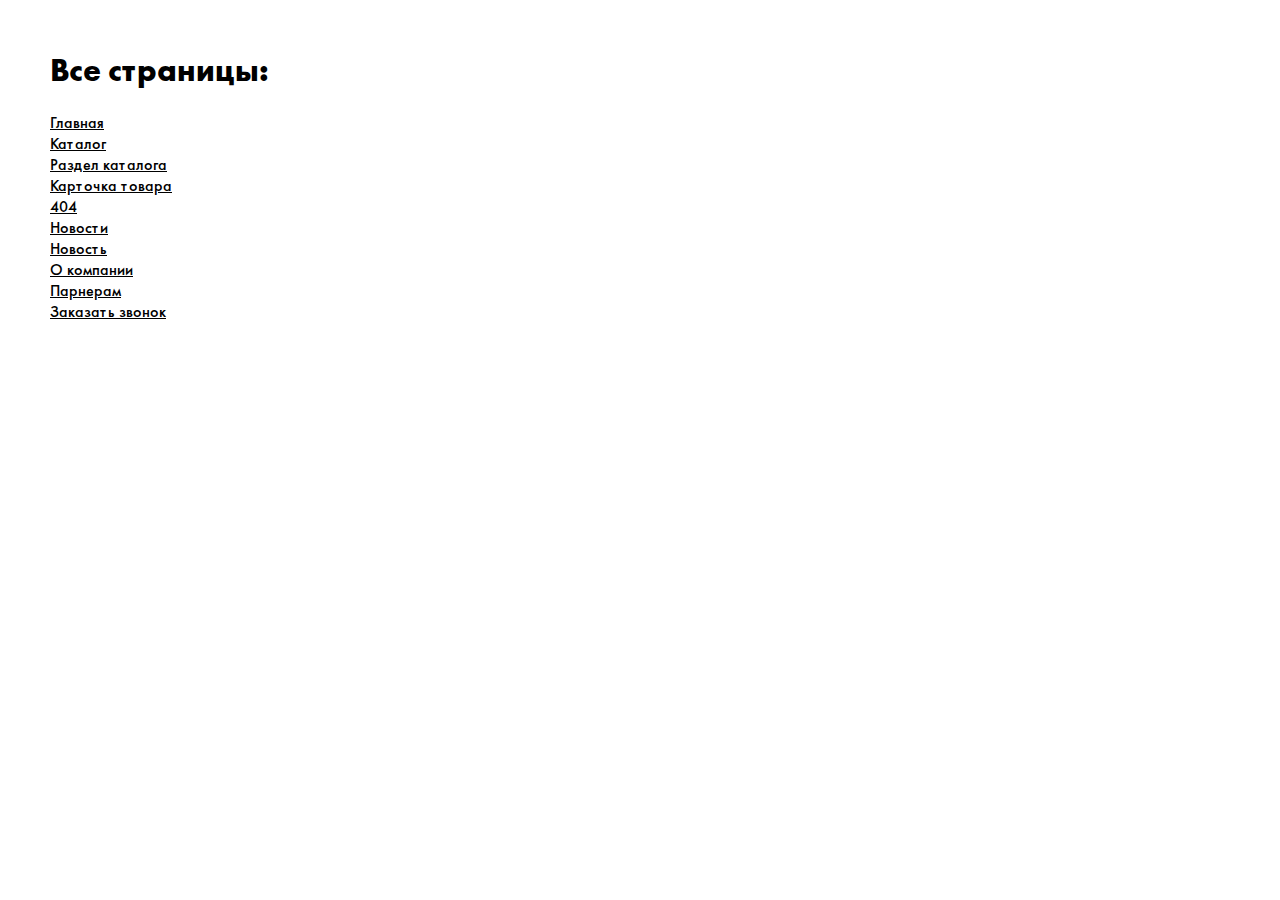
<file: index.html>
<!DOCTYPE html>
<html>

<head>
    <meta charset='UTF-8'>
    <meta name='viewport' content='width=device-width,user-scalable=no'>
    <title>Avrora</title>

    <link rel="icon" href="favicon.ico" type="image/x-icon" />
    <link rel="shortcut icon" href="favicon.ico" type="image/x-icon" />

    <link rel="stylesheet" type="text/css" href="fonts/icomoon/style.css">
    <link rel="stylesheet" type="text/css" href="fonts/stylesheet.css" />
    <link rel="stylesheet" type="text/css" href="css/selectric.css" />
    <link rel='stylesheet' type='text/css' href='css/slick.css'>
    <link rel='stylesheet' type='text/css' href='css/micromodal.css'>
    <link rel='stylesheet' type='text/css' href='css/fancybox.css'>
    <link rel='stylesheet' type='text/css' href='css/style.css'>

    <style>
        .allPages {
            padding: 50px;
        }

        a {
            display: table;
            text-decoration: underline;
        }
    </style>

</head>

<body>
    <div class="allPages">
        <h1>Все страницы:</h1>
        <br />
        <a href="main.html" target="_blank">Главная</a>
        <a href="catalog.html" target="_blank">Каталог</a>
        <a href="section.html" target="_blank">Раздел каталога</a>
        <a href="product.html" target="_blank">Карточка товара</a>
        <a href="404.html" target="_blank">404</a>
        <a href="news.html" target="_blank">Новости</a>
        <a href="new.html" target="_blank">Новость</a>
        <a href="about.html" target="_blank">О компании</a>
        <a href="partners.html" target="_blank">Парнерам</a>
        <a href="modals.html" target="_blank">Заказать звонок</a>
    </div>
</body>

<script type='text/javascript' src='js/jquery-3.6.0.min.js'></script>
<script type='text/javascript' src='js/jquery.selectric.min.js'></script>
<script type='text/javascript' src='js/slick.min.js'></script>
<script type='text/javascript' src='js/micromodal.min.js'></script>
<script type='text/javascript' src='js/fancybox.umd.js'></script>
<script type='text/javascript' src='js/script.js'></script>

</html>
</file>
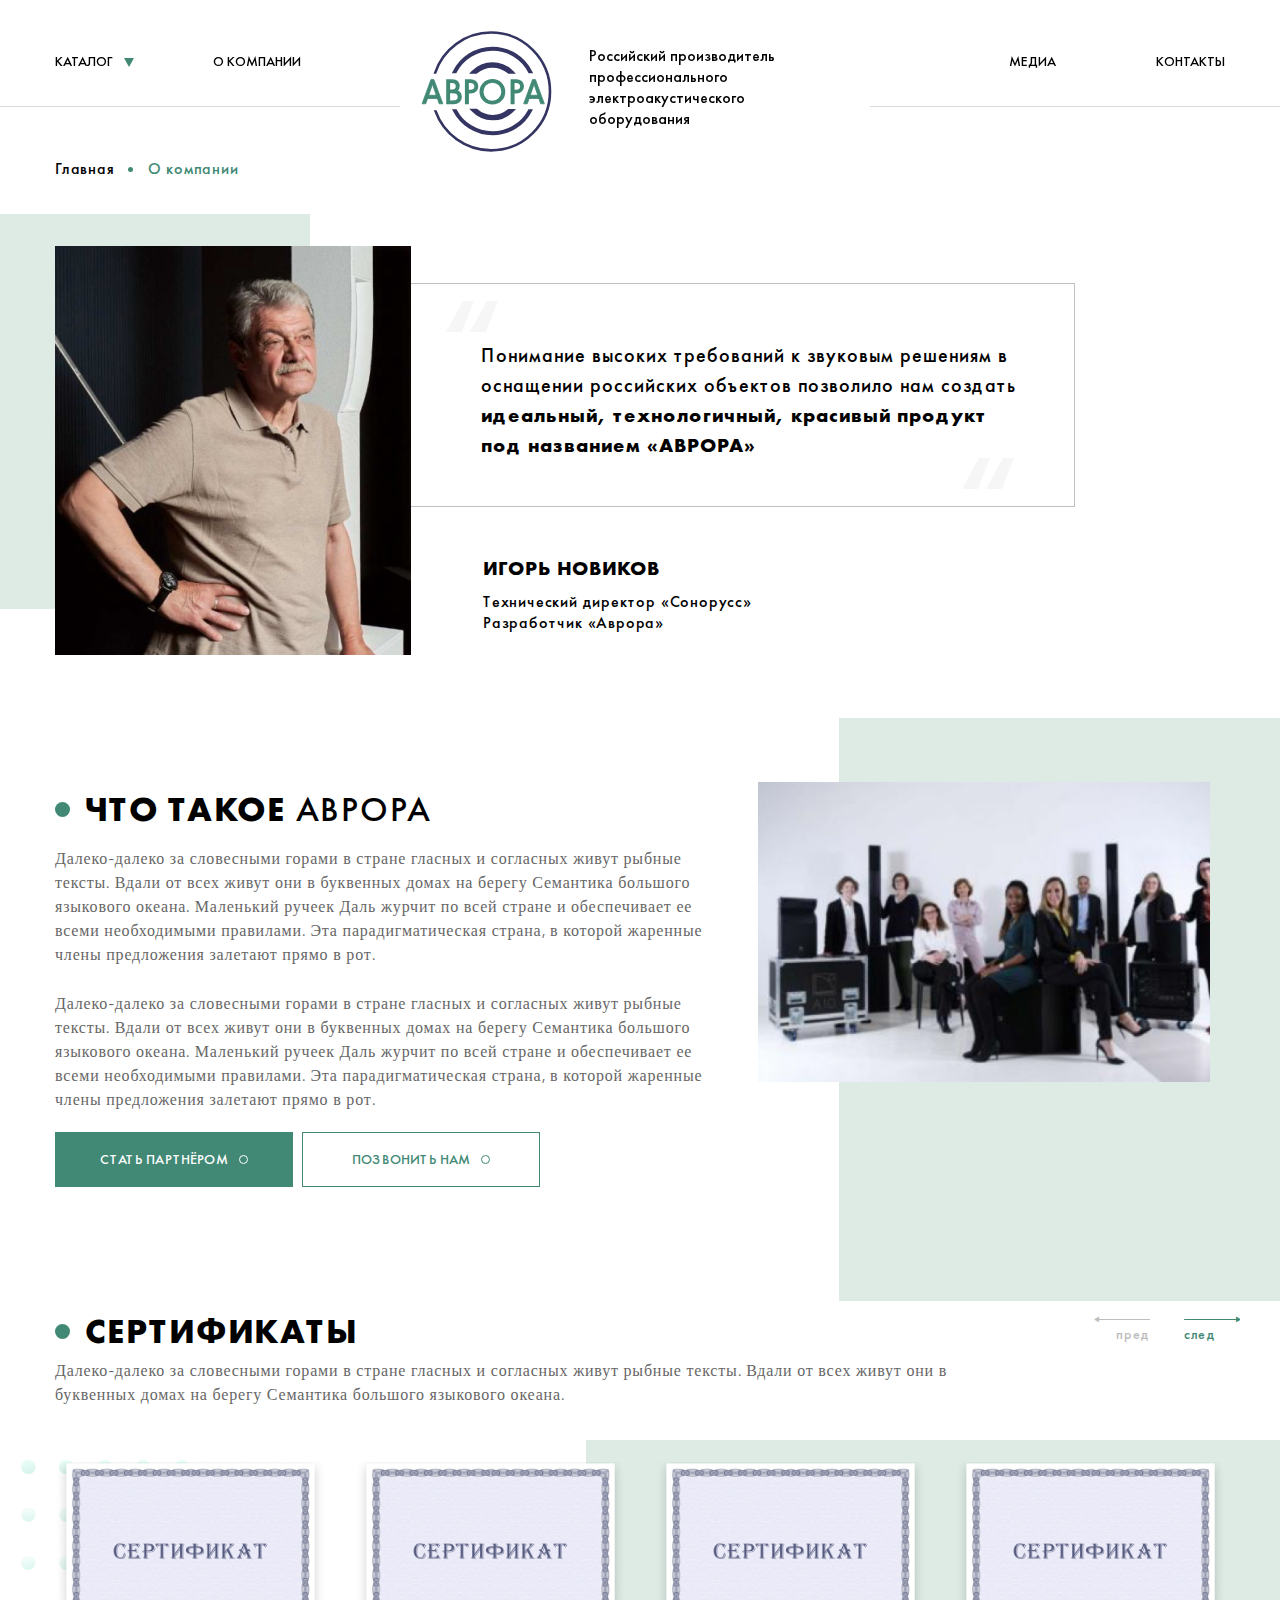
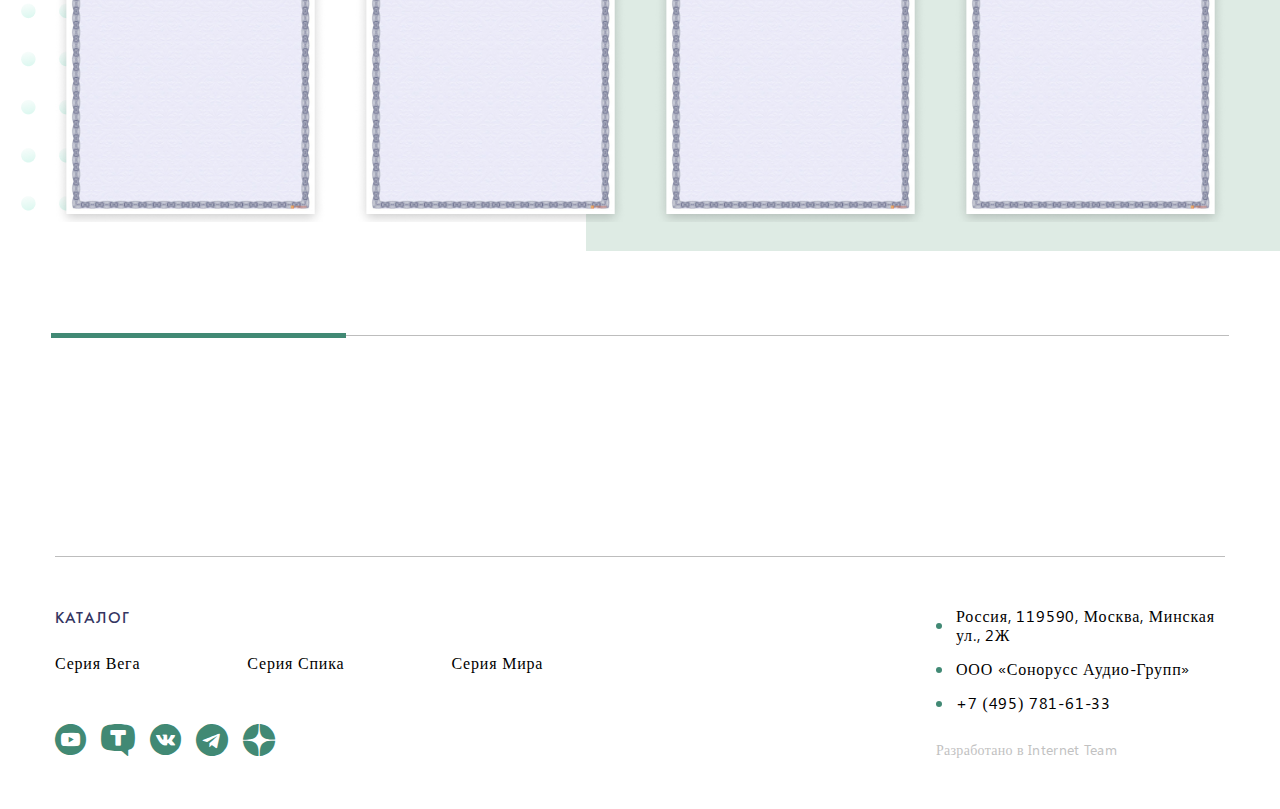
<file: about.html>
<!DOCTYPE html>
<html>

<head>
    <meta charset='UTF-8'>
    <meta name='viewport' content='width=device-width,user-scalable=no'>
    <title>О компании</title>

    <link rel="icon" href="favicon.ico" type="image/x-icon" />
    <link rel="shortcut icon" href="favicon.ico" type="image/x-icon" />

    <link rel="stylesheet" type="text/css" href="fonts/icomoon/style.css">
    <link rel="stylesheet" type="text/css" href="fonts/stylesheet.css" />
    <link rel="stylesheet" type="text/css" href="css/selectric.css" />
    <link rel='stylesheet' type='text/css' href='css/slick.css'>
    <link rel='stylesheet' type='text/css' href='css/micromodal.css'>
    <link rel='stylesheet' type='text/css' href='css/fancybox.css'>
    <link rel='stylesheet' type='text/css' href='css/style.css'>

</head>

<body>
    <div class="pageWrapper">
        <header class="header">
            <div class="container">
                <div class="headerContent">
                    <div class="logoWrapper">
                        <a href="#"></a>
                        <img src="img/logo.svg" alt="logo" class="notfixed">
                        <img src="img/logo-new.svg" alt="logo" class="fixed">
                        <span class="text">Российский производитель профессионального
                            электроакустического оборудования</span>
                    </div>
                    <nav class="menu">
                        <ul>
                            <li>
                                <a href="#" class="sub">Каталог</a>
                                <ul class="subMenu">
                                    <li><a href="#">Серия Вега</a></li>
                                    <li><a href="#">Серия Спика</a></li>
                                    <li><a href="#">Серия Мира</a></li>
                                </ul>
                            </li>
                            <li><a href="#">О компании</a></li>
                            <li><a href="#">медиа</a></li>
                            <li><a href="#">Контакты</a></li>
                        </ul>
                    </nav>
                    <button class="menuBurger">
                        <span class="line"></span>
                        <span class="line"></span>
                        <span class="line"></span>
                    </button>
                </div>
            </div>
        </header>
        <main class="main">
            <section class="breadСrumbs">
                <div class="container">
                    <ul>
                        <li><a href="#">Главная</a></li>
                        <li><span>О компании</span></li>
                    </ul>
                </div>
            </section>
            <section class="bossWrapper">
                <div class="container">
                    <div class="boss">
                        <div class="picture" style="background-image:url(img/boss.jpg)"></div>
                        <div class="quote">
                            Понимание высоких требований к звуковым решениям в оснащении российских объектов позволило
                            нам создать <strong>идеальный, технологичный, красивый продукт под названием
                                «АВРОРА»</strong>
                        </div>
                        <div class="bossName">
                            <span class="name">Игорь Новиков</span>
                            <span class="pos">Технический директор «Сонорусс»
                                Разработчик «Аврора»</span>
                        </div>
                    </div>
                </div>
            </section>
            <section class="aboutWrapper">
                <div class="container">
                    <div class="about">
                        <div class="aboutLeft">
                            <h2 class="blockTitle"><strong>Что такое</strong> Аврора</h2>
                            <div class="text">
                                <p>Далеко-далеко за словесными горами в стране гласных и согласных живут рыбные тексты.
                                    Вдали от всех живут они в буквенных домах на берегу Семантика большого языкового
                                    океана.
                                    Маленький ручеек Даль журчит по всей стране и обеспечивает ее всеми необходимыми
                                    правилами. Эта парадигматическая страна, в которой жаренные члены предложения
                                    залетают
                                    прямо в рот.</p>

                                <p>Далеко-далеко за словесными горами в стране гласных и согласных живут рыбные тексты.
                                    Вдали от всех живут они в буквенных домах на берегу Семантика большого языкового
                                    океана.
                                    Маленький ручеек Даль журчит по всей стране и обеспечивает ее всеми необходимыми
                                    правилами. Эта парадигматическая страна, в которой жаренные члены предложения
                                    залетают
                                    прямо в рот.</p>
                            </div>
                            <div class="controls">
                                <a href="#" class="btn btnGreen">стать партнёром</a>
                                <a href="#" class="btn btnFullGreen">позвонить нам</a>
                            </div>
                        </div>
                        <div class="aboutPicture" style="background-image: url(img/about4.jpg)"></div>
                    </div>
                </div>
            </section>
            <section class="sliderWrapper">
                <div class="container">
                    <div class="sliderBlock">
                        <div class="sliderTitle">
                            <h2 class="blockTitle"><strong>сертификаты</strong></h2>
                            <span class="desc">Далеко-далеко за словесными горами в стране гласных и согласных живут
                                рыбные тексты. Вдали от всех живут они в буквенных домах на берегу Семантика большого
                                языкового океана.</span>
                        </div>
                        <div class="sliderCertificate">
                            <div class="item" style="background-image: url(img/certificate.png)">
                                <a class="linkFancyBox" data-fancybox href="img/certificate.png"></a>
                            </div>
                            <div class="item" style="background-image: url(img/certificate.png)">
                                <a class="linkFancyBox" data-fancybox href="img/certificate.png"></a>
                            </div>
                            <div class="item" style="background-image: url(img/certificate.png)">
                                <a class="linkFancyBox" data-fancybox href="img/certificate.png"></a>
                            </div>
                            <div class="item" style="background-image: url(img/certificate.png)">
                                <a class="linkFancyBox" data-fancybox href="img/certificate.png"></a>
                            </div>

                            <div class="item" style="background-image: url(img/certificate.png)">
                                <a class="linkFancyBox" data-fancybox href="img/certificate.png"></a>
                            </div>
                            <div class="item" style="background-image: url(img/certificate.png)">
                                <a class="linkFancyBox" data-fancybox href="img/certificate.png"></a>
                            </div>
                            <div class="item" style="background-image: url(img/certificate.png)">
                                <a class="linkFancyBox" data-fancybox href="img/certificate.png"></a>
                            </div>
                            <div class="item" style="background-image: url(img/certificate.png)">
                                <a class="linkFancyBox" data-fancybox href="img/certificate.png"></a>
                            </div>

                            <div class="item" style="background-image: url(img/certificate.png)">
                                <a class="linkFancyBox" data-fancybox href="img/certificate.png"></a>
                            </div>
                            <div class="item" style="background-image: url(img/certificate.png)">
                                <a class="linkFancyBox" data-fancybox href="img/certificate.png"></a>
                            </div>
                            <div class="item" style="background-image: url(img/certificate.png)">
                                <a class="linkFancyBox" data-fancybox href="img/certificate.png"></a>
                            </div>
                            <div class="item" style="background-image: url(img/certificate.png)">
                                <a class="linkFancyBox" data-fancybox href="img/certificate.png"></a>
                            </div>

                            <div class="item" style="background-image: url(img/certificate.png)">
                                <a class="linkFancyBox" data-fancybox href="img/certificate.png"></a>
                            </div>
                            <div class="item" style="background-image: url(img/certificate.png)">
                                <a class="linkFancyBox" data-fancybox href="img/certificate.png"></a>
                            </div>
                            <div class="item" style="background-image: url(img/certificate.png)">
                                <a class="linkFancyBox" data-fancybox href="img/certificate.png"></a>
                            </div>
                            <div class="item" style="background-image: url(img/certificate.png)">
                                <a class="linkFancyBox" data-fancybox href="img/certificate.png"></a>
                            </div>
                        </div>
                    </div>
                    <div class="backGreenBlock bottom"></div>
                </div>
            </section>
        </main>
        <footer class="footer">
            <div class="container">
                <div class="footerContent">
                    <div class="footerLeft">
                        <span class="title">КАТАЛОГ</span>
                        <ul class="menuFooter">
                            <li><a href="#">Серия Вега</a></li>
                            <li><a href="#">Серия Спика</a></li>
                            <li><a href="#">Серия Мира</a></li>
                        </ul>
                        <ul class="social">
                            <li><a href="#"><span class="icon icon-youtube"></span></a></li>
                            <li><a href="#"><span class="icon icon-t"></span></a></li>
                            <li><a href="#"><span class="icon icon-vk"></span></a></li>
                            <li><a href="#"><span class="icon icon-telegram"></span></a></li>
                            <li><a href="#"><span class="icon icon-yandex"></span></a></li>
                        </ul>
                    </div>
                    <div class="footerRight">
                        <ul>
                            <li>Россия, 119590, Москва, Минская ул., 2Ж</li>
                            <li>ООО «Сонорусс Аудио-Групп»</li>
                            <li><a href="#">+7 (495) 781-61-33</a></li>
                        </ul>
                        <a href="#" class="infoTextWork">Разработано в Internet Team</a>
                    </div>
                </div>
            </div>
        </footer>
    </div>
</body>

<script type='text/javascript' src='js/jquery-3.6.0.min.js'></script>
<script type='text/javascript' src='js/jquery.selectric.min.js'></script>
<script type='text/javascript' src='js/slick.min.js'></script>
<script type='text/javascript' src='js/micromodal.min.js'></script>
<script type='text/javascript' src='js/fancybox.umd.js'></script>
<script type='text/javascript' src='js/jquery.inputmask.min.js'></script>
<script type='text/javascript' src='js/script.js'></script>

</html>
</file>
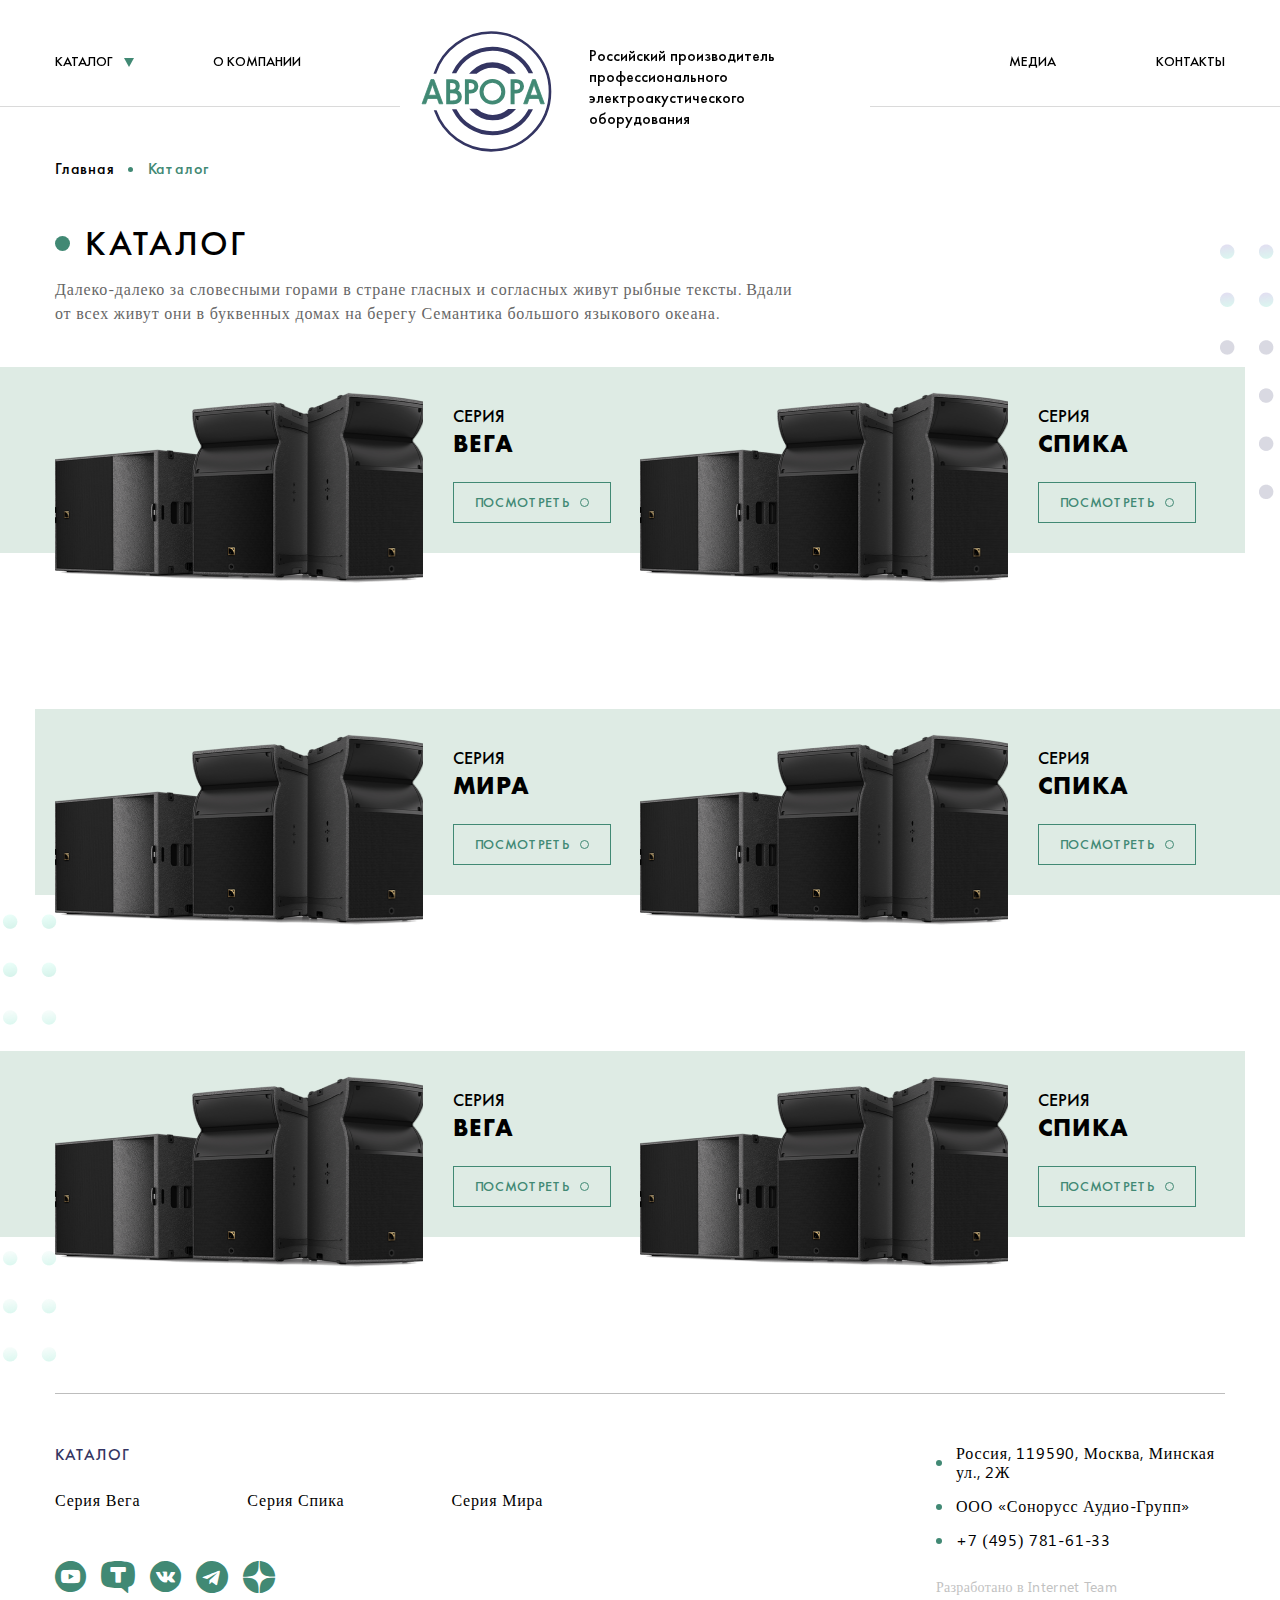
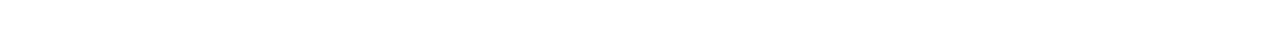
<file: catalog.html>
<!DOCTYPE html>
<html>

<head>
    <meta charset='UTF-8'>
    <meta name='viewport' content='width=device-width,user-scalable=no'>
    <title>Каталог</title>

    <link rel="icon" href="favicon.ico" type="image/x-icon" />
    <link rel="shortcut icon" href="favicon.ico" type="image/x-icon" />

    <link rel="stylesheet" type="text/css" href="fonts/icomoon/style.css">
    <link rel="stylesheet" type="text/css" href="fonts/stylesheet.css" />
    <link rel="stylesheet" type="text/css" href="css/selectric.css" />
    <link rel='stylesheet' type='text/css' href='css/slick.css'>
    <link rel='stylesheet' type='text/css' href='css/micromodal.css'>
    <link rel='stylesheet' type='text/css' href='css/fancybox.css'>
    <link rel='stylesheet' type='text/css' href='css/style.css'>

</head>

<body>
    <div class="pageWrapper">
        <header class="header">
            <div class="container">
                <div class="headerContent">
                    <div class="logoWrapper">
                        <a href="#"></a>
                        <img src="img/logo.svg" alt="logo" class="notfixed">
                        <img src="img/logo-new.svg" alt="logo" class="fixed">
                        <span class="text">Российский производитель профессионального
                            электроакустического оборудования</span>
                    </div>
                    <nav class="menu">
                        <ul>
                            <li>
                                <a href="#" class="sub">Каталог</a>
                                <ul class="subMenu">
                                    <li><a href="#">Серия Вега</a></li>
                                    <li><a href="#">Серия Спика</a></li>
                                    <li><a href="#">Серия Мира</a></li>
                                </ul>
                            </li>
                            <li><a href="#">О компании</a></li>
                            <li><a href="#">медиа</a></li>
                            <li><a href="#">Контакты</a></li>
                        </ul>
                    </nav>
                    <button class="menuBurger">
                        <span class="line"></span>
                        <span class="line"></span>
                        <span class="line"></span>
                    </button>
                </div>
            </div>
        </header>
        <main class="main">
            <section class="breadСrumbs">
                <div class="container">
                    <ul>
                        <li><a href="#">Главная</a></li>
                        <li><span>Каталог</span></li>
                    </ul>
                </div>
            </section>
            <section class="titleBlockWrapper">
                <div class="container">
                    <div class="titleBlock">
                        <h2 class="blockTitle">каталог</h2>
                        <span class="desc">Далеко-далеко за словесными горами в стране гласных и согласных живут рыбные
                            тексты. Вдали от всех живут они в буквенных домах на берегу Семантика большого языкового
                            океана.</span>
                    </div>
                </div>
            </section>
            <section class="catalogWrapper">
                <div class="container">
                    <div class="catalog">
                        <div class="item">
                            <div class="picture" style="background-image: url(img/product1.png)"></div>
                            <div class="info">
                                <span class="name">серия <strong>вега</strong></span>
                                <a href="#" class="btn btnFullGreen">ПОСМОТРЕТЬ</a>
                            </div>
                        </div>
                        <div class="item">
                            <div class="picture" style="background-image: url(img/product1.png)"></div>
                            <div class="info">
                                <span class="name">серия <strong>спика</strong></span>
                                <a href="#" class="btn btnFullGreen">ПОСМОТРЕТЬ</a>
                            </div>
                        </div>
                        <div class="item">
                            <div class="picture" style="background-image: url(img/product1.png)"></div>
                            <div class="info">
                                <span class="name">серия <strong>мира</strong></span>
                                <a href="#" class="btn btnFullGreen">ПОСМОТРЕТЬ</a>
                            </div>
                        </div>
                        <div class="item">
                            <div class="picture" style="background-image: url(img/product1.png)"></div>
                            <div class="info">
                                <span class="name">серия <strong>спика</strong></span>
                                <a href="#" class="btn btnFullGreen">ПОСМОТРЕТЬ</a>
                            </div>
                        </div>
                        <div class="item">
                            <div class="picture" style="background-image: url(img/product1.png)"></div>
                            <div class="info">
                                <span class="name">серия <strong>вега</strong></span>
                                <a href="#" class="btn btnFullGreen">ПОСМОТРЕТЬ</a>
                            </div>
                        </div>
                        <div class="item">
                            <div class="picture" style="background-image: url(img/product1.png)"></div>
                            <div class="info">
                                <span class="name">серия <strong>спика</strong></span>
                                <a href="#" class="btn btnFullGreen">ПОСМОТРЕТЬ</a>
                            </div>
                        </div>
                    </div>
                </div>
            </section>
        </main>
        <footer class="footer">
            <div class="container">
                <div class="footerContent">
                    <div class="footerLeft">
                        <span class="title">КАТАЛОГ</span>
                        <ul class="menuFooter">
                            <li><a href="#">Серия Вега</a></li>
                            <li><a href="#">Серия Спика</a></li>
                            <li><a href="#">Серия Мира</a></li>
                        </ul>
                        <ul class="social">
                            <li><a href="#"><span class="icon icon-youtube"></span></a></li>
                            <li><a href="#"><span class="icon icon-t"></span></a></li>
                            <li><a href="#"><span class="icon icon-vk"></span></a></li>
                            <li><a href="#"><span class="icon icon-telegram"></span></a></li>
                            <li><a href="#"><span class="icon icon-yandex"></span></a></li>
                        </ul>
                    </div>
                    <div class="footerRight">
                        <ul>
                            <li>Россия, 119590, Москва, Минская ул., 2Ж</li>
                            <li>ООО «Сонорусс Аудио-Групп»</li>
                            <li><a href="#">+7 (495) 781-61-33</a></li>
                        </ul>
                        <a href="#" class="infoTextWork">Разработано в Internet Team</a>
                    </div>
                </div>
            </div>
        </footer>
    </div>
</body>

<script type='text/javascript' src='js/jquery-3.6.0.min.js'></script>
<script type='text/javascript' src='js/jquery.selectric.min.js'></script>
<script type='text/javascript' src='js/slick.min.js'></script>
<script type='text/javascript' src='js/micromodal.min.js'></script>
<script type='text/javascript' src='js/fancybox.umd.js'></script>
<script type='text/javascript' src='js/jquery.inputmask.min.js'></script>
<script type='text/javascript' src='js/script.js'></script>

</html>
</file>
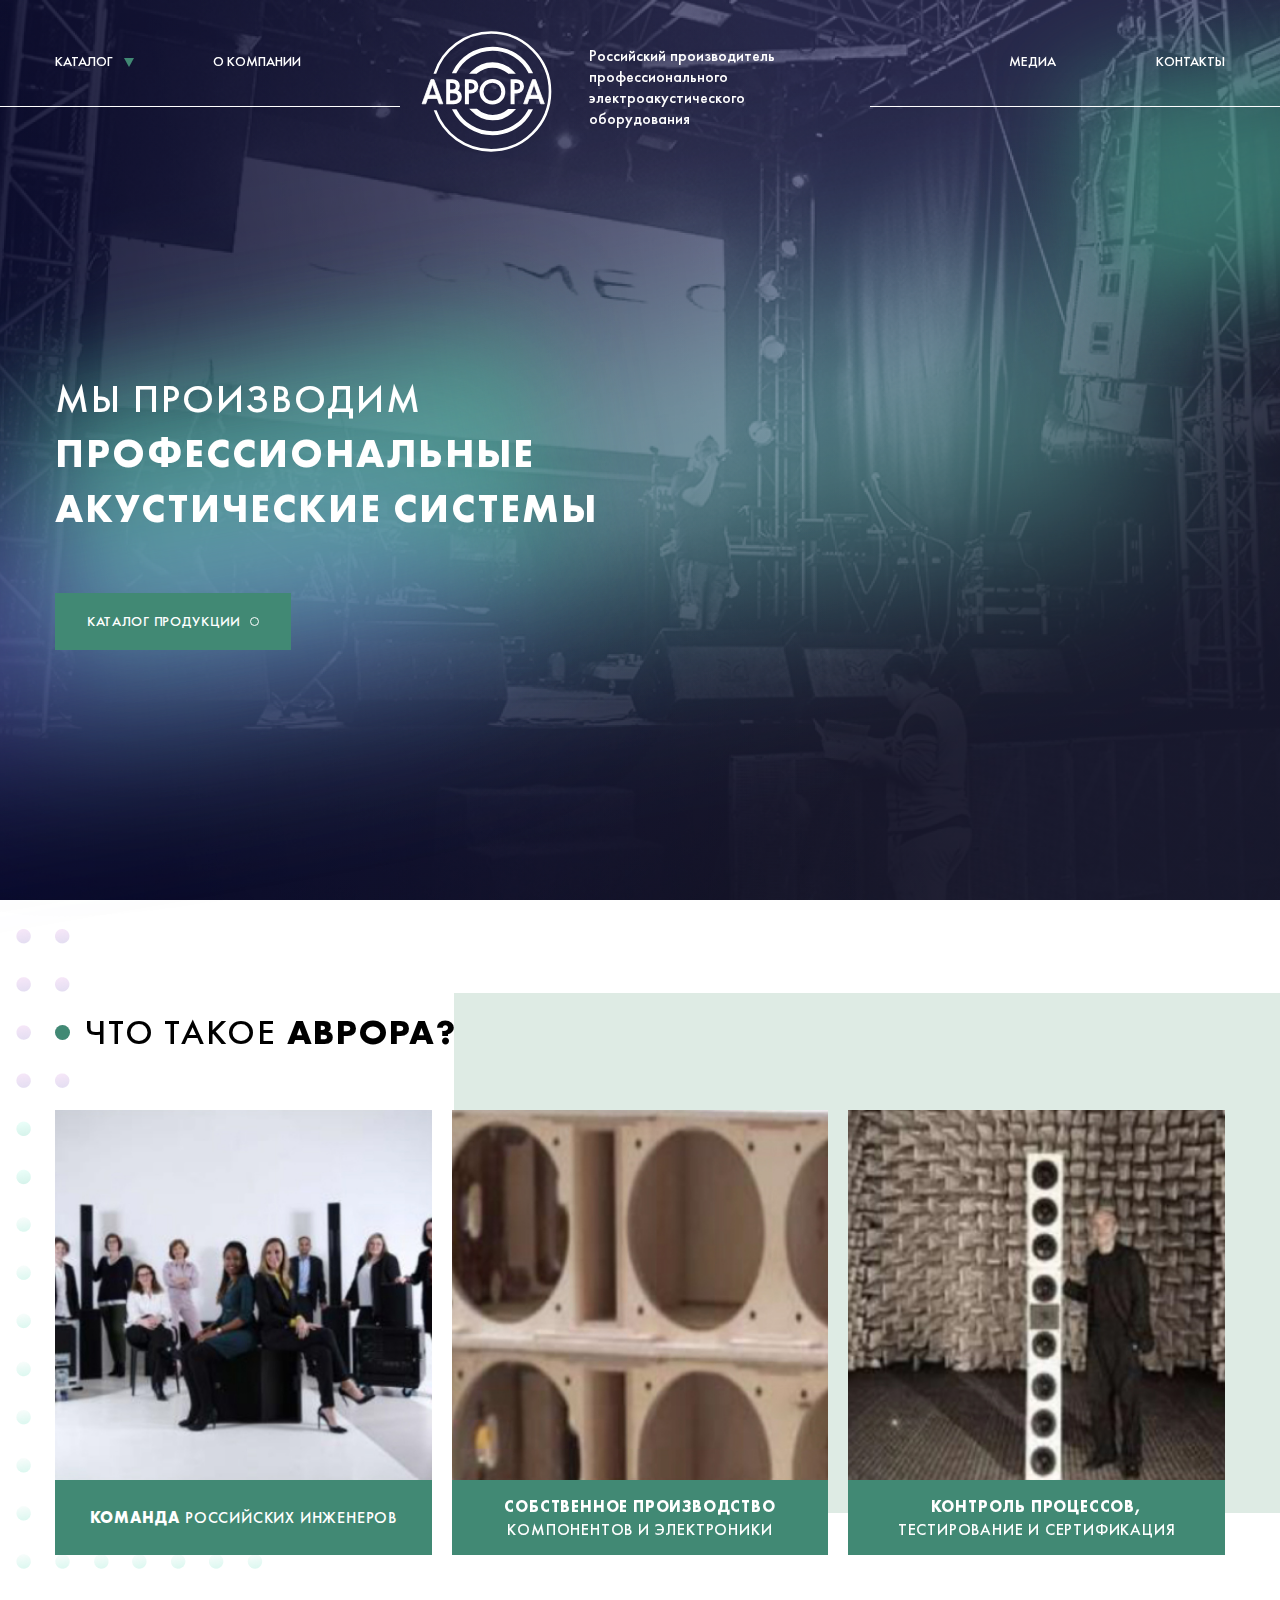
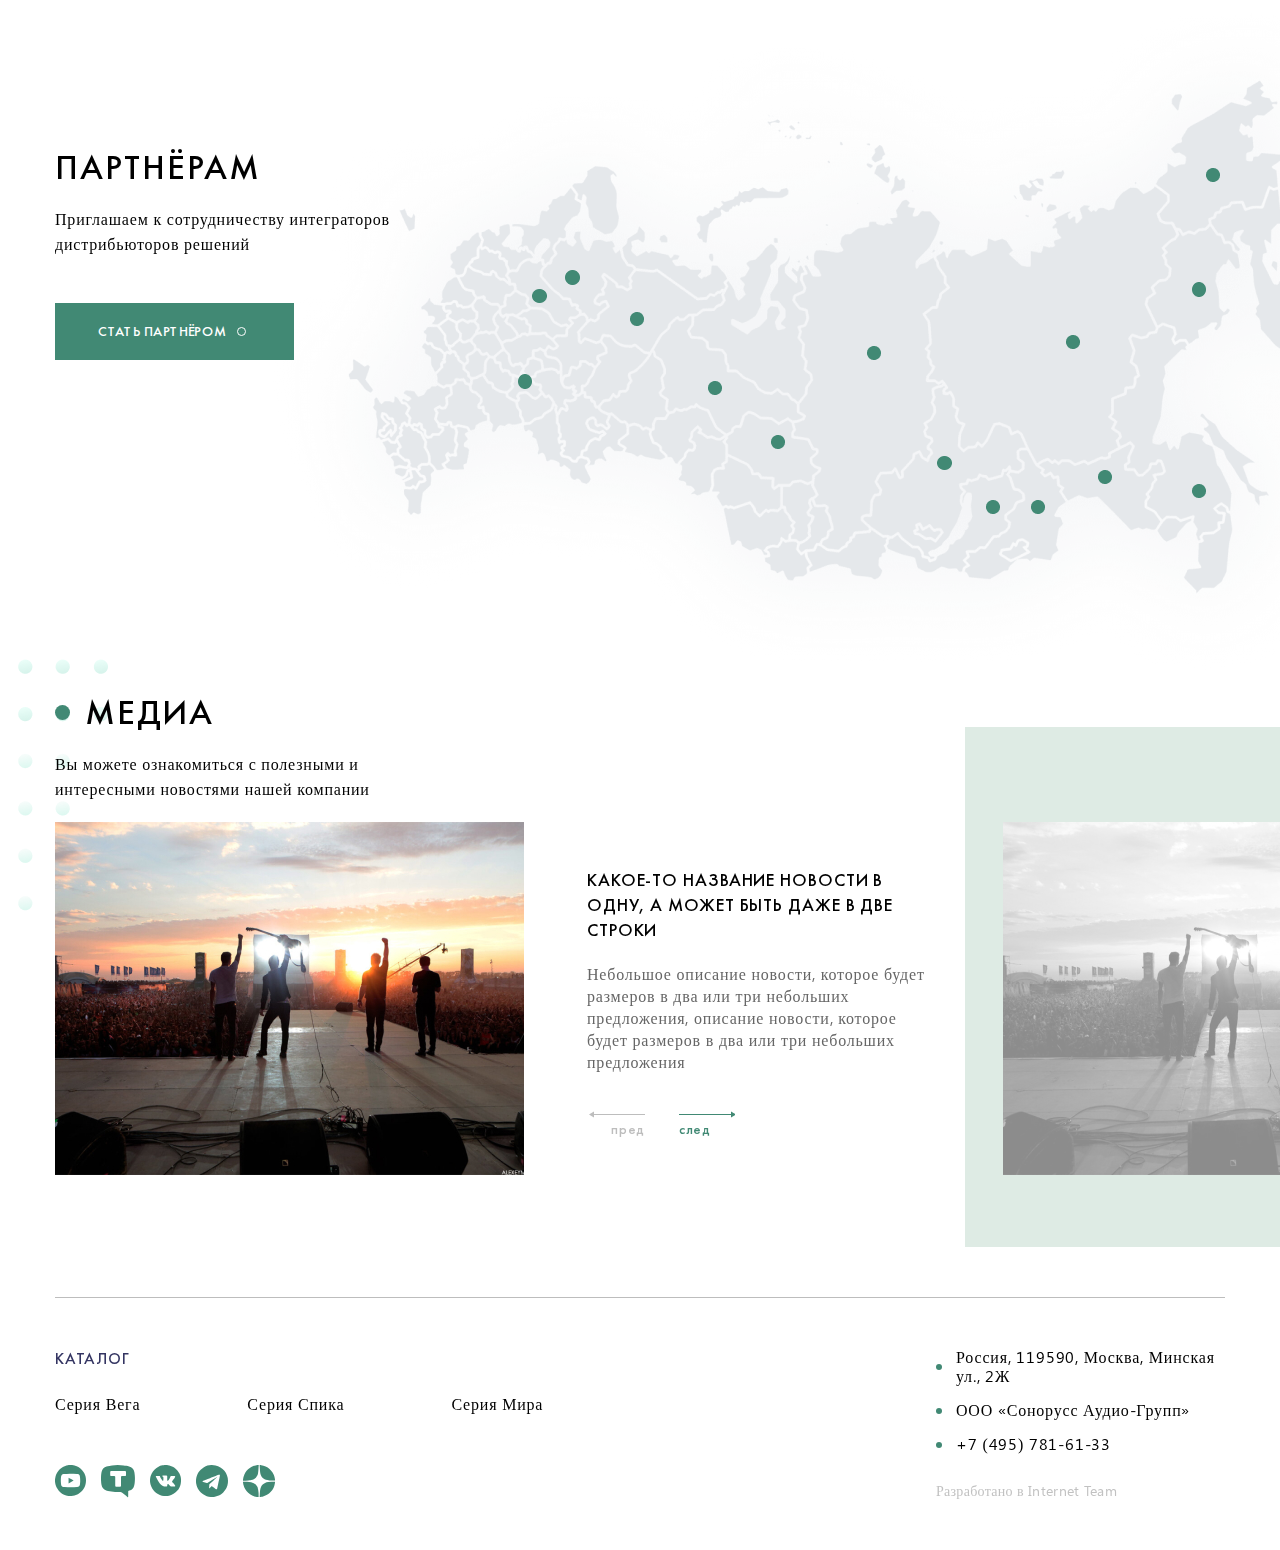
<file: main.html>
<!DOCTYPE html>
<html>

<head>
    <meta charset='UTF-8'>
    <meta name='viewport' content='width=device-width,user-scalable=no'>
    <title>Главная</title>

    <link rel="icon" href="favicon.ico" type="image/x-icon" />
    <link rel="shortcut icon" href="favicon.ico" type="image/x-icon" />

    <link rel="stylesheet" type="text/css" href="fonts/icomoon/style.css">
    <link rel="stylesheet" type="text/css" href="fonts/stylesheet.css" />
    <link rel="stylesheet" type="text/css" href="css/selectric.css" />
    <link rel='stylesheet' type='text/css' href='css/slick.css'>
    <link rel='stylesheet' type='text/css' href='css/micromodal.css'>
    <link rel='stylesheet' type='text/css' href='css/fancybox.css'>
    <link rel='stylesheet' type='text/css' href='css/style.css'>

</head>

<body>
    <div class="pageWrapper main">
        <header class="header">
            <div class="container">
                <div class="headerContent">
                    <div class="logoWrapper">
                        <a href="#"></a>
                        <img src="img/logo.svg" alt="logo" class="notfixed">
                        <img src="img/logo-new.svg" alt="logo" class="fixed">
                        <span class="text">Российский производитель профессионального
                            электроакустического оборудования</span>
                    </div>
                    <nav class="menu">
                        <ul>
                            <li>
                                <a href="#" class="sub">Каталог</a>
                                <ul class="subMenu">
                                    <li><a href="#">Серия Вега</a></li>
                                    <li><a href="#">Серия Спика</a></li>
                                    <li><a href="#">Серия Мира</a></li>
                                </ul>
                            </li>
                            <li><a href="#">О компании</a></li>
                            <li><a href="#">медиа</a></li>
                            <li><a href="#">Контакты</a></li>
                        </ul>
                    </nav>
                    <button class="menuBurger">
                        <span class="line"></span>
                        <span class="line"></span>
                        <span class="line"></span>
                    </button>
                </div>
            </div>
        </header>
        <main class="main">
            <section class="grettingsWrapper">
                <div class="container">
                    <div class="grettings">
                        <h1 class="pageTitle">Мы производим <strong>профессиональные акустические системы</strong></h1>
                        <a href="#" class="btn btnGreen">Каталог продукции</a>
                    </div>
                    <div class="picture" style="background-image: url(img/grettings.jpg)"></div>
                    <div class="backGradient"></div>
                </div>
            </section>
            <section class="aboutMainWrapper">
                <div class="container">
                    <div class="aboutMain">
                        <h2 class="blockTitle">что такое <strong>аврора?</strong></h2>
                        <div class="aboutList">
                            <div class="item">
                                <a href="#"></a>
                                <div class="picture" style="background-image: url(img/about1.jpg)"></div>
                                <div class="text">
                                    <span class="name"><strong>команда</strong> российских инженеров</span>
                                </div>
                            </div>
                            <div class="item">
                                <a href="#"></a>
                                <div class="picture" style="background-image: url(img/about2.jpg)"></div>
                                <div class="text">
                                    <span class="name"><strong>собственное производство<br> </strong> компонентов и
                                        электроники</span>
                                </div>
                            </div>
                            <div class="item">
                                <a href="#"></a>
                                <div class="picture" style="background-image: url(img/about3.jpg)"></div>
                                <div class="text">
                                    <span class="name"><strong>Контроль процессов,<br> </strong> тестирование и
                                        сертификация</span>
                                </div>
                            </div>
                        </div>
                    </div>
                </div>
            </section>
            <section class="partnerMainWrapper">
                <div class="container">
                    <div class="partnerMain">
                        <h2 class="capTitle">ПАРТНЁРАМ</h2>
                        <span class="text">Приглашаем к сотрудничеству интеграторов дистрибьюторов решений</span>
                        <a href="#" class="btn btnGreen">стать партнёром</a>
                    </div>
                    <div class="planet" style="background-image: url(img/earth.png)"></div>
                </div>
            </section>
            <section class="madiaMainWrapper">
                <div class="container">
                    <div class="mediaMain">
                        <h2 class="blockTitle">медиа</h2>
                        <span class="desc">Вы можете ознакомиться с полезными
                            и интересными новостями нашей компании</span>
                        <div class="sliderMedia">
                            <div class="item">
                                <div class="picture" style="background-image: url(img/pic-media.jpg)"><a href="#"></a></div>
                                <div class="text">
                                    <a href="#" class="cap">Какое-то название новости
                                        в одну, а может быть даже
                                        в две строки</a>
                                    <span class="txt">Небольшое описание новости, которое будет размеров в два или три
                                        небольших предложения, описание новости, которое будет размеров в два или три
                                        небольших предложения</span>
                                </div>
                            </div>
                            <div class="item">
                                <div class="picture" style="background-image: url(img/pic-media.jpg)"><a href="#"></a></div>
                                <div class="text">
                                    <a href="#" class="cap">Какое-то название новости
                                        в одну, а может быть даже
                                        в две строки</a>
                                    <span class="txt">Небольшое описание новости, которое будет размеров в два или три
                                        небольших предложения, описание новости, которое будет размеров в два или три
                                        небольших предложения</span>
                                </div>
                            </div>
                            <div class="item">
                                <div class="picture" style="background-image: url(img/pic-media.jpg)"><a href="#"></a></div>
                                <div class="text">
                                    <a href="#" class="cap">Какое-то название новости
                                        в одну, а может быть даже
                                        в две строки</a>
                                    <span class="txt">Небольшое описание новости, которое будет размеров в два или три
                                        небольших предложения, описание новости, которое будет размеров в два или три
                                        небольших предложения</span>
                                </div>
                            </div>
                        </div>
                    </div>
                </div>
            </section>
        </main>
        <footer class="footer">
            <div class="container">
                <div class="footerContent">
                    <div class="footerLeft">
                        <span class="title">КАТАЛОГ</span>
                        <ul class="menuFooter">
                            <li><a href="#">Серия Вега</a></li>
                            <li><a href="#">Серия Спика</a></li>
                            <li><a href="#">Серия Мира</a></li>
                        </ul>
                        <ul class="social">
                            <li><a href="#"><span class="icon icon-youtube"></span></a></li>
                            <li><a href="#"><span class="icon icon-t"></span></a></li>
                            <li><a href="#"><span class="icon icon-vk"></span></a></li>
                            <li><a href="#"><span class="icon icon-telegram"></span></a></li>
                            <li><a href="#"><span class="icon icon-yandex"></span></a></li>
                        </ul>
                    </div>
                    <div class="footerRight">
                        <ul>
                            <li>Россия, 119590, Москва, Минская ул., 2Ж</li>
                            <li>ООО «Сонорусс Аудио-Групп»</li>
                            <li><a href="#">+7 (495) 781-61-33</a></li>
                        </ul>
                        <a href="#" class="infoTextWork">Разработано в Internet Team</a>
                    </div>
                </div>
            </div>
        </footer>
    </div>
</body>

<script type='text/javascript' src='js/jquery-3.6.0.min.js'></script>
<script type='text/javascript' src='js/jquery.selectric.min.js'></script>
<script type='text/javascript' src='js/slick.min.js'></script>
<script type='text/javascript' src='js/micromodal.min.js'></script>
<script type='text/javascript' src='js/fancybox.umd.js'></script>
<script type='text/javascript' src='js/jquery.inputmask.min.js'></script>
<script type='text/javascript' src='js/script.js'></script>

</html>
</file>
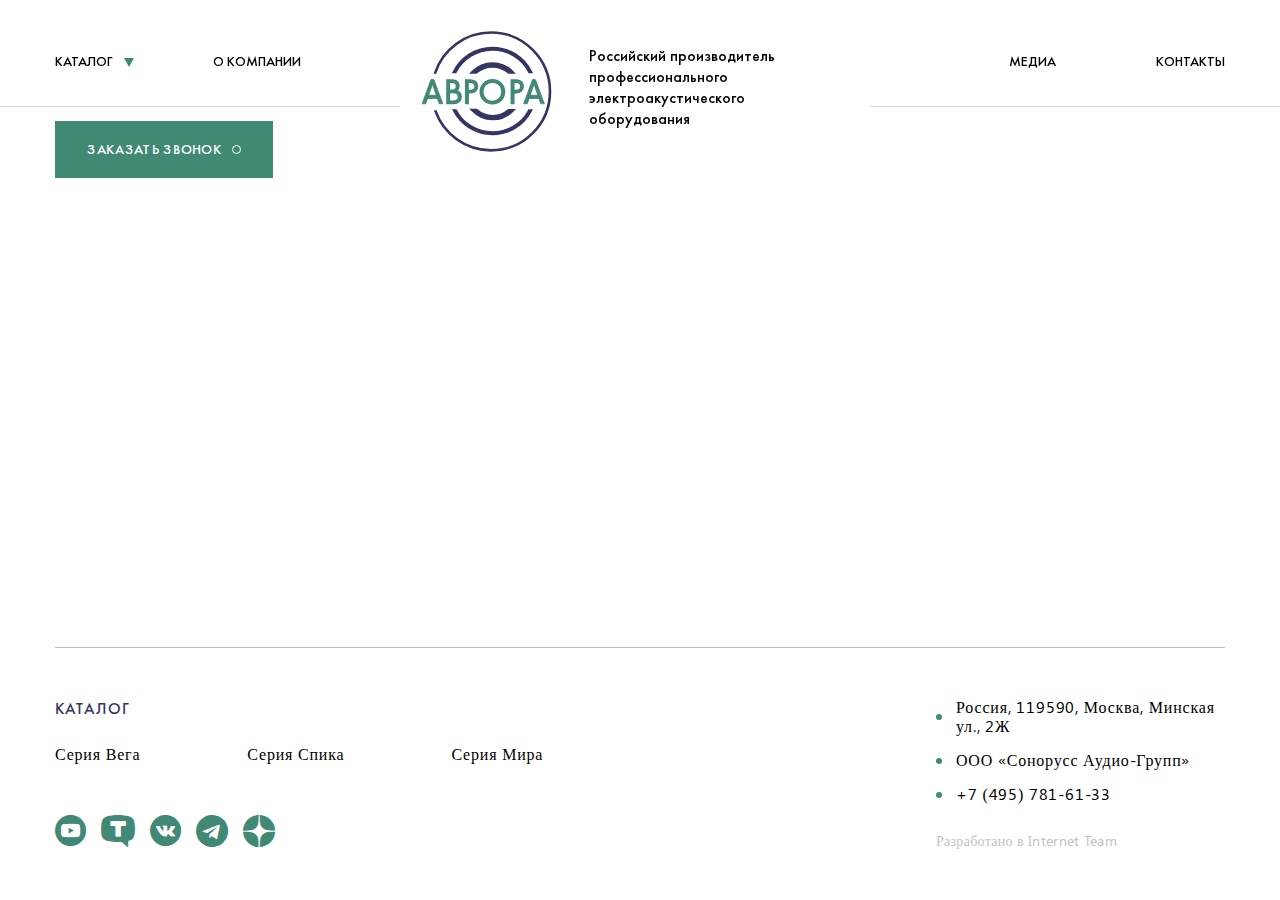
<file: modals.html>
<!DOCTYPE html>
<html>

<head>
    <meta charset='UTF-8'>
    <meta name='viewport' content='width=device-width,user-scalable=no'>
    <title>Модальные окна</title>

    <link rel="icon" href="favicon.ico" type="image/x-icon" />
    <link rel="shortcut icon" href="favicon.ico" type="image/x-icon" />

    <link rel="stylesheet" type="text/css" href="fonts/icomoon/style.css">
    <link rel="stylesheet" type="text/css" href="fonts/stylesheet.css" />
    <link rel="stylesheet" type="text/css" href="css/selectric.css" />
    <link rel='stylesheet' type='text/css' href='css/slick.css'>
    <link rel='stylesheet' type='text/css' href='css/micromodal.css'>
    <link rel='stylesheet' type='text/css' href='css/fancybox.css'>
    <link rel='stylesheet' type='text/css' href='css/style.css'>

</head>

<body>
    <div class="pageWrapper">
        <header class="header">
            <div class="container">
                <div class="headerContent">
                    <div class="logoWrapper">
                        <a href="#"></a>
                        <img src="img/logo.svg" alt="logo" class="notfixed">
                        <img src="img/logo-new.svg" alt="logo" class="fixed">
                        <span class="text">Российский производитель профессионального
                            электроакустического оборудования</span>
                    </div>
                    <nav class="menu">
                        <ul>
                            <li>
                                <a href="#" class="sub">Каталог</a>
                                <ul class="subMenu">
                                    <li><a href="#">Серия Вега</a></li>
                                    <li><a href="#">Серия Спика</a></li>
                                    <li><a href="#">Серия Мира</a></li>
                                </ul>
                            </li>
                            <li><a href="#">О компании</a></li>
                            <li><a href="#">медиа</a></li>
                            <li><a href="#">Контакты</a></li>
                        </ul>
                    </nav>
                    <button class="menuBurger">
                        <span class="line"></span>
                        <span class="line"></span>
                        <span class="line"></span>
                    </button>
                </div>
            </div>
        </header>
        <main class="main">
            <div class="container">
                <button class="btn btnGreen" data-custom-open="modalCall">заказать звонок</button>
            </div>
        </main>
        <footer class="footer">
            <div class="container">
                <div class="footerContent">
                    <div class="footerLeft">
                        <span class="title">КАТАЛОГ</span>
                        <ul class="menuFooter">
                            <li><a href="#">Серия Вега</a></li>
                            <li><a href="#">Серия Спика</a></li>
                            <li><a href="#">Серия Мира</a></li>
                        </ul>
                        <ul class="social">
                            <li><a href="#"><span class="icon icon-youtube"></span></a></li>
                            <li><a href="#"><span class="icon icon-t"></span></a></li>
                            <li><a href="#"><span class="icon icon-vk"></span></a></li>
                            <li><a href="#"><span class="icon icon-telegram"></span></a></li>
                            <li><a href="#"><span class="icon icon-yandex"></span></a></li>
                        </ul>
                    </div>
                    <div class="footerRight">
                        <ul>
                            <li>Россия, 119590, Москва, Минская ул., 2Ж</li>
                            <li>ООО «Сонорусс Аудио-Групп»</li>
                            <li><a href="#">+7 (495) 781-61-33</a></li>
                        </ul>
                        <a href="#" class="infoTextWork">Разработано в Internet Team</a>
                    </div>
                </div>
            </div>
        </footer>
        <div class="micromodal-slide modal" id="modalCall" aria-hidden="true">
            <div class="modal__overlay" tabindex="-1" data-micromodal-close="">
                <div class="modal__container" role="dialog" aria-modal="true" aria-labelledby="modalCall-title">
                    <button class="modal__close" aria-label="Close modal" data-micromodal-close="">
                        <span></span>
                        <span></span>
                    </button>
                    <div class="modal__content" id="modalCall-content">
                        <form class="modalBlock">
                            <h2 class="cap">заказать <strong>звонок</strong></h2>
                            <div class="inputList">
                                <div class="inputWrapper">
                                    <input type="text" placeholder="Имя">
                                </div>
                                <div class="inputWrapper">
                                    <input type="email" placeholder="E-mail">
                                </div>
                                <div class="inputWrapper">
                                    <input type="email" placeholder="Телефон">
                                </div>
                            </div>
                            <div class="checkBlock">
                                <input type="checkbox" id="personal">
                                <label for="personal">Я согласен на обработку <a href="#">персональных
                                        данных</a></label>
                            </div>
                            <div class="controls">
                                <button type="submit" class="btn btnGreen">отправить</button>
                            </div>
                        </form>
                    </div>
                </div>
            </div>
        </div>
    </div>
</body>

<script type='text/javascript' src='js/jquery-3.6.0.min.js'></script>
<script type='text/javascript' src='js/jquery.selectric.min.js'></script>
<script type='text/javascript' src='js/slick.min.js'></script>
<script type='text/javascript' src='js/micromodal.min.js'></script>
<script type='text/javascript' src='js/fancybox.umd.js'></script>
<script type='text/javascript' src='js/jquery.inputmask.min.js'></script>
<script type='text/javascript' src='js/script.js'></script>

</html>
</file>
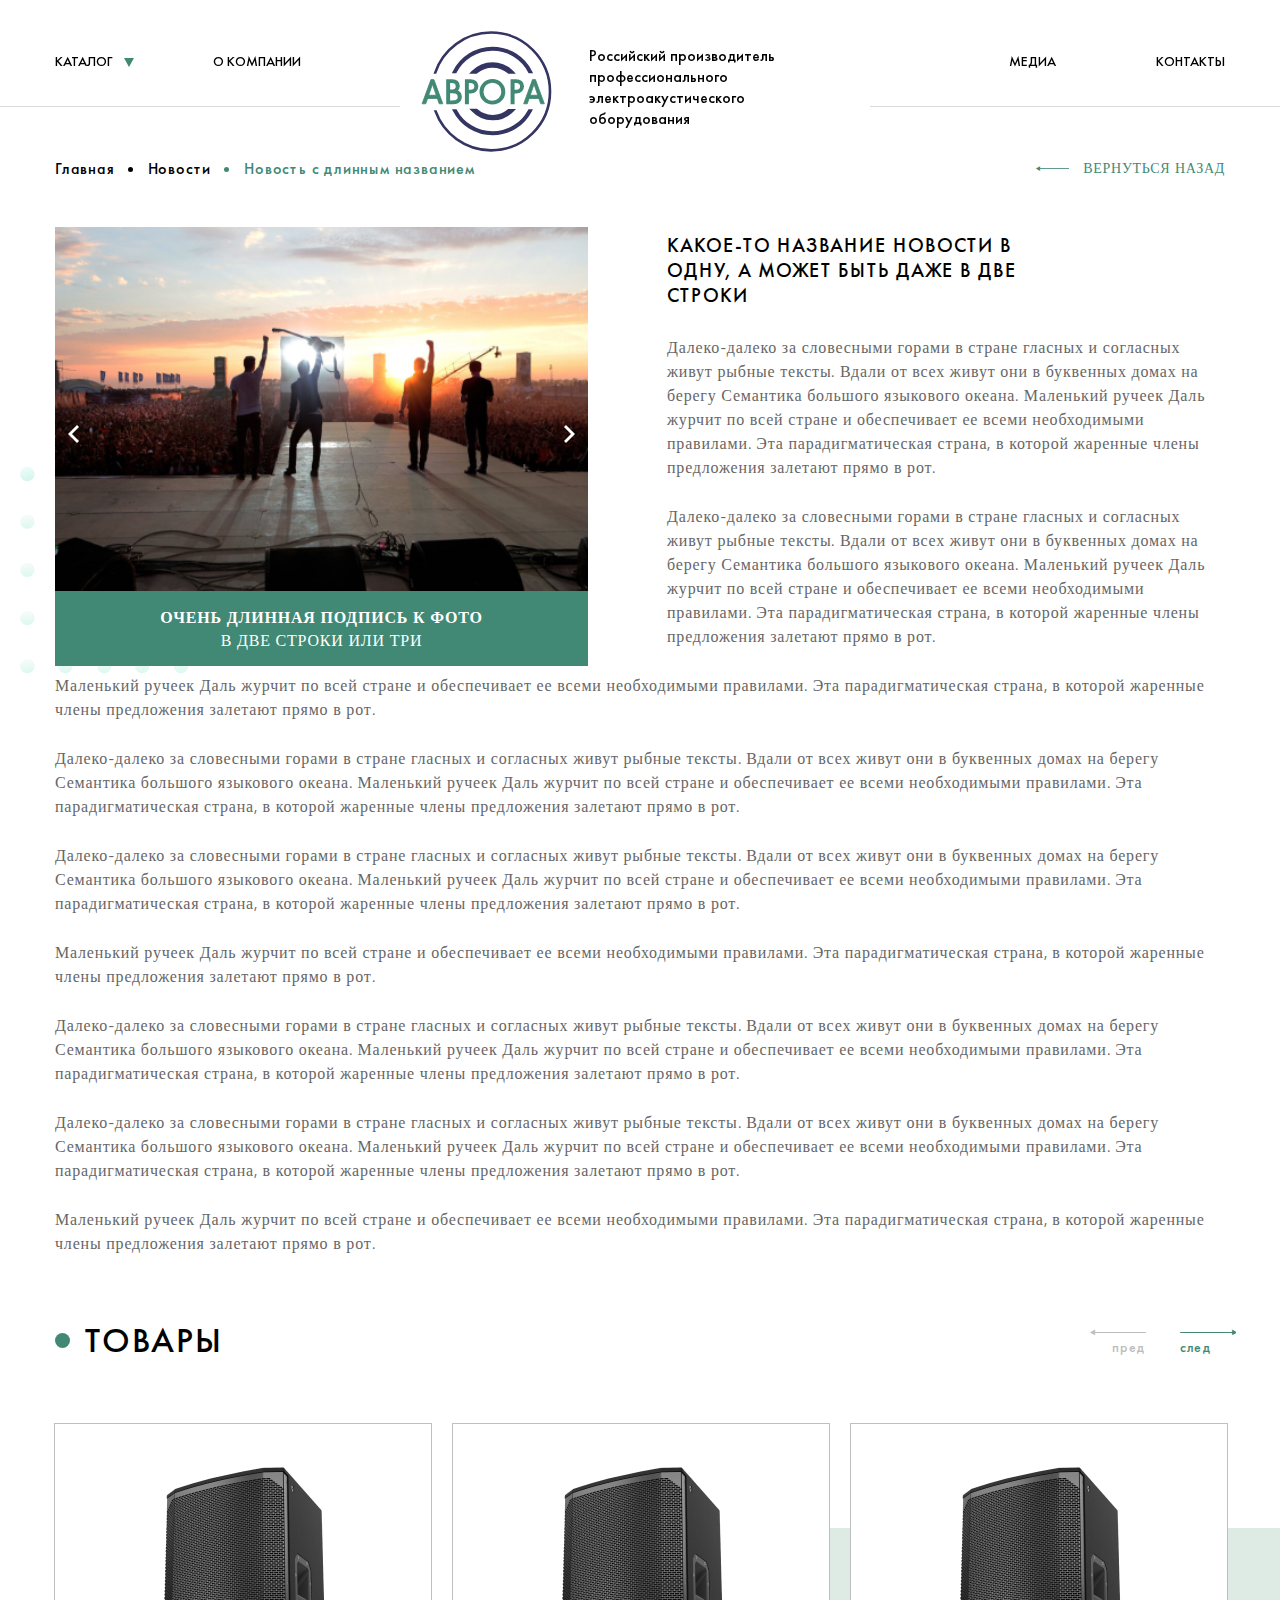
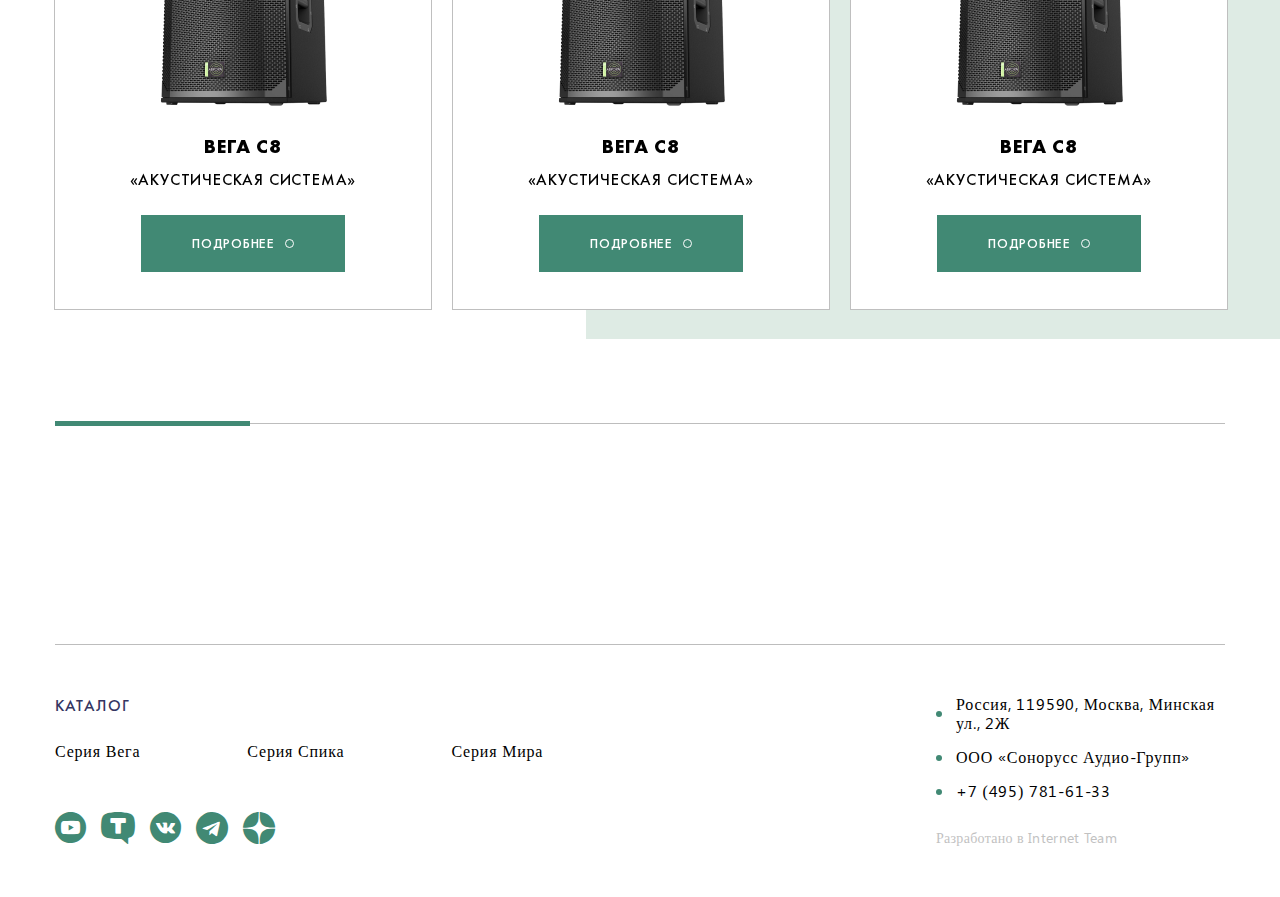
<file: new.html>
<!DOCTYPE html>
<html>

<head>
    <meta charset='UTF-8'>
    <meta name='viewport' content='width=device-width,user-scalable=no'>
    <title>Новость</title>

    <link rel="icon" href="favicon.ico" type="image/x-icon" />
    <link rel="shortcut icon" href="favicon.ico" type="image/x-icon" />

    <link rel="stylesheet" type="text/css" href="fonts/icomoon/style.css">
    <link rel="stylesheet" type="text/css" href="fonts/stylesheet.css" />
    <link rel="stylesheet" type="text/css" href="css/selectric.css" />
    <link rel='stylesheet' type='text/css' href='css/slick.css'>
    <link rel='stylesheet' type='text/css' href='css/micromodal.css'>
    <link rel='stylesheet' type='text/css' href='css/fancybox.css'>
    <link rel='stylesheet' type='text/css' href='css/style.css'>

</head>

<body>
    <div class="pageWrapper">
        <header class="header">
            <div class="container">
                <div class="headerContent">
                    <div class="logoWrapper">
                        <a href="#"></a>
                        <img src="img/logo.svg" alt="logo" class="notfixed">
                        <img src="img/logo-new.svg" alt="logo" class="fixed">
                        <span class="text">Российский производитель профессионального
                            электроакустического оборудования</span>
                    </div>
                    <nav class="menu">
                        <ul>
                            <li>
                                <a href="#" class="sub">Каталог</a>
                                <ul class="subMenu">
                                    <li><a href="#">Серия Вега</a></li>
                                    <li><a href="#">Серия Спика</a></li>
                                    <li><a href="#">Серия Мира</a></li>
                                </ul>
                            </li>
                            <li><a href="#">О компании</a></li>
                            <li><a href="#">медиа</a></li>
                            <li><a href="#">Контакты</a></li>
                        </ul>
                    </nav>
                    <button class="menuBurger">
                        <span class="line"></span>
                        <span class="line"></span>
                        <span class="line"></span>
                    </button>
                </div>
            </div>
        </header>
        <main class="main">
            <section class="breadСrumbs">
                <div class="container">
                    <ul>
                        <li><a href="#">Главная</a></li>
                        <li><a href="#">Новости</a></li>
                        <li><span>Новость с длинным названием</span></li>
                    </ul>
                </div>
            </section>
            <section class="newBlockWrapper">
                <div class="container">
                    <div class="newBlock">
                        <a href="#" class="linkBack"> <span class="icon icon-arrow-left"></span> вернуться назад</a>
                        <div class="newPictures">
                            <div class="sliderNewPicture">
                                <div class="item" style="background-image: url(img/pic-media.jpg)">
                                    <a class="linkFancyBox" data-fancybox href="img/pic-media.jpg"></a>
                                </div>
                                <div class="item" style="background-image: url(img/pic-media.jpg)">
                                    <a class="linkFancyBox" data-fancybox href="img/pic-media.jpg"></a>
                                </div>
                                <div class="item" style="background-image: url(img/pic-media.jpg)">
                                    <a class="linkFancyBox" data-fancybox href="img/pic-media.jpg"></a>
                                </div>
                            </div>
                            <div class="text">
                                <strong>очень длинная подпись к фото</strong>
                                <span>в две строки или три</span>
                            </div>
                        </div>
                        <h2 class="newName">Какое-то название новости в одну, а может быть даже в две строки</h2>
                        <p>Далеко-далеко за словесными горами в стране гласных и согласных живут рыбные тексты. Вдали от
                            всех живут они в буквенных домах на берегу Семантика большого языкового океана. Маленький
                            ручеек Даль журчит по всей стране и обеспечивает ее всеми необходимыми правилами. Эта
                            парадигматическая страна, в которой жаренные члены предложения залетают прямо в рот.</p>

                        <p>Далеко-далеко за словесными горами в стране гласных и согласных живут рыбные тексты. Вдали от
                            всех живут они в буквенных домах на берегу Семантика большого языкового океана. Маленький
                            ручеек Даль журчит по всей стране и обеспечивает ее всеми необходимыми правилами. Эта
                            парадигматическая страна, в которой жаренные члены предложения залетают прямо в рот.</p>

                        <p>Маленький ручеек Даль журчит по всей стране и обеспечивает ее всеми необходимыми правилами.
                            Эта парадигматическая страна, в которой жаренные члены предложения залетают прямо в рот.</p>
                        <p>Далеко-далеко за словесными горами в стране гласных и согласных живут рыбные тексты. Вдали от
                            всех живут они в буквенных домах на берегу Семантика большого языкового океана. Маленький
                            ручеек Даль журчит по всей стране и обеспечивает ее всеми необходимыми правилами. Эта
                            парадигматическая страна, в которой жаренные члены предложения залетают прямо в рот.</p>

                        <p>Далеко-далеко за словесными горами в стране гласных и согласных живут рыбные тексты. Вдали от
                            всех живут они в буквенных домах на берегу Семантика большого языкового океана. Маленький
                            ручеек Даль журчит по всей стране и обеспечивает ее всеми необходимыми правилами. Эта
                            парадигматическая страна, в которой жаренные члены предложения залетают прямо в рот.</p>

                        <p>Маленький ручеек Даль журчит по всей стране и обеспечивает ее всеми необходимыми правилами.
                            Эта парадигматическая страна, в которой жаренные члены предложения залетают прямо в рот.</p>

                        <p>Далеко-далеко за словесными горами в стране гласных и согласных живут рыбные тексты. Вдали от
                            всех живут они в буквенных домах на берегу Семантика большого языкового океана. Маленький
                            ручеек Даль журчит по всей стране и обеспечивает ее всеми необходимыми правилами. Эта
                            парадигматическая страна, в которой жаренные члены предложения залетают прямо в рот.</p>

                        <p>Далеко-далеко за словесными горами в стране гласных и согласных живут рыбные тексты. Вдали от
                            всех живут они в буквенных домах на берегу Семантика большого языкового океана. Маленький
                            ручеек Даль журчит по всей стране и обеспечивает ее всеми необходимыми правилами. Эта
                            парадигматическая страна, в которой жаренные члены предложения залетают прямо в рот.</p>

                        <p>Маленький ручеек Даль журчит по всей стране и обеспечивает ее всеми необходимыми правилами.
                            Эта парадигматическая страна, в которой жаренные члены предложения залетают прямо в рот.</p>
                    </div>
                </div>
            </section>
            <section class="sliderWrapper">
                <div class="container">
                    <div class="sliderBlock">
                        <div class="sliderTitle">
                            <h2 class="blockTitle">товары</h2>
                        </div>
                        <div class="sliderLineUp">
                            <div class="item">
                                <div class="picture" style="background-image: url(img/pic-lineup1.png)"></div>
                                <div class="name">
                                    <strong>вега с8</strong>
                                    <span>«акустическая система»</span>
                                </div>
                                <a href="#" class="btn btnGreen">подробнее</a>
                            </div>
                            <div class="item">
                                <div class="picture" style="background-image: url(img/pic-lineup1.png)"></div>
                                <div class="name">
                                    <strong>вега с8</strong>
                                    <span>«акустическая система»</span>
                                </div>
                                <a href="#" class="btn btnGreen">подробнее</a>
                            </div>
                            <div class="item">
                                <div class="picture" style="background-image: url(img/pic-lineup1.png)"></div>
                                <div class="name">
                                    <strong>вега с8</strong>
                                    <span>«акустическая система»</span>
                                </div>
                                <a href="#" class="btn btnGreen">подробнее</a>
                            </div>
                            <div class="item">
                                <div class="picture" style="background-image: url(img/pic-lineup1.png)"></div>
                                <div class="name">
                                    <strong>вега с8</strong>
                                    <span>«акустическая система»</span>
                                </div>
                                <a href="#" class="btn btnGreen">подробнее</a>
                            </div>
                            <div class="item">
                                <div class="picture" style="background-image: url(img/pic-lineup1.png)"></div>
                                <div class="name">
                                    <strong>вега с8</strong>
                                    <span>«акустическая система»</span>
                                </div>
                                <a href="#" class="btn btnGreen">подробнее</a>
                            </div>
                            <div class="item">
                                <div class="picture" style="background-image: url(img/pic-lineup1.png)"></div>
                                <div class="name">
                                    <strong>вега с8</strong>
                                    <span>«акустическая система»</span>
                                </div>
                                <a href="#" class="btn btnGreen">подробнее</a>
                            </div>
                            <div class="item">
                                <div class="picture" style="background-image: url(img/pic-lineup1.png)"></div>
                                <div class="name">
                                    <strong>вега с8</strong>
                                    <span>«акустическая система»</span>
                                </div>
                                <a href="#" class="btn btnGreen">подробнее</a>
                            </div>
                            <div class="item">
                                <div class="picture" style="background-image: url(img/pic-lineup1.png)"></div>
                                <div class="name">
                                    <strong>вега с8</strong>
                                    <span>«акустическая система»</span>
                                </div>
                                <a href="#" class="btn btnGreen">подробнее</a>
                            </div>
                            <div class="item">
                                <div class="picture" style="background-image: url(img/pic-lineup1.png)"></div>
                                <div class="name">
                                    <strong>вега с8</strong>
                                    <span>«акустическая система»</span>
                                </div>
                                <a href="#" class="btn btnGreen">подробнее</a>
                            </div>

                            <div class="item">
                                <div class="picture" style="background-image: url(img/pic-lineup1.png)"></div>
                                <div class="name">
                                    <strong>вега с8</strong>
                                    <span>«акустическая система»</span>
                                </div>
                                <a href="#" class="btn btnGreen">подробнее</a>
                            </div>
                            <div class="item">
                                <div class="picture" style="background-image: url(img/pic-lineup1.png)"></div>
                                <div class="name">
                                    <strong>вега с8</strong>
                                    <span>«акустическая система»</span>
                                </div>
                                <a href="#" class="btn btnGreen">подробнее</a>
                            </div>
                            <div class="item">
                                <div class="picture" style="background-image: url(img/pic-lineup1.png)"></div>
                                <div class="name">
                                    <strong>вега с8</strong>
                                    <span>«акустическая система»</span>
                                </div>
                                <a href="#" class="btn btnGreen">подробнее</a>
                            </div>
                            <div class="item">
                                <div class="picture" style="background-image: url(img/pic-lineup1.png)"></div>
                                <div class="name">
                                    <strong>вега с8</strong>
                                    <span>«акустическая система»</span>
                                </div>
                                <a href="#" class="btn btnGreen">подробнее</a>
                            </div>
                            <div class="item">
                                <div class="picture" style="background-image: url(img/pic-lineup1.png)"></div>
                                <div class="name">
                                    <strong>вега с8</strong>
                                    <span>«акустическая система»</span>
                                </div>
                                <a href="#" class="btn btnGreen">подробнее</a>
                            </div>
                            <div class="item">
                                <div class="picture" style="background-image: url(img/pic-lineup1.png)"></div>
                                <div class="name">
                                    <strong>вега с8</strong>
                                    <span>«акустическая система»</span>
                                </div>
                                <a href="#" class="btn btnGreen">подробнее</a>
                            </div>
                            <div class="item">
                                <div class="picture" style="background-image: url(img/pic-lineup1.png)"></div>
                                <div class="name">
                                    <strong>вега с8</strong>
                                    <span>«акустическая система»</span>
                                </div>
                                <a href="#" class="btn btnGreen">подробнее</a>
                            </div>
                            <div class="item">
                                <div class="picture" style="background-image: url(img/pic-lineup1.png)"></div>
                                <div class="name">
                                    <strong>вега с8</strong>
                                    <span>«акустическая система»</span>
                                </div>
                                <a href="#" class="btn btnGreen">подробнее</a>
                            </div>
                            <div class="item">
                                <div class="picture" style="background-image: url(img/pic-lineup1.png)"></div>
                                <div class="name">
                                    <strong>вега с8</strong>
                                    <span>«акустическая система»</span>
                                </div>
                                <a href="#" class="btn btnGreen">подробнее</a>
                            </div>
                        </div>
                    </div>
                    <div class="backGreenBlock bottom"></div>
                </div>
            </section>
        </main>
        <footer class="footer">
            <div class="container">
                <div class="footerContent">
                    <div class="footerLeft">
                        <span class="title">КАТАЛОГ</span>
                        <ul class="menuFooter">
                            <li><a href="#">Серия Вега</a></li>
                            <li><a href="#">Серия Спика</a></li>
                            <li><a href="#">Серия Мира</a></li>
                        </ul>
                        <ul class="social">
                            <li><a href="#"><span class="icon icon-youtube"></span></a></li>
                            <li><a href="#"><span class="icon icon-t"></span></a></li>
                            <li><a href="#"><span class="icon icon-vk"></span></a></li>
                            <li><a href="#"><span class="icon icon-telegram"></span></a></li>
                            <li><a href="#"><span class="icon icon-yandex"></span></a></li>
                        </ul>
                    </div>
                    <div class="footerRight">
                        <ul>
                            <li>Россия, 119590, Москва, Минская ул., 2Ж</li>
                            <li>ООО «Сонорусс Аудио-Групп»</li>
                            <li><a href="#">+7 (495) 781-61-33</a></li>
                        </ul>
                        <a href="#" class="infoTextWork">Разработано в Internet Team</a>
                    </div>
                </div>
            </div>
        </footer>
    </div>
</body>

<script type='text/javascript' src='js/jquery-3.6.0.min.js'></script>
<script type='text/javascript' src='js/jquery.selectric.min.js'></script>
<script type='text/javascript' src='js/slick.min.js'></script>
<script type='text/javascript' src='js/micromodal.min.js'></script>
<script type='text/javascript' src='js/fancybox.umd.js'></script>
<script type='text/javascript' src='js/jquery.inputmask.min.js'></script>
<script type='text/javascript' src='js/script.js'></script>

</html>
</file>
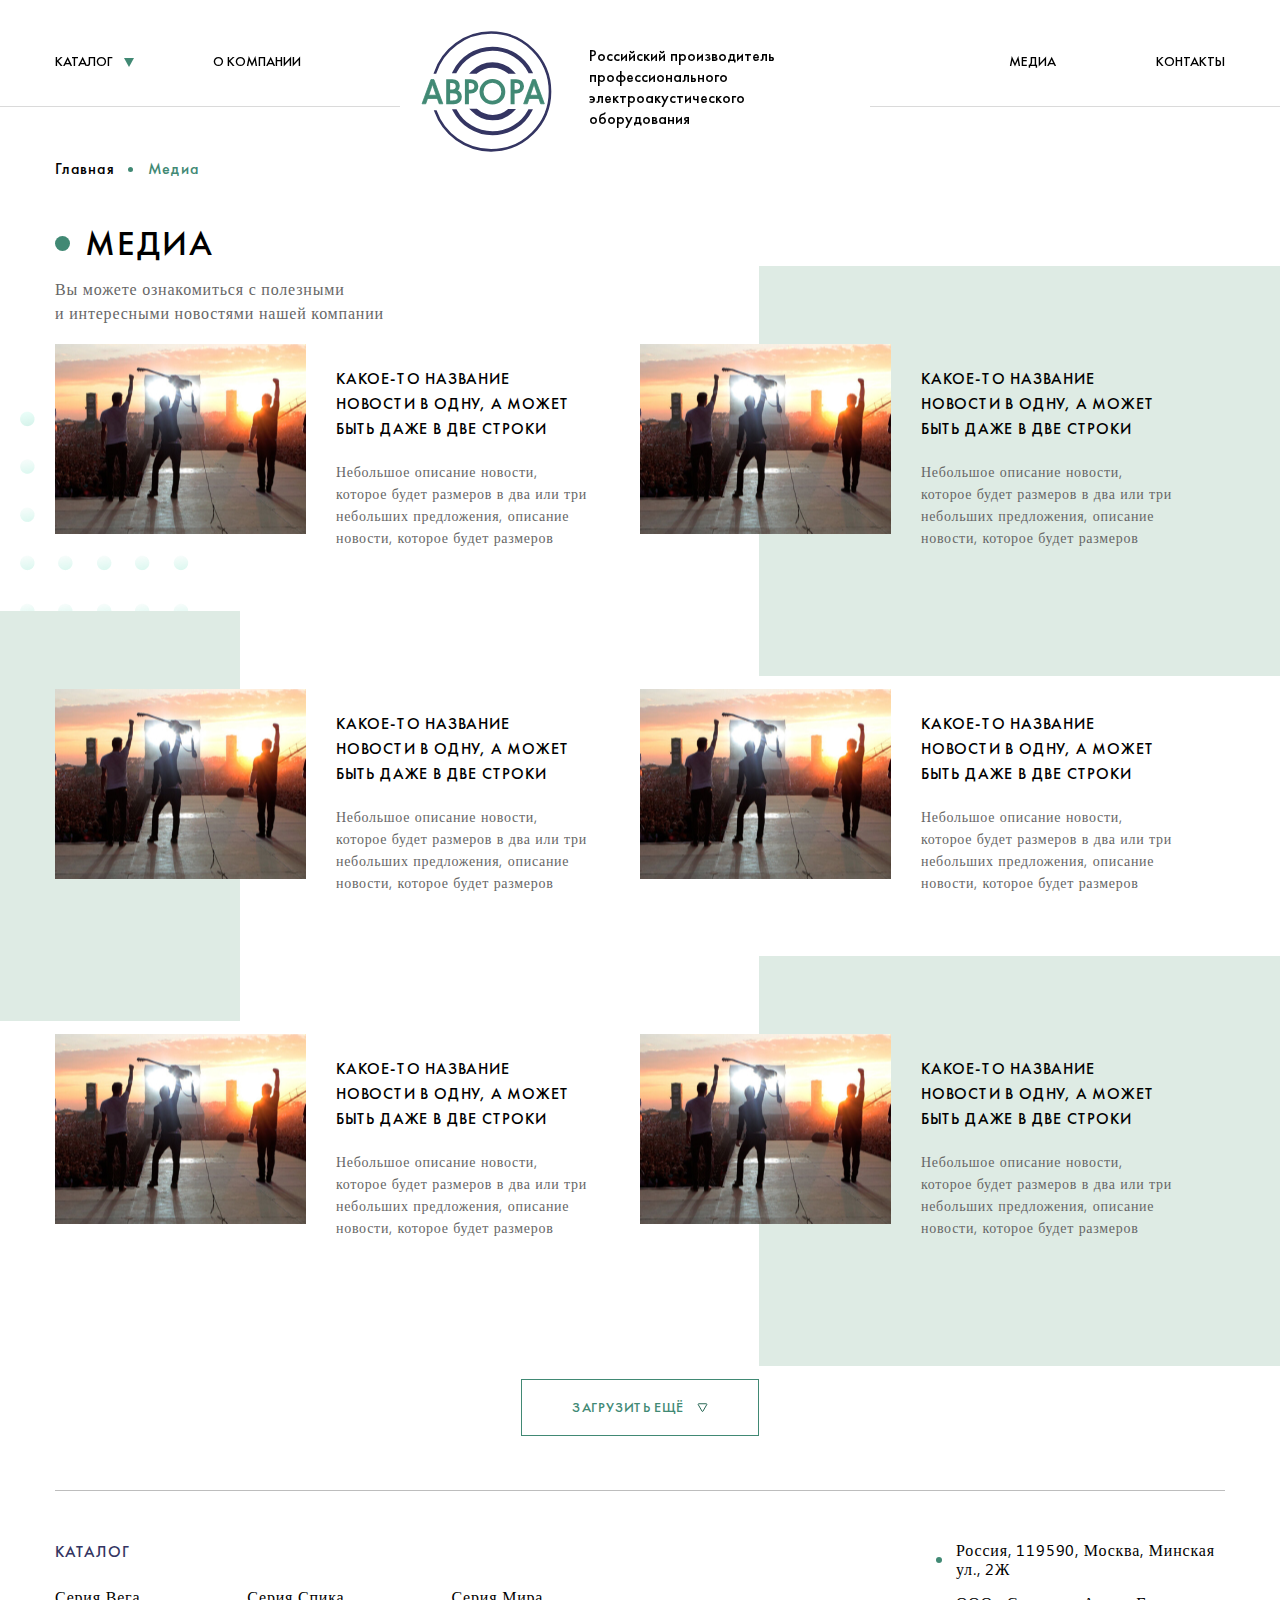
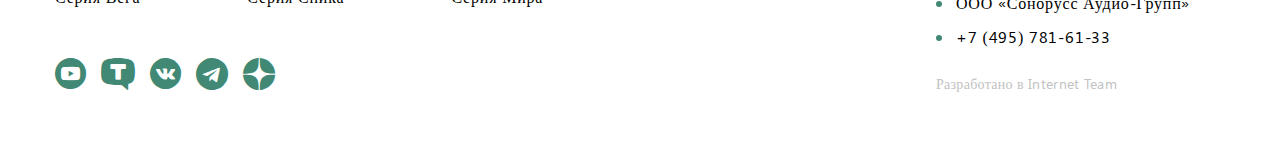
<file: news.html>
<!DOCTYPE html>
<html>

<head>
    <meta charset='UTF-8'>
    <meta name='viewport' content='width=device-width,user-scalable=no'>
    <title>Новости</title>

    <link rel="icon" href="favicon.ico" type="image/x-icon" />
    <link rel="shortcut icon" href="favicon.ico" type="image/x-icon" />

    <link rel="stylesheet" type="text/css" href="fonts/icomoon/style.css">
    <link rel="stylesheet" type="text/css" href="fonts/stylesheet.css" />
    <link rel="stylesheet" type="text/css" href="css/selectric.css" />
    <link rel='stylesheet' type='text/css' href='css/slick.css'>
    <link rel='stylesheet' type='text/css' href='css/micromodal.css'>
    <link rel='stylesheet' type='text/css' href='css/fancybox.css'>
    <link rel='stylesheet' type='text/css' href='css/style.css'>

</head>

<body>
    <div class="pageWrapper">
        <header class="header">
            <div class="container">
                <div class="headerContent">
                    <div class="logoWrapper">
                        <a href="#"></a>
                        <img src="img/logo.svg" alt="logo" class="notfixed">
                        <img src="img/logo-new.svg" alt="logo" class="fixed">
                        <span class="text">Российский производитель профессионального
                            электроакустического оборудования</span>
                    </div>
                    <nav class="menu">
                        <ul>
                            <li>
                                <a href="#" class="sub">Каталог</a>
                                <ul class="subMenu">
                                    <li><a href="#">Серия Вега</a></li>
                                    <li><a href="#">Серия Спика</a></li>
                                    <li><a href="#">Серия Мира</a></li>
                                </ul>
                            </li>
                            <li><a href="#">О компании</a></li>
                            <li><a href="#">медиа</a></li>
                            <li><a href="#">Контакты</a></li>
                        </ul>
                    </nav>
                    <button class="menuBurger">
                        <span class="line"></span>
                        <span class="line"></span>
                        <span class="line"></span>
                    </button>
                </div>
            </div>
        </header>
        <main class="main">
            <section class="breadСrumbs">
                <div class="container">
                    <ul>
                        <li><a href="#">Главная</a></li>
                        <li><span>Медиа</span></li>
                    </ul>
                </div>
            </section>
            <section class="titleBlockWrapper">
                <div class="container">
                    <div class="titleBlock">
                        <h2 class="blockTitle">медиа</h2>
                        <span class="desc">Вы можете ознакомиться с полезными <br>
                            и интересными новостями нашей компании</span>
                    </div>
                </div>
            </section>
            <section class="newsWrapper">
                <div class="container">
                    <div class="news">
                        <div class="new">
                            <div class="newPicture" style="background-image: url(img/pic-media.jpg)"><a href="#"></a>
                            </div>
                            <div class="newText">
                                <a href="#">Какое-то название новости
                                    в одну, а может быть даже
                                    в две строки</a>
                                <p>Небольшое описание новости, которое будет размеров в два или три небольших
                                    предложения, описание новости, которое будет размеров </p>
                            </div>
                        </div>
                        <div class="new">
                            <div class="newPicture" style="background-image: url(img/pic-media.jpg)"><a href="#"></a>
                            </div>
                            <div class="newText">
                                <a href="#">Какое-то название новости
                                    в одну, а может быть даже
                                    в две строки</a>
                                <p>Небольшое описание новости, которое будет размеров в два или три небольших
                                    предложения, описание новости, которое будет размеров </p>
                            </div>
                        </div>
                        <div class="new">
                            <div class="newPicture" style="background-image: url(img/pic-media.jpg)"><a href="#"></a>
                            </div>
                            <div class="newText">
                                <a href="#">Какое-то название новости
                                    в одну, а может быть даже
                                    в две строки</a>
                                <p>Небольшое описание новости, которое будет размеров в два или три небольших
                                    предложения, описание новости, которое будет размеров </p>
                            </div>
                        </div>
                        <div class="new">
                            <div class="newPicture" style="background-image: url(img/pic-media.jpg)"><a href="#"></a>
                            </div>
                            <div class="newText">
                                <a href="#">Какое-то название новости
                                    в одну, а может быть даже
                                    в две строки</a>
                                <p>Небольшое описание новости, которое будет размеров в два или три небольших
                                    предложения, описание новости, которое будет размеров </p>
                            </div>
                        </div>
                        <div class="new">
                            <div class="newPicture" style="background-image: url(img/pic-media.jpg)"><a href="#"></a>
                            </div>
                            <div class="newText">
                                <a href="#">Какое-то название новости
                                    в одну, а может быть даже
                                    в две строки</a>
                                <p>Небольшое описание новости, которое будет размеров в два или три небольших
                                    предложения, описание новости, которое будет размеров </p>
                            </div>
                        </div>
                        <div class="new">
                            <div class="newPicture" style="background-image: url(img/pic-media.jpg)"><a href="#"></a>
                            </div>
                            <div class="newText">
                                <a href="#">Какое-то название новости
                                    в одну, а может быть даже
                                    в две строки</a>
                                <p>Небольшое описание новости, которое будет размеров в два или три небольших
                                    предложения, описание новости, которое будет размеров </p>
                            </div>
                        </div>
                    </div>
                    <div class="controls">
                        <button class="btn btnFullGreen btnMore">загрузить ещё
                            <span class="icon">
                                <svg width="11" height="9" viewBox="0 0 11 9" fill="none"
                                    xmlns="http://www.w3.org/2000/svg">
                                    <path
                                        d="M5.06699 8.25L1.16987 1.5C0.977423 1.16667 1.21799 0.749999 1.60289 0.749999L9.39712 0.75C9.78202 0.75 10.0226 1.16667 9.83013 1.5L5.93301 8.25C5.74056 8.58333 5.25944 8.58333 5.06699 8.25Z" />
                                </svg>
                            </span>
                        </button>
                    </div>
                </div>
            </section>
        </main>
        <footer class="footer">
            <div class="container">
                <div class="footerContent">
                    <div class="footerLeft">
                        <span class="title">КАТАЛОГ</span>
                        <ul class="menuFooter">
                            <li><a href="#">Серия Вега</a></li>
                            <li><a href="#">Серия Спика</a></li>
                            <li><a href="#">Серия Мира</a></li>
                        </ul>
                        <ul class="social">
                            <li><a href="#"><span class="icon icon-youtube"></span></a></li>
                            <li><a href="#"><span class="icon icon-t"></span></a></li>
                            <li><a href="#"><span class="icon icon-vk"></span></a></li>
                            <li><a href="#"><span class="icon icon-telegram"></span></a></li>
                            <li><a href="#"><span class="icon icon-yandex"></span></a></li>
                        </ul>
                    </div>
                    <div class="footerRight">
                        <ul>
                            <li>Россия, 119590, Москва, Минская ул., 2Ж</li>
                            <li>ООО «Сонорусс Аудио-Групп»</li>
                            <li><a href="#">+7 (495) 781-61-33</a></li>
                        </ul>
                        <a href="#" class="infoTextWork">Разработано в Internet Team</a>
                    </div>
                </div>
            </div>
        </footer>
    </div>
</body>

<script type='text/javascript' src='js/jquery-3.6.0.min.js'></script>
<script type='text/javascript' src='js/jquery.selectric.min.js'></script>
<script type='text/javascript' src='js/slick.min.js'></script>
<script type='text/javascript' src='js/micromodal.min.js'></script>
<script type='text/javascript' src='js/fancybox.umd.js'></script>
<script type='text/javascript' src='js/jquery.inputmask.min.js'></script>
<script type='text/javascript' src='js/script.js'></script>

</html>
</file>
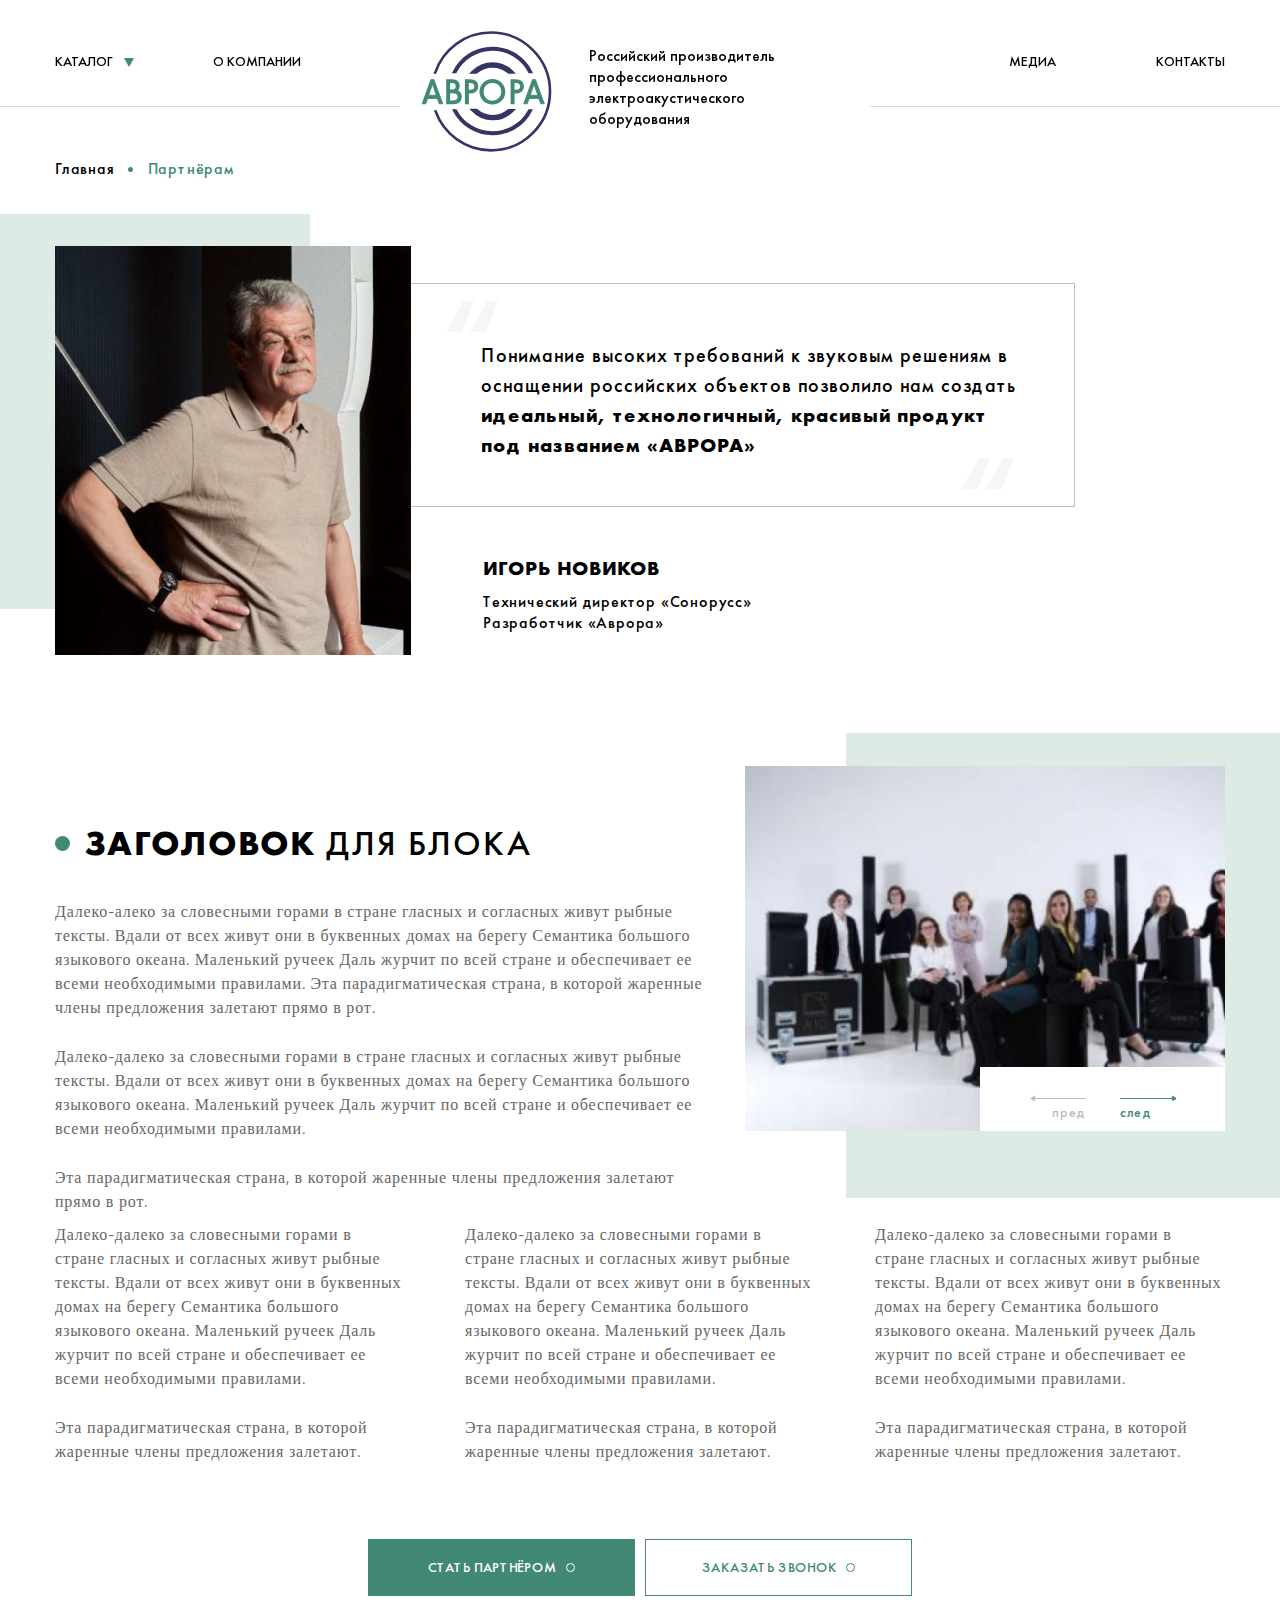
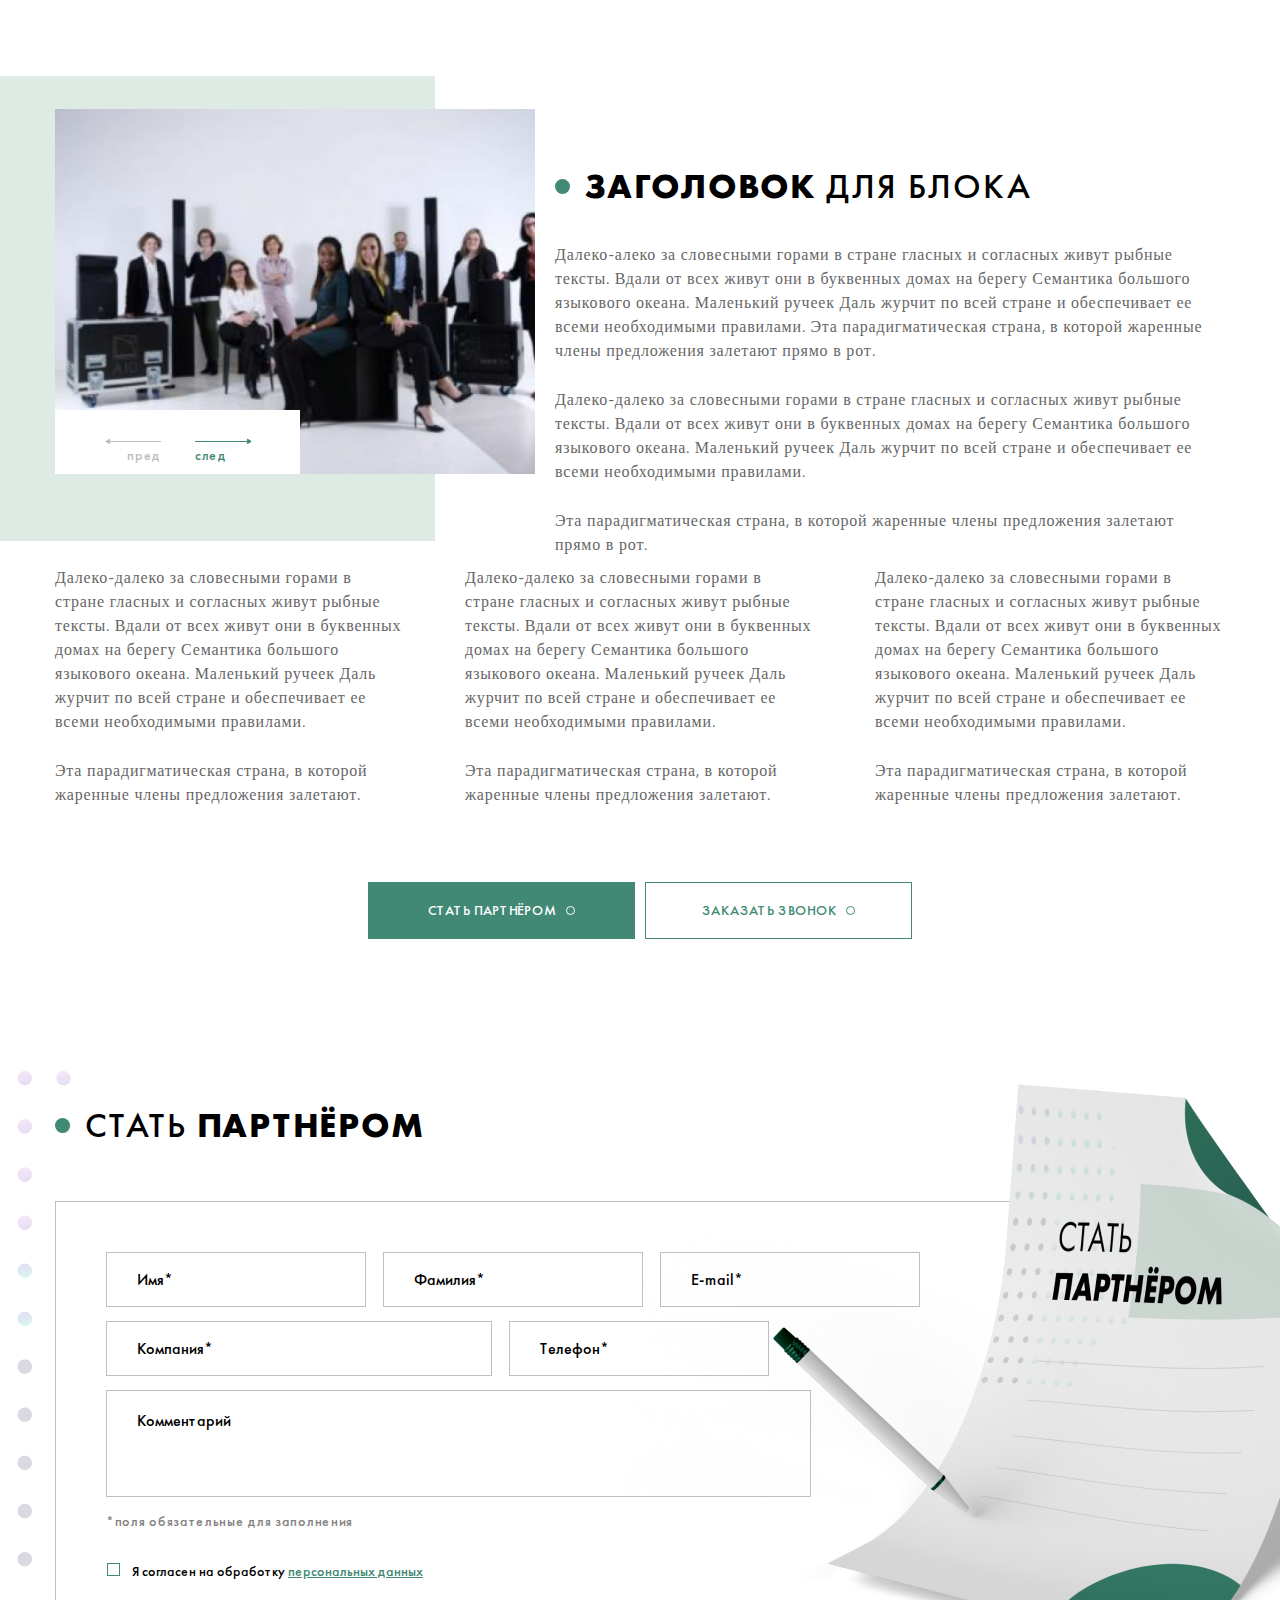
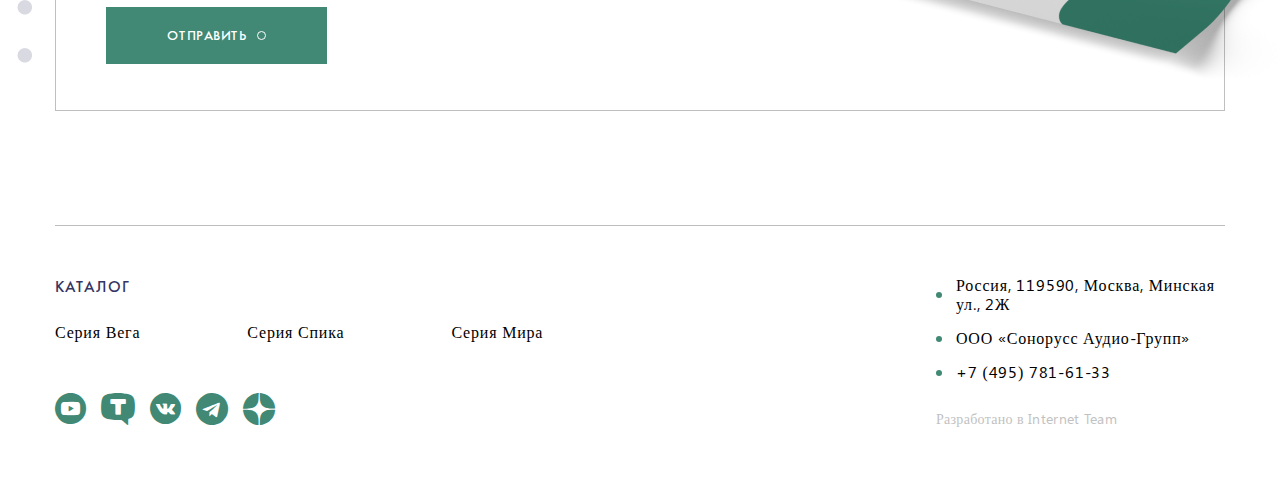
<file: partners.html>
<!DOCTYPE html>
<html>

<head>
    <meta charset='UTF-8'>
    <meta name='viewport' content='width=device-width,user-scalable=no'>
    <title>Партнерам</title>

    <link rel="icon" href="favicon.ico" type="image/x-icon" />
    <link rel="shortcut icon" href="favicon.ico" type="image/x-icon" />

    <link rel="stylesheet" type="text/css" href="fonts/icomoon/style.css">
    <link rel="stylesheet" type="text/css" href="fonts/stylesheet.css" />
    <link rel="stylesheet" type="text/css" href="css/selectric.css" />
    <link rel='stylesheet' type='text/css' href='css/slick.css'>
    <link rel='stylesheet' type='text/css' href='css/micromodal.css'>
    <link rel='stylesheet' type='text/css' href='css/fancybox.css'>
    <link rel='stylesheet' type='text/css' href='css/style.css'>

</head>

<body>
    <div class="pageWrapper">
        <header class="header">
            <div class="container">
                <div class="headerContent">
                    <div class="logoWrapper">
                        <a href="#"></a>
                        <img src="img/logo.svg" alt="logo" class="notfixed">
                        <img src="img/logo-new.svg" alt="logo" class="fixed">
                        <span class="text">Российский производитель профессионального
                            электроакустического оборудования</span>
                    </div>
                    <nav class="menu">
                        <ul>
                            <li>
                                <a href="#" class="sub">Каталог</a>
                                <ul class="subMenu">
                                    <li><a href="#">Серия Вега</a></li>
                                    <li><a href="#">Серия Спика</a></li>
                                    <li><a href="#">Серия Мира</a></li>
                                </ul>
                            </li>
                            <li><a href="#">О компании</a></li>
                            <li><a href="#">медиа</a></li>
                            <li><a href="#">Контакты</a></li>
                        </ul>
                    </nav>
                    <button class="menuBurger">
                        <span class="line"></span>
                        <span class="line"></span>
                        <span class="line"></span>
                    </button>
                </div>
            </div>
        </header>
        <main class="main">
            <section class="breadСrumbs">
                <div class="container">
                    <ul>
                        <li><a href="#">Главная</a></li>
                        <li><span>Партнёрам</span></li>
                    </ul>
                </div>
            </section>
            <section class="bossWrapper">
                <div class="container">
                    <div class="boss">
                        <div class="picture" style="background-image:url(img/boss.jpg)"></div>
                        <div class="quote">
                            Понимание высоких требований к звуковым решениям в оснащении российских объектов позволило
                            нам создать <strong>идеальный, технологичный, красивый продукт под названием
                                «АВРОРА»</strong>
                        </div>
                        <div class="bossName">
                            <span class="name">Игорь Новиков</span>
                            <span class="pos">Технический директор «Сонорусс»
                                Разработчик «Аврора»</span>
                        </div>
                    </div>
                </div>
            </section>
            <section class="partnersWrapper">
                <div class="container">
                    <div class="partnersBlock">
                        <div class="partnersText">
                            <h2 class="blockTitle"><strong>заголовок</strong> для блока</h2>
                            <div class="text">
                                <p>Далеко-алеко за словесными горами в стране гласных и согласных живут рыбные тексты.
                                    Вдали
                                    от всех живут они в буквенных домах на берегу Семантика большого языкового океана.
                                    Маленький ручеек Даль журчит по всей стране и обеспечивает ее всеми необходимыми
                                    правилами. Эта парадигматическая страна, в которой жаренные члены предложения
                                    залетают
                                    прямо в рот.</p>

                                <p>Далеко-далеко за словесными горами в стране гласных и согласных живут рыбные тексты.
                                    Вдали от всех живут они в буквенных домах на берегу Семантика большого языкового
                                    океана.
                                    Маленький ручеек Даль журчит по всей стране и обеспечивает ее всеми необходимыми
                                    правилами.</p>

                                <p>Эта парадигматическая страна, в которой жаренные члены предложения залетают прямо в
                                    рот.
                                </p>

                            </div>
                        </div>
                        <div class="sliderPartner">
                            <div class="item" style="background-image:url(img/about4.jpg)"></div>
                            <div class="item" style="background-image:url(img/about4.jpg)"></div>
                            <div class="item" style="background-image:url(img/about4.jpg)"></div>
                            <div class="item" style="background-image:url(img/about4.jpg)"></div>
                        </div>
                        <div class="text">
                            <p>Далеко-далеко за словесными горами в стране гласных и согласных живут рыбные тексты.
                                Вдали от всех живут они в буквенных домах на берегу Семантика большого языкового
                                океана.
                                Маленький ручеек Даль журчит по всей стране и обеспечивает ее всеми необходимыми
                                правилами. </p>

                            <p>Эта парадигматическая страна, в которой жаренные члены предложения залетают.</p>
                            <p>Далеко-далеко за словесными горами в стране гласных и согласных живут рыбные тексты.
                                Вдали от всех живут они в буквенных домах на берегу Семантика большого языкового
                                океана.
                                Маленький ручеек Даль журчит по всей стране и обеспечивает ее всеми необходимыми
                                правилами. </p>

                            <p>Эта парадигматическая страна, в которой жаренные члены предложения залетают.</p>
                            <p>Далеко-далеко за словесными горами в стране гласных и согласных живут рыбные тексты.
                                Вдали от всех живут они в буквенных домах на берегу Семантика большого языкового
                                океана.
                                Маленький ручеек Даль журчит по всей стране и обеспечивает ее всеми необходимыми
                                правилами. </p>

                            <p>Эта парадигматическая страна, в которой жаренные члены предложения залетают.</p>
                        </div>
                        <div class="controls">
                            <a href="#" class="btn btnGreen">стать партнёром</a>
                            <a href="#" class="btn btnFullGreen">заказать звонок</a>
                        </div>
                    </div>
                    <div class="partnersBlock">
                        <div class="partnersText">
                            <h2 class="blockTitle"><strong>заголовок</strong> для блока</h2>
                            <div class="text">
                                <p>Далеко-алеко за словесными горами в стране гласных и согласных живут рыбные тексты.
                                    Вдали
                                    от всех живут они в буквенных домах на берегу Семантика большого языкового океана.
                                    Маленький ручеек Даль журчит по всей стране и обеспечивает ее всеми необходимыми
                                    правилами. Эта парадигматическая страна, в которой жаренные члены предложения
                                    залетают
                                    прямо в рот.</p>

                                <p>Далеко-далеко за словесными горами в стране гласных и согласных живут рыбные тексты.
                                    Вдали от всех живут они в буквенных домах на берегу Семантика большого языкового
                                    океана.
                                    Маленький ручеек Даль журчит по всей стране и обеспечивает ее всеми необходимыми
                                    правилами.</p>

                                <p>Эта парадигматическая страна, в которой жаренные члены предложения залетают прямо в
                                    рот.
                                </p>

                            </div>
                        </div>
                        <div class="sliderPartner">
                            <div class="item" style="background-image:url(img/about4.jpg)"></div>
                            <div class="item" style="background-image:url(img/about4.jpg)"></div>
                            <div class="item" style="background-image:url(img/about4.jpg)"></div>
                            <div class="item" style="background-image:url(img/about4.jpg)"></div>
                        </div>
                        <div class="text">
                            <p>Далеко-далеко за словесными горами в стране гласных и согласных живут рыбные тексты.
                                Вдали от всех живут они в буквенных домах на берегу Семантика большого языкового
                                океана.
                                Маленький ручеек Даль журчит по всей стране и обеспечивает ее всеми необходимыми
                                правилами. </p>

                            <p>Эта парадигматическая страна, в которой жаренные члены предложения залетают.</p>
                            <p>Далеко-далеко за словесными горами в стране гласных и согласных живут рыбные тексты.
                                Вдали от всех живут они в буквенных домах на берегу Семантика большого языкового
                                океана.
                                Маленький ручеек Даль журчит по всей стране и обеспечивает ее всеми необходимыми
                                правилами. </p>

                            <p>Эта парадигматическая страна, в которой жаренные члены предложения залетают.</p>
                            <p>Далеко-далеко за словесными горами в стране гласных и согласных живут рыбные тексты.
                                Вдали от всех живут они в буквенных домах на берегу Семантика большого языкового
                                океана.
                                Маленький ручеек Даль журчит по всей стране и обеспечивает ее всеми необходимыми
                                правилами. </p>

                            <p>Эта парадигматическая страна, в которой жаренные члены предложения залетают.</p>
                        </div>
                        <div class="controls">
                            <a href="#" class="btn btnGreen">стать партнёром</a>
                            <a href="#" class="btn btnFullGreen">заказать звонок</a>
                        </div>
                    </div>
                </div>
            </section>
            <section class="becomePartnerWrapper">
                <div class="container">
                    <div class="becomePartner">
                        <h2 class="blockTitle">стать <strong>партнёром</strong></h2>
                        <form action="">
                            <div class="inputList">
                                <div class="inputWrapper">
                                    <input type="text" placeholder="Имя*">
                                </div>
                                <div class="inputWrapper">
                                    <input type="text" placeholder="Фамилия*">
                                </div>
                                <div class="inputWrapper">
                                    <input type="text" placeholder="Е-mail*" id="emailInput">
                                </div>
                                <div class="inputWrapper ">
                                    <input type="text" placeholder="Компания*">
                                </div>
                                <div class="inputWrapper">
                                    <input type="text" placeholder="Телефон*" id="phoneInput">
                                </div>
                                <div class="inputWrapper">
                                    <textarea placeholder="Комментарий"></textarea>
                                </div>
                            </div>
                            <span class="comment">*поля обязательные для заполнения</span>
                            <div class="checkBlock">
                                <input type="checkbox" id="personal">
                                <label for="personal">Я согласен на обработку <a href="#">персональных
                                        данных</a></label>
                            </div>
                            <button class="btn btnGreen">отправить</button>
                            <div class="picture"></div>
                        </form>
                    </div>
                </div>
            </section>
        </main>
        <footer class="footer">
            <div class="container">
                <div class="footerContent">
                    <div class="footerLeft">
                        <span class="title">КАТАЛОГ</span>
                        <ul class="menuFooter">
                            <li><a href="#">Серия Вега</a></li>
                            <li><a href="#">Серия Спика</a></li>
                            <li><a href="#">Серия Мира</a></li>
                        </ul>
                        <ul class="social">
                            <li><a href="#"><span class="icon icon-youtube"></span></a></li>
                            <li><a href="#"><span class="icon icon-t"></span></a></li>
                            <li><a href="#"><span class="icon icon-vk"></span></a></li>
                            <li><a href="#"><span class="icon icon-telegram"></span></a></li>
                            <li><a href="#"><span class="icon icon-yandex"></span></a></li>
                        </ul>
                    </div>
                    <div class="footerRight">
                        <ul>
                            <li>Россия, 119590, Москва, Минская ул., 2Ж</li>
                            <li>ООО «Сонорусс Аудио-Групп»</li>
                            <li><a href="#">+7 (495) 781-61-33</a></li>
                        </ul>
                        <a href="#" class="infoTextWork">Разработано в Internet Team</a>
                    </div>
                </div>
            </div>
        </footer>
    </div>
</body>

<script type='text/javascript' src='js/jquery-3.6.0.min.js'></script>
<script type='text/javascript' src='js/jquery.selectric.min.js'></script>
<script type='text/javascript' src='js/slick.min.js'></script>
<script type='text/javascript' src='js/micromodal.min.js'></script>
<script type='text/javascript' src='js/fancybox.umd.js'></script>
<script type='text/javascript' src='js/jquery.inputmask.min.js'></script>
<script type='text/javascript' src='js/script.js'></script>

</html>
</file>
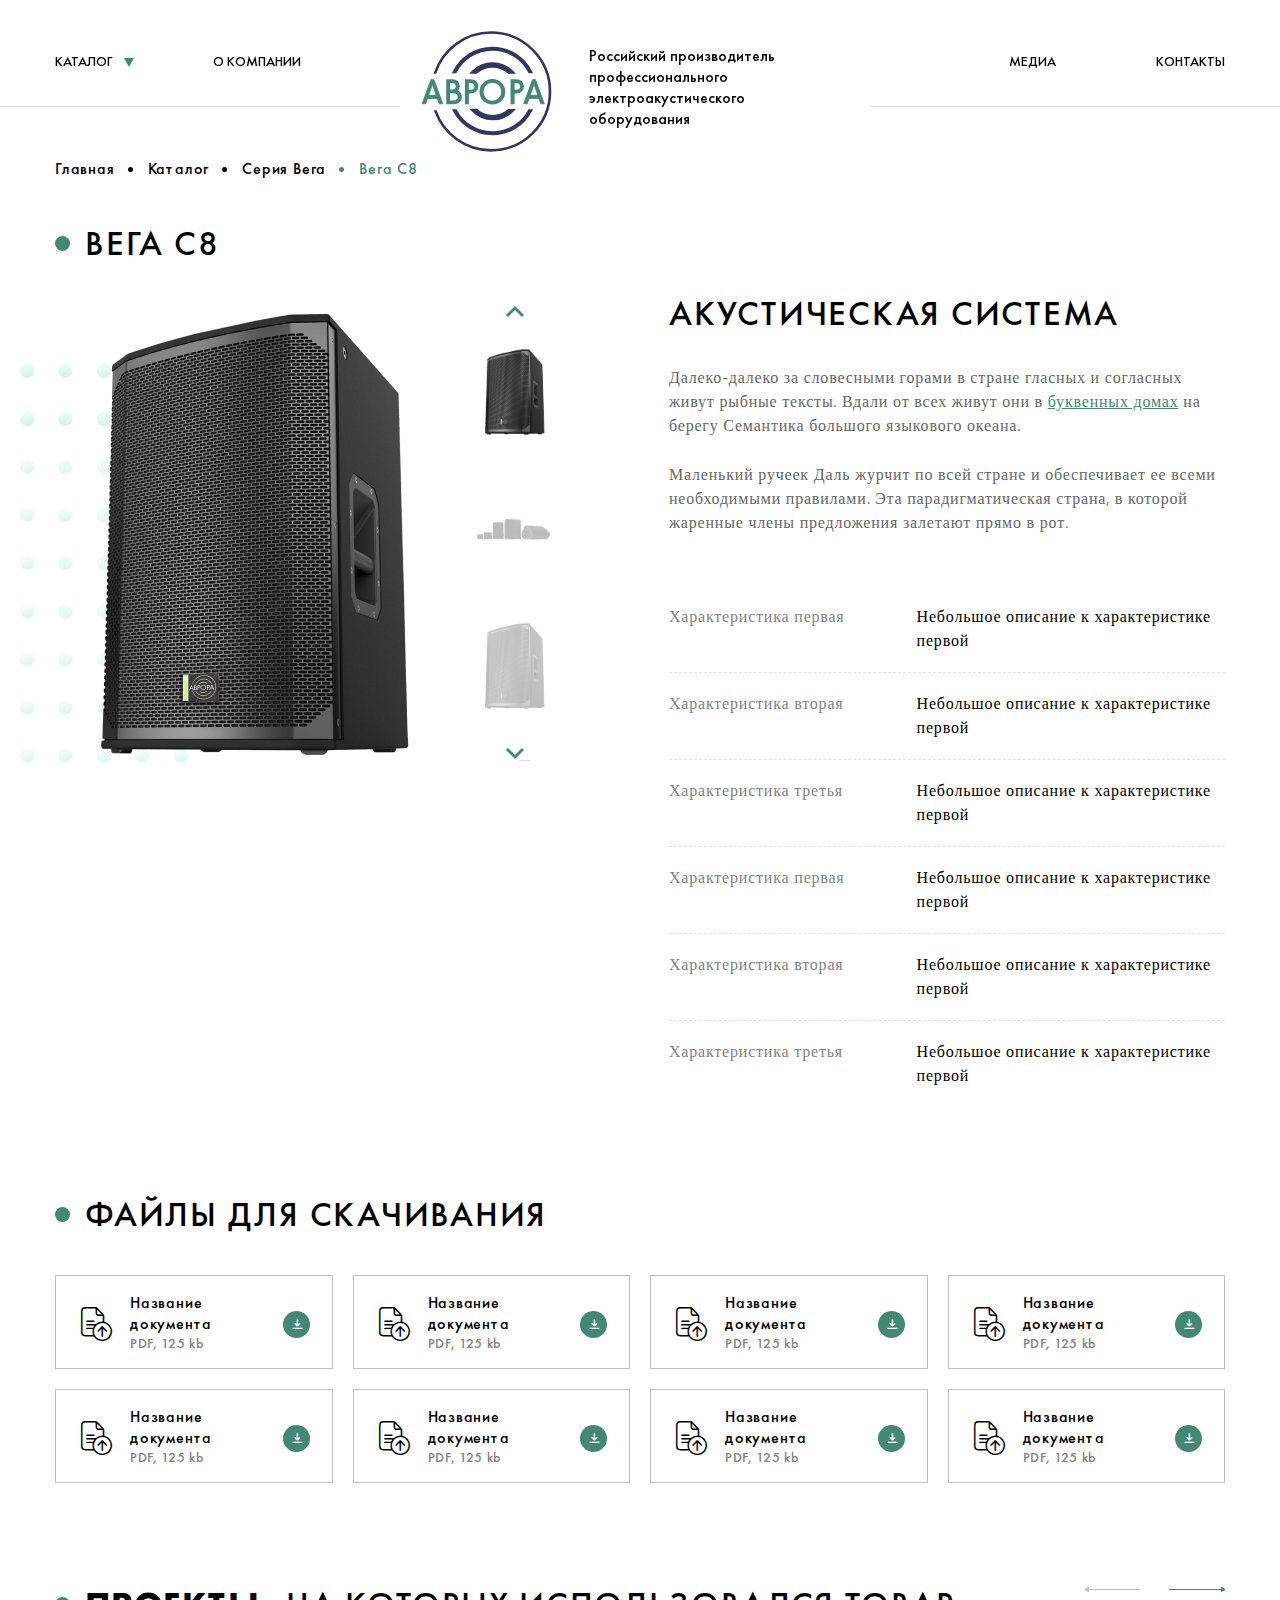
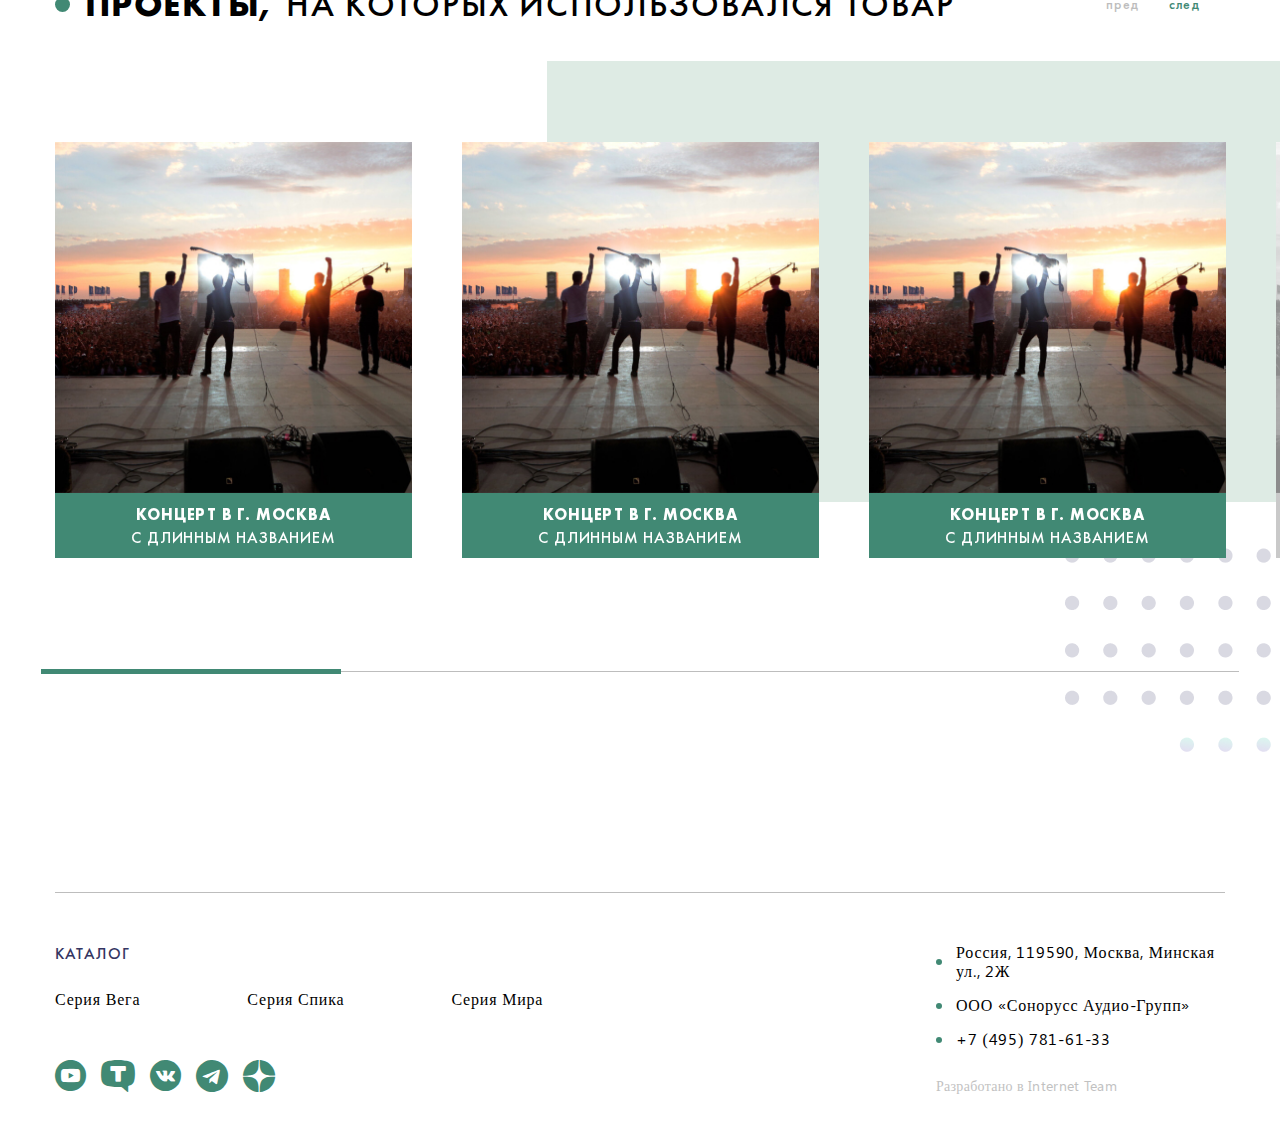
<file: product.html>
<!DOCTYPE html>
<html>

<head>
    <meta charset='UTF-8'>
    <meta name='viewport' content='width=device-width,user-scalable=no'>
    <title>Карточка товара</title>

    <link rel="icon" href="favicon.ico" type="image/x-icon" />
    <link rel="shortcut icon" href="favicon.ico" type="image/x-icon" />

    <link rel="stylesheet" type="text/css" href="fonts/icomoon/style.css">
    <link rel="stylesheet" type="text/css" href="fonts/stylesheet.css" />
    <link rel="stylesheet" type="text/css" href="css/selectric.css" />
    <link rel='stylesheet' type='text/css' href='css/slick.css'>
    <link rel='stylesheet' type='text/css' href='css/micromodal.css'>
    <link rel='stylesheet' type='text/css' href='css/fancybox.css'>
    <link rel='stylesheet' type='text/css' href='css/style.css'>

</head>

<body>
    <div class="pageWrapper">
        <header class="header">
            <div class="container">
                <div class="headerContent">
                    <div class="logoWrapper">
                        <a href="#"></a>
                        <img src="img/logo.svg" alt="logo" class="notfixed">
                        <img src="img/logo-new.svg" alt="logo" class="fixed">
                        <span class="text">Российский производитель профессионального
                            электроакустического оборудования</span>
                    </div>
                    <nav class="menu">
                        <ul>
                            <li>
                                <a href="#" class="sub">Каталог</a>
                                <ul class="subMenu">
                                    <li><a href="#">Серия Вега</a></li>
                                    <li><a href="#">Серия Спика</a></li>
                                    <li><a href="#">Серия Мира</a></li>
                                </ul>
                            </li>
                            <li><a href="#">О компании</a></li>
                            <li><a href="#">медиа</a></li>
                            <li><a href="#">Контакты</a></li>
                        </ul>
                    </nav>
                    <button class="menuBurger">
                        <span class="line"></span>
                        <span class="line"></span>
                        <span class="line"></span>
                    </button>
                </div>
            </div>
        </header>
        <main class="main">
            <section class="breadСrumbs">
                <div class="container">
                    <ul>
                        <li><a href="#">Главная</a></li>
                        <li><a href="#">Каталог</a></li>
                        <li><a href="#">Серия Вега</a></li>
                        <li><span>Вега С8</span></li>
                    </ul>
                </div>
            </section>
            <section class="titleBlockWrapper">
                <div class="container">
                    <div class="titleBlock">
                        <h2 class="blockTitle">вега с8</h2>
                    </div>
                </div>
            </section>
            <section class="productWrapper">
                <div class="container">
                    <div class="product">
                        <div class="productImg">
                            <div class="picBig" style="background-image: url(img/pic_product.png)">
                                <a class="linkFancyBox" data-fancybox href="img/pic_product.png"></a>
                            </div>
                            <div class="picListWrapper">
                                <div class="picList">
                                    <div class="item">
                                        <img src="img/pic_product.png" alt="">
                                        <a class="linkFancyBox" data-fancybox href="img/pic_product.png"></a>
                                    </div>
                                    <div class="item">
                                        <img src="img/pic-section.png" alt="">
                                        <a class="linkFancyBox" data-fancybox href="img/pic-section.png"></a>
                                    </div>
                                    <div class="item">
                                        <img src="img/pic_product.png" alt="">
                                        <a class="linkFancyBox" data-fancybox href="img/pic_product.png"></a>
                                    </div>
                                    <div class="item">
                                        <img src="img/pic_product.png" alt="">
                                        <a class="linkFancyBox" data-fancybox href="img/pic_product.png"></a>
                                    </div>
                                    <div class="item">
                                        <img src="img/pic_product.png" alt="">
                                        <a class="linkFancyBox" data-fancybox href="img/pic_product.png"></a>
                                    </div>
                                    <div class="item">
                                        <img src="img/pic-section.png" alt="">
                                        <a class="linkFancyBox" data-fancybox href="img/pic_product.png"></a>
                                    </div>
                                </div>
                            </div>
                        </div>
                        <div class="productText">
                            <h2 class="name">акустическая система</h2>
                            <div class="info">
                                <p>Далеко-далеко за словесными горами в стране гласных и согласных живут рыбные тексты.
                                    Вдали от всех живут они в <a href="#" class="siteLink">буквенных домах</a> на берегу Семантика большого языкового
                                    океана.
                                </p>

                                <p>Маленький ручеек Даль журчит по всей стране и обеспечивает ее всеми необходимыми
                                    правилами. Эта парадигматическая страна, в которой жаренные члены предложения
                                    залетают
                                    прямо в рот.</p>
                            </div>
                            <ul class="feature">
                                <li>
                                    <span class="title">Характеристика первая</span>
                                    <div class="text">
                                        <p>Небольшое описание к характеристике первой</p>
                                    </div>
                                </li>
                                <li>
                                    <span class="title">Характеристика вторая</span>
                                    <div class="text">
                                        <p>Небольшое описание к характеристике первой</p>

                                    </div>
                                </li>
                                <li>
                                    <span class="title">Характеристика третья</span>
                                    <div class="text">
                                        <p>Небольшое описание к характеристике первой</p>

                                    </div>
                                </li>
                                <li>
                                    <span class="title">Характеристика первая</span>
                                    <div class="text">
                                        <p>Небольшое описание к характеристике первой</p>

                                    </div>
                                </li>
                                <li>
                                    <span class="title">Характеристика вторая</span>
                                    <div class="text">
                                        <p>Небольшое описание к характеристике первой</p>

                                    </div>
                                </li>
                                <li>
                                    <span class="title">Характеристика третья</span>
                                    <div class="text">
                                        <p>Небольшое описание к характеристике первой</p>

                                    </div>
                                </li>
                            </ul>
                        </div>
                    </div>
                </div>
            </section>
            <section class="downloadFilesWrapper">
                <div class="container">
                    <div class="downloadFiles">
                        <h2 class="blockTitle">файлы для скачивания</h2>
                        <div class="list">
                            <div class="item">
                                <a href="#"></a>
                                <span class="iconBl icon-file"></span>
                                <span class="name">Название документа</span>
                                <span class="size">PDF, 125 kb</span>
                                <span class="icon icon-down"></span>
                            </div>
                            <div class="item">
                                <a href="#"></a>
                                <span class="iconBl icon-file"></span>
                                <span class="name">Название документа</span>
                                <span class="size">PDF, 125 kb</span>
                                <span class="icon icon-down"></span>
                            </div>
                            <div class="item">
                                <a href="#"></a>
                                <span class="iconBl icon-file"></span>
                                <span class="name">Название документа</span>
                                <span class="size">PDF, 125 kb</span>
                                <span class="icon icon-down"></span>
                            </div>
                            <div class="item">
                                <a href="#"></a>
                                <span class="iconBl icon-file"></span>
                                <span class="name">Название документа</span>
                                <span class="size">PDF, 125 kb</span>
                                <span class="icon icon-down"></span>
                            </div>
                            <div class="item">
                                <a href="#"></a>
                                <span class="iconBl icon-file"></span>
                                <span class="name">Название документа</span>
                                <span class="size">PDF, 125 kb</span>
                                <span class="icon icon-down"></span>
                            </div>
                            <div class="item">
                                <a href="#"></a>
                                <span class="iconBl icon-file"></span>
                                <span class="name">Название документа</span>
                                <span class="size">PDF, 125 kb</span>
                                <span class="icon icon-down"></span>
                            </div>
                            <div class="item">
                                <a href="#"></a>
                                <span class="iconBl icon-file"></span>
                                <span class="name">Название документа</span>
                                <span class="size">PDF, 125 kb</span>
                                <span class="icon icon-down"></span>
                            </div>
                            <div class="item">
                                <a href="#"></a>
                                <span class="iconBl icon-file"></span>
                                <span class="name">Название документа</span>
                                <span class="size">PDF, 125 kb</span>
                                <span class="icon icon-down"></span>
                            </div>
                        </div>
                    </div>
                </div>
            </section>
            <section class="sliderWrapper">
                <div class="container">
                    <div class="sliderBlock">
                        <div class="sliderTitle">
                            <h2 class="blockTitle"> <strong>проекты,</strong> на которых использовался товар</h2>
                        </div>
                        <div class="sliderProjects">
                            <div class="item">
                                <div class="picture" style="background-image: url(img/pic-media.jpg)"></div>
                                <div class="text">
                                    <span class="name"><strong>концерт в г. москва</strong>с длинным названием</span>
                                </div>
                            </div>
                            <div class="item">
                                <div class="picture" style="background-image: url(img/pic-media.jpg)"></div>
                                <div class="text">
                                    <span class="name"><strong>концерт в г. москва</strong>с длинным названием</span>
                                </div>
                            </div>
                            <div class="item">
                                <div class="picture" style="background-image: url(img/pic-media.jpg)"></div>
                                <div class="text">
                                    <span class="name"><strong>концерт в г. москва</strong>с длинным названием</span>
                                </div>
                            </div>
                            <div class="item">
                                <div class="picture" style="background-image: url(img/pic-media.jpg)"></div>
                                <div class="text">
                                    <span class="name"><strong>концерт в г. москва</strong>с длинным названием</span>
                                </div>
                            </div>
                            <div class="item">
                                <div class="picture" style="background-image: url(img/pic-media.jpg)"></div>
                                <div class="text">
                                    <span class="name"><strong>концерт в г. москва</strong>с длинным названием</span>
                                </div>
                            </div>
                            <div class="item">
                                <div class="picture" style="background-image: url(img/pic-media.jpg)"></div>
                                <div class="text">
                                    <span class="name"><strong>концерт в г. москва</strong>с длинным названием</span>
                                </div>
                            </div>
                            <div class="item">
                                <div class="picture" style="background-image: url(img/pic-media.jpg)"></div>
                                <div class="text">
                                    <span class="name"><strong>концерт в г. москва</strong>с длинным названием</span>
                                </div>
                            </div>
                            <div class="item">
                                <div class="picture" style="background-image: url(img/pic-media.jpg)"></div>
                                <div class="text">
                                    <span class="name"><strong>концерт в г. москва</strong>с длинным названием</span>
                                </div>
                            </div>
                            <div class="item">
                                <div class="picture" style="background-image: url(img/pic-media.jpg)"></div>
                                <div class="text">
                                    <span class="name"><strong>концерт в г. москва</strong>с длинным названием</span>
                                </div>
                            </div>
                            <div class="item">
                                <div class="picture" style="background-image: url(img/pic-media.jpg)"></div>
                                <div class="text">
                                    <span class="name"><strong>концерт в г. москва</strong>с длинным названием</span>
                                </div>
                            </div>
                            <div class="item">
                                <div class="picture" style="background-image: url(img/pic-media.jpg)"></div>
                                <div class="text">
                                    <span class="name"><strong>концерт в г. москва</strong>с длинным названием</span>
                                </div>
                            </div>
                        </div>
                    </div>
                    <div class="backGreenBlock"></div>
                </div>
            </section>
        </main>
        <footer class="footer">
            <div class="container">
                <div class="footerContent">
                    <div class="footerLeft">
                        <span class="title">КАТАЛОГ</span>
                        <ul class="menuFooter">
                            <li><a href="#">Серия Вега</a></li>
                            <li><a href="#">Серия Спика</a></li>
                            <li><a href="#">Серия Мира</a></li>
                        </ul>
                        <ul class="social">
                            <li><a href="#"><span class="icon icon-youtube"></span></a></li>
                            <li><a href="#"><span class="icon icon-t"></span></a></li>
                            <li><a href="#"><span class="icon icon-vk"></span></a></li>
                            <li><a href="#"><span class="icon icon-telegram"></span></a></li>
                            <li><a href="#"><span class="icon icon-yandex"></span></a></li>
                        </ul>
                    </div>
                    <div class="footerRight">
                        <ul>
                            <li>Россия, 119590, Москва, Минская ул., 2Ж</li>
                            <li>ООО «Сонорусс Аудио-Групп»</li>
                            <li><a href="#">+7 (495) 781-61-33</a></li>
                        </ul>
                        <a href="#" class="infoTextWork">Разработано в Internet Team</a>
                    </div>
                </div>
            </div>
        </footer>
    </div>
</body>

<script type='text/javascript' src='js/jquery-3.6.0.min.js'></script>
<script type='text/javascript' src='js/jquery.selectric.min.js'></script>
<script type='text/javascript' src='js/slick.min.js'></script>
<script type='text/javascript' src='js/micromodal.min.js'></script>
<script type='text/javascript' src='js/fancybox.umd.js'></script>
<script type='text/javascript' src='js/jquery.inputmask.min.js'></script>
<script type='text/javascript' src='js/script.js'></script>

</html>
</file>
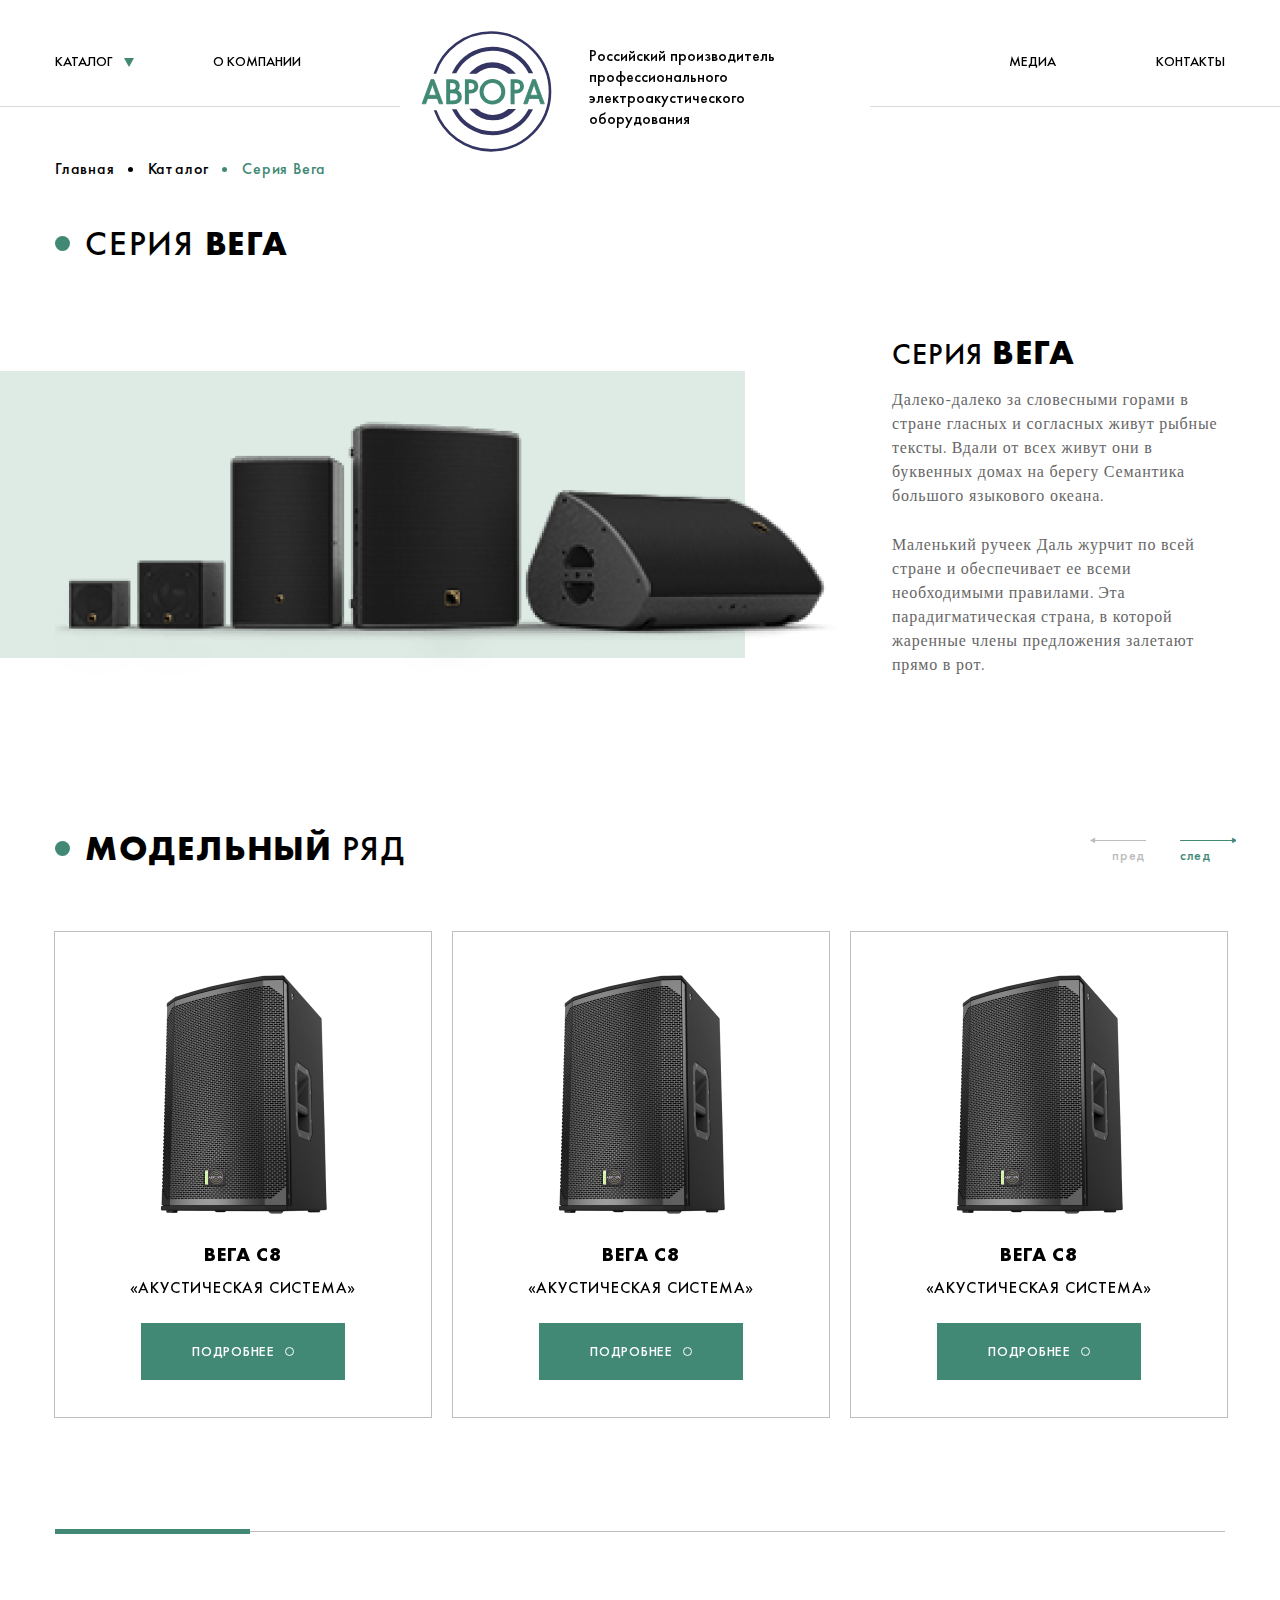
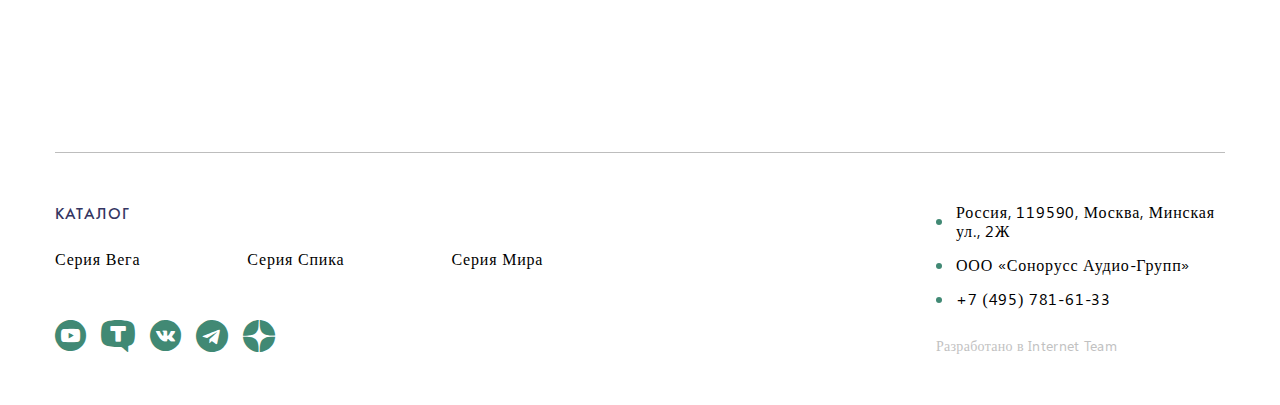
<file: section.html>
<!DOCTYPE html>
<html>

<head>
    <meta charset='UTF-8'>
    <meta name='viewport' content='width=device-width,user-scalable=no'>
    <title>Раздел каталога</title>

    <link rel="icon" href="favicon.ico" type="image/x-icon" />
    <link rel="shortcut icon" href="favicon.ico" type="image/x-icon" />

    <link rel="stylesheet" type="text/css" href="fonts/icomoon/style.css">
    <link rel="stylesheet" type="text/css" href="fonts/stylesheet.css" />
    <link rel="stylesheet" type="text/css" href="css/selectric.css" />
    <link rel='stylesheet' type='text/css' href='css/slick.css'>
    <link rel='stylesheet' type='text/css' href='css/micromodal.css'>
    <link rel='stylesheet' type='text/css' href='css/fancybox.css'>
    <link rel='stylesheet' type='text/css' href='css/style.css'>

</head>

<body>
    <div class="pageWrapper">
        <header class="header">
            <div class="container">
                <div class="headerContent">
                    <div class="logoWrapper">
                        <a href="#"></a>
                        <img src="img/logo.svg" alt="logo" class="notfixed">
                        <img src="img/logo-new.svg" alt="logo" class="fixed">
                        <span class="text">Российский производитель профессионального
                            электроакустического оборудования</span>
                    </div>
                    <nav class="menu">
                        <ul>
                            <li>
                                <a href="#" class="sub">Каталог</a>
                                <ul class="subMenu">
                                    <li><a href="#">Серия Вега</a></li>
                                    <li><a href="#">Серия Спика</a></li>
                                    <li><a href="#">Серия Мира</a></li>
                                </ul>
                            </li>
                            <li><a href="#">О компании</a></li>
                            <li><a href="#">медиа</a></li>
                            <li><a href="#">Контакты</a></li>
                        </ul>
                    </nav>
                    <button class="menuBurger">
                        <span class="line"></span>
                        <span class="line"></span>
                        <span class="line"></span>
                    </button>
                </div>
            </div>
        </header>
        <main class="main">
            <section class="breadСrumbs">
                <div class="container">
                    <ul>
                        <li><a href="#">Главная</a></li>
                        <li><a href="#">Каталог</a></li>
                        <li><span>Серия Вега</span></li>
                    </ul>
                </div>
            </section>
            <section class="titleBlockWrapper">
                <div class="container">
                    <div class="titleBlock">
                        <h2 class="blockTitle">серия <strong>вега</strong></h2>
                    </div>
                </div>
            </section>
            <section class="sectionWrapper">
                <div class="container">
                    <div class="sectionBlock">
                        <div class="picture" style="background-image: url(img/pic-section.png)"></div>
                        <div class="info">
                            <span class="name">серия <strong>вега</strong></span>
                            <p>Далеко-далеко за словесными горами в стране гласных и согласных живут рыбные тексты.
                                Вдали от всех живут они в буквенных домах на берегу Семантика большого языкового океана.
                            </p>

                            <p>Маленький ручеек Даль журчит по всей стране и обеспечивает ее всеми необходимыми
                                правилами. Эта парадигматическая страна, в которой жаренные члены предложения залетают
                                прямо в рот.</p>
                        </div>
                    </div>
                </div>
            </section>
            <section class="sliderWrapper">
                <div class="container">
                    <div class="sliderBlock">
                        <div class="sliderTitle">
                            <h2 class="blockTitle"> <strong>модельный</strong> ряд</h2>
                        </div>
                        <div class="sliderLineUp">
                            <div class="item">
                                <div class="picture" style="background-image: url(img/pic-lineup1.png)"></div>
                                <div class="name">
                                    <strong>вега с8</strong>
                                    <span>«акустическая система»</span>
                                </div>
                                <a href="#" class="btn btnGreen">подробнее</a>
                            </div>
                            <div class="item">
                                <div class="picture" style="background-image: url(img/pic-lineup1.png)"></div>
                                <div class="name">
                                    <strong>вега с8</strong>
                                    <span>«акустическая система»</span>
                                </div>
                                <a href="#" class="btn btnGreen">подробнее</a>
                            </div>
                            <div class="item">
                                <div class="picture" style="background-image: url(img/pic-lineup1.png)"></div>
                                <div class="name">
                                    <strong>вега с8</strong>
                                    <span>«акустическая система»</span>
                                </div>
                                <a href="#" class="btn btnGreen">подробнее</a>
                            </div>
                            <div class="item">
                                <div class="picture" style="background-image: url(img/pic-lineup1.png)"></div>
                                <div class="name">
                                    <strong>вега с8</strong>
                                    <span>«акустическая система»</span>
                                </div>
                                <a href="#" class="btn btnGreen">подробнее</a>
                            </div>
                            <div class="item">
                                <div class="picture" style="background-image: url(img/pic-lineup1.png)"></div>
                                <div class="name">
                                    <strong>вега с8</strong>
                                    <span>«акустическая система»</span>
                                </div>
                                <a href="#" class="btn btnGreen">подробнее</a>
                            </div>
                            <div class="item">
                                <div class="picture" style="background-image: url(img/pic-lineup1.png)"></div>
                                <div class="name">
                                    <strong>вега с8</strong>
                                    <span>«акустическая система»</span>
                                </div>
                                <a href="#" class="btn btnGreen">подробнее</a>
                            </div>
                            <div class="item">
                                <div class="picture" style="background-image: url(img/pic-lineup1.png)"></div>
                                <div class="name">
                                    <strong>вега с8</strong>
                                    <span>«акустическая система»</span>
                                </div>
                                <a href="#" class="btn btnGreen">подробнее</a>
                            </div>
                            <div class="item">
                                <div class="picture" style="background-image: url(img/pic-lineup1.png)"></div>
                                <div class="name">
                                    <strong>вега с8</strong>
                                    <span>«акустическая система»</span>
                                </div>
                                <a href="#" class="btn btnGreen">подробнее</a>
                            </div>
                            <div class="item">
                                <div class="picture" style="background-image: url(img/pic-lineup1.png)"></div>
                                <div class="name">
                                    <strong>вега с8</strong>
                                    <span>«акустическая система»</span>
                                </div>
                                <a href="#" class="btn btnGreen">подробнее</a>
                            </div>

                            <div class="item">
                                <div class="picture" style="background-image: url(img/pic-lineup1.png)"></div>
                                <div class="name">
                                    <strong>вега с8</strong>
                                    <span>«акустическая система»</span>
                                </div>
                                <a href="#" class="btn btnGreen">подробнее</a>
                            </div>
                            <div class="item">
                                <div class="picture" style="background-image: url(img/pic-lineup1.png)"></div>
                                <div class="name">
                                    <strong>вега с8</strong>
                                    <span>«акустическая система»</span>
                                </div>
                                <a href="#" class="btn btnGreen">подробнее</a>
                            </div>
                            <div class="item">
                                <div class="picture" style="background-image: url(img/pic-lineup1.png)"></div>
                                <div class="name">
                                    <strong>вега с8</strong>
                                    <span>«акустическая система»</span>
                                </div>
                                <a href="#" class="btn btnGreen">подробнее</a>
                            </div>
                            <div class="item">
                                <div class="picture" style="background-image: url(img/pic-lineup1.png)"></div>
                                <div class="name">
                                    <strong>вега с8</strong>
                                    <span>«акустическая система»</span>
                                </div>
                                <a href="#" class="btn btnGreen">подробнее</a>
                            </div>
                            <div class="item">
                                <div class="picture" style="background-image: url(img/pic-lineup1.png)"></div>
                                <div class="name">
                                    <strong>вега с8</strong>
                                    <span>«акустическая система»</span>
                                </div>
                                <a href="#" class="btn btnGreen">подробнее</a>
                            </div>
                            <div class="item">
                                <div class="picture" style="background-image: url(img/pic-lineup1.png)"></div>
                                <div class="name">
                                    <strong>вега с8</strong>
                                    <span>«акустическая система»</span>
                                </div>
                                <a href="#" class="btn btnGreen">подробнее</a>
                            </div>
                            <div class="item">
                                <div class="picture" style="background-image: url(img/pic-lineup1.png)"></div>
                                <div class="name">
                                    <strong>вега с8</strong>
                                    <span>«акустическая система»</span>
                                </div>
                                <a href="#" class="btn btnGreen">подробнее</a>
                            </div>
                            <div class="item">
                                <div class="picture" style="background-image: url(img/pic-lineup1.png)"></div>
                                <div class="name">
                                    <strong>вега с8</strong>
                                    <span>«акустическая система»</span>
                                </div>
                                <a href="#" class="btn btnGreen">подробнее</a>
                            </div>
                            <div class="item">
                                <div class="picture" style="background-image: url(img/pic-lineup1.png)"></div>
                                <div class="name">
                                    <strong>вега с8</strong>
                                    <span>«акустическая система»</span>
                                </div>
                                <a href="#" class="btn btnGreen">подробнее</a>
                            </div>
                        </div>
                    </div>
                </div>
            </section>
        </main>
        <footer class="footer">
            <div class="container">
                <div class="footerContent">
                    <div class="footerLeft">
                        <span class="title">КАТАЛОГ</span>
                        <ul class="menuFooter">
                            <li><a href="#">Серия Вега</a></li>
                            <li><a href="#">Серия Спика</a></li>
                            <li><a href="#">Серия Мира</a></li>
                        </ul>
                        <ul class="social">
                            <li><a href="#"><span class="icon icon-youtube"></span></a></li>
                            <li><a href="#"><span class="icon icon-t"></span></a></li>
                            <li><a href="#"><span class="icon icon-vk"></span></a></li>
                            <li><a href="#"><span class="icon icon-telegram"></span></a></li>
                            <li><a href="#"><span class="icon icon-yandex"></span></a></li>
                        </ul>
                    </div>
                    <div class="footerRight">
                        <ul>
                            <li>Россия, 119590, Москва, Минская ул., 2Ж</li>
                            <li>ООО «Сонорусс Аудио-Групп»</li>
                            <li><a href="#">+7 (495) 781-61-33</a></li>
                        </ul>
                        <a href="#" class="infoTextWork">Разработано в Internet Team</a>
                    </div>
                </div>
            </div>
        </footer>
    </div>
</body>

<script type='text/javascript' src='js/jquery-3.6.0.min.js'></script>
<script type='text/javascript' src='js/jquery.selectric.min.js'></script>
<script type='text/javascript' src='js/slick.min.js'></script>
<script type='text/javascript' src='js/micromodal.min.js'></script>
<script type='text/javascript' src='js/fancybox.umd.js'></script>
<script type='text/javascript' src='js/jquery.inputmask.min.js'></script>
<script type='text/javascript' src='js/script.js'></script>

</html>
</file>
<file: fonts/icomoon/style.css>
@font-face {
  font-family: 'icomoon';
  src:  url('fonts/icomoon.eot?uqlxxl');
  src:  url('fonts/icomoon.eot?uqlxxl#iefix') format('embedded-opentype'),
    url('fonts/icomoon.ttf?uqlxxl') format('truetype'),
    url('fonts/icomoon.woff?uqlxxl') format('woff'),
    url('fonts/icomoon.svg?uqlxxl#icomoon') format('svg');
  font-weight: normal;
  font-style: normal;
  font-display: block;
}

[class^="icon-"], [class*=" icon-"] {
  /* use !important to prevent issues with browser extensions that change fonts */
  font-family: 'icomoon' !important;
  speak: never;
  font-style: normal;
  font-weight: normal;
  font-variant: normal;
  text-transform: none;
  line-height: 1;

  /* Better Font Rendering =========== */
  -webkit-font-smoothing: antialiased;
  -moz-osx-font-smoothing: grayscale;
}

.icon-down:before {
  content: "\e907";
}
.icon-file:before {
  content: "\e908";
}
.icon-t:before {
  content: "\e902";
}
.icon-telegram:before {
  content: "\e903";
}
.icon-vk:before {
  content: "\e904";
}
.icon-yandex:before {
  content: "\e905";
}
.icon-youtube:before {
  content: "\e906";
}
.icon-arrow-left:before {
  content: "\e900";
}
.icon-arrow-right:before {
  content: "\e901";
}
</file>
<file: fonts/stylesheet.css>
@font-face {
    font-family: 'Futura PT';
    src: url('FuturaPT-Heavy.eot');
    src: local('Futura PT Heavy'), local('FuturaPT-Heavy'),
        url('FuturaPT-Heavy.eot?#iefix') format('embedded-opentype'),
        url('FuturaPT-Heavy.woff') format('woff'),
        url('FuturaPT-Heavy.ttf') format('truetype');
    font-weight: 900;
    font-style: normal;
}

@font-face {
    font-family: 'Futura PT';
    src: url('FuturaPT-Medium.eot');
    src: local('Futura PT Medium'), local('FuturaPT-Medium'),
        url('FuturaPT-Medium.eot?#iefix') format('embedded-opentype'),
        url('FuturaPT-Medium.woff') format('woff'),
        url('FuturaPT-Medium.ttf') format('truetype');
    font-weight: 500;
    font-style: normal;
}

@font-face {
    font-family: 'Futura PT';
    src: url('FuturaPT-MediumObl.eot');
    src: local('Futura PT Medium Oblique'), local('FuturaPT-MediumObl'),
        url('FuturaPT-MediumObl.eot?#iefix') format('embedded-opentype'),
        url('FuturaPT-MediumObl.woff') format('woff'),
        url('FuturaPT-MediumObl.ttf') format('truetype');
    font-weight: 500;
    font-style: italic;
}

@font-face {
    font-family: 'Futura PT Cond';
    src: url('FuturaPTCond-Medium.eot');
    src: local('Futura PT Cond Medium'), local('FuturaPTCond-Medium'),
        url('FuturaPTCond-Medium.eot?#iefix') format('embedded-opentype'),
        url('FuturaPTCond-Medium.woff') format('woff'),
        url('FuturaPTCond-Medium.ttf') format('truetype');
    font-weight: 500;
    font-style: normal;
}

@font-face {
    font-family: 'Futura PT';
    src: url('FuturaPT-LightObl.eot');
    src: local('Futura PT Light Oblique'), local('FuturaPT-LightObl'),
        url('FuturaPT-LightObl.eot?#iefix') format('embedded-opentype'),
        url('FuturaPT-LightObl.woff') format('woff'),
        url('FuturaPT-LightObl.ttf') format('truetype');
    font-weight: 300;
    font-style: italic;
}

@font-face {
    font-family: 'Futura PT Book';
    src: url('FuturaPT-Book.eot');
    src: local('Futura PT Book'), local('FuturaPT-Book'),
        url('FuturaPT-Book.eot?#iefix') format('embedded-opentype'),
        url('FuturaPT-Book.woff') format('woff'),
        url('FuturaPT-Book.ttf') format('truetype');
    font-weight: normal;
    font-style: normal;
}

@font-face {
    font-family: 'Futura PT Cond';
    src: url('FuturaPTCond-Bold.eot');
    src: local('Futura PT Cond Bold'), local('FuturaPTCond-Bold'),
        url('FuturaPTCond-Bold.eot?#iefix') format('embedded-opentype'),
        url('FuturaPTCond-Bold.woff') format('woff'),
        url('FuturaPTCond-Bold.ttf') format('truetype');
    font-weight: bold;
    font-style: normal;
}

@font-face {
    font-family: 'Futura PT Book';
    src: url('FuturaPT-BookObl.eot');
    src: local('Futura PT Book Oblique'), local('FuturaPT-BookObl'),
        url('FuturaPT-BookObl.eot?#iefix') format('embedded-opentype'),
        url('FuturaPT-BookObl.woff') format('woff'),
        url('FuturaPT-BookObl.ttf') format('truetype');
    font-weight: normal;
    font-style: italic;
}

@font-face {
    font-family: 'Futura PT Cond Extra';
    src: url('FuturaPTCond-ExtraBoldObl.eot');
    src: local('Futura PT Cond Extra Bold Oblique'), local('FuturaPTCond-ExtraBoldObl'),
        url('FuturaPTCond-ExtraBoldObl.eot?#iefix') format('embedded-opentype'),
        url('FuturaPTCond-ExtraBoldObl.woff') format('woff'),
        url('FuturaPTCond-ExtraBoldObl.ttf') format('truetype');
    font-weight: 800;
    font-style: italic;
}

@font-face {
    font-family: 'Futura PT';
    src: url('FuturaPT-Light.eot');
    src: local('Futura PT Light'), local('FuturaPT-Light'),
        url('FuturaPT-Light.eot?#iefix') format('embedded-opentype'),
        url('FuturaPT-Light.woff') format('woff'),
        url('FuturaPT-Light.ttf') format('truetype');
    font-weight: 300;
    font-style: normal;
}

@font-face {
    font-family: 'Futura PT';
    src: url('FuturaPT-BoldObl.eot');
    src: local('Futura PT Bold Oblique'), local('FuturaPT-BoldObl'),
        url('FuturaPT-BoldObl.eot?#iefix') format('embedded-opentype'),
        url('FuturaPT-BoldObl.woff') format('woff'),
        url('FuturaPT-BoldObl.ttf') format('truetype');
    font-weight: bold;
    font-style: italic;
}

@font-face {
    font-family: 'Futura PT Demi';
    src: url('FuturaPT-DemiObl.eot');
    src: local('Futura PT Demi Oblique'), local('FuturaPT-DemiObl'),
        url('FuturaPT-DemiObl.eot?#iefix') format('embedded-opentype'),
        url('FuturaPT-DemiObl.woff') format('woff'),
        url('FuturaPT-DemiObl.ttf') format('truetype');
    font-weight: 600;
    font-style: italic;
}

@font-face {
    font-family: 'Futura PT Cond Extra';
    src: url('FuturaPTCond-ExtraBold.eot');
    src: local('Futura PT Cond Extra Bold'), local('FuturaPTCond-ExtraBold'),
        url('FuturaPTCond-ExtraBold.eot?#iefix') format('embedded-opentype'),
        url('FuturaPTCond-ExtraBold.woff') format('woff'),
        url('FuturaPTCond-ExtraBold.ttf') format('truetype');
    font-weight: 800;
    font-style: normal;
}

@font-face {
    font-family: 'Futura PT Demi';
    src: url('FuturaPT-Demi.eot');
    src: local('Futura PT Demi'), local('FuturaPT-Demi'),
        url('FuturaPT-Demi.eot?#iefix') format('embedded-opentype'),
        url('FuturaPT-Demi.woff') format('woff'),
        url('FuturaPT-Demi.ttf') format('truetype');
    font-weight: 600;
    font-style: normal;
}

@font-face {
    font-family: 'Futura PT';
    src: url('FuturaPT-HeavyObl.eot');
    src: local('Futura PT Heavy Oblique'), local('FuturaPT-HeavyObl'),
        url('FuturaPT-HeavyObl.eot?#iefix') format('embedded-opentype'),
        url('FuturaPT-HeavyObl.woff') format('woff'),
        url('FuturaPT-HeavyObl.ttf') format('truetype');
    font-weight: 900;
    font-style: italic;
}

@font-face {
    font-family: 'Futura PT Extra';
    src: url('FuturaPT-ExtraBoldObl.eot');
    src: local('Futura PT Extra Bold Oblique'), local('FuturaPT-ExtraBoldObl'),
        url('FuturaPT-ExtraBoldObl.eot?#iefix') format('embedded-opentype'),
        url('FuturaPT-ExtraBoldObl.woff') format('woff'),
        url('FuturaPT-ExtraBoldObl.ttf') format('truetype');
    font-weight: 800;
    font-style: italic;
}

@font-face {
    font-family: 'Futura PT Cond Book';
    src: url('FuturaPTCond-Book.eot');
    src: local('Futura PT Cond Book'), local('FuturaPTCond-Book'),
        url('FuturaPTCond-Book.eot?#iefix') format('embedded-opentype'),
        url('FuturaPTCond-Book.woff') format('woff'),
        url('FuturaPTCond-Book.ttf') format('truetype');
    font-weight: normal;
    font-style: normal;
}

@font-face {
    font-family: 'Futura PT';
    src: url('FuturaPT-Bold.eot');
    src: local('Futura PT Bold'), local('FuturaPT-Bold'),
        url('FuturaPT-Bold.eot?#iefix') format('embedded-opentype'),
        url('FuturaPT-Bold.woff') format('woff'),
        url('FuturaPT-Bold.ttf') format('truetype');
    font-weight: bold;
    font-style: normal;
}

@font-face {
    font-family: 'Futura PT Extra';
    src: url('FuturaPT-ExtraBold.eot');
    src: local('Futura PT Extra Bold'), local('FuturaPT-ExtraBold'),
        url('FuturaPT-ExtraBold.eot?#iefix') format('embedded-opentype'),
        url('FuturaPT-ExtraBold.woff') format('woff'),
        url('FuturaPT-ExtraBold.ttf') format('truetype');
    font-weight: 800;
    font-style: normal;
}

@font-face {
    font-family: 'Futura PT Cond';
    src: url('FuturaPTCond-BoldObl.eot');
    src: local('Futura PT Cond Bold Oblique'), local('FuturaPTCond-BoldObl'),
        url('FuturaPTCond-BoldObl.eot?#iefix') format('embedded-opentype'),
        url('FuturaPTCond-BoldObl.woff') format('woff'),
        url('FuturaPTCond-BoldObl.ttf') format('truetype');
    font-weight: bold;
    font-style: italic;
}

@font-face {
    font-family: 'Futura PT Cond';
    src: url('FuturaPTCond-MediumObl.eot');
    src: local('Futura PT Cond Medium Oblique'), local('FuturaPTCond-MediumObl'),
        url('FuturaPTCond-MediumObl.eot?#iefix') format('embedded-opentype'),
        url('FuturaPTCond-MediumObl.woff') format('woff'),
        url('FuturaPTCond-MediumObl.ttf') format('truetype');
    font-weight: 500;
    font-style: italic;
}

@font-face {
    font-family: 'Futura PT Cond Book';
    src: url('FuturaPTCond-BookObl.eot');
    src: local('Futura PT Cond Book Oblique'), local('FuturaPTCond-BookObl'),
        url('FuturaPTCond-BookObl.eot?#iefix') format('embedded-opentype'),
        url('FuturaPTCond-BookObl.woff') format('woff'),
        url('FuturaPTCond-BookObl.ttf') format('truetype');
    font-weight: normal;
    font-style: italic;
}


@font-face {
    font-family: 'Segoe UI';
    src: url('SegoeUI-Bold.eot');
    font-weight: bold;
    font-style: normal;
}

@font-face {
    font-family: 'Segoe UI';
    src: local('Segoe UI Bold'), local('SegoeUI-Bold'),
        url('[data-uri]') format('woff2'),
        url('[data-uri]') format('woff'),
        url('SegoeUI-Bold.ttf') format('truetype'),
        url('SegoeUI-Bold.svg#SegoeUI-Bold') format('svg');
    font-weight: bold;
    font-style: normal;
    font-display: swap;
}

@font-face {
    font-family: 'Segoe UI';
    src: url('SegoeUI.eot');
    font-weight: normal;
    font-style: normal;
}

@font-face {
    font-family: 'Segoe UI';
    src: local('Segoe UI'), local('SegoeUI'),
        url('[data-uri]') format('woff2'),
        url('[data-uri]') format('woff'),
        url('SegoeUI.ttf') format('truetype'),
        url('SegoeUI.svg#SegoeUI') format('svg');
    font-weight: normal;
    font-style: normal;
    font-display: swap;
}
</file>
<file: css/selectric.css>
/*======================================
  Selectric v1.13.0
======================================*/

.selectric-wrapper {
  position: relative;
  cursor: pointer;
}

.selectric-responsive {
  width: 100%;
}

.selectric {
  border: 1px solid #DDD;
  border-radius: 0px;
  background: #F8F8F8;
  position: relative;
  overflow: hidden;
}

.selectric .label {
  display: block;
  white-space: nowrap;
  overflow: hidden;
  text-overflow: ellipsis;
  margin: 0 38px 0 10px;
  font-size: 12px;
  line-height: 38px;
  color: #444;
  height: 38px;
  -webkit-user-select: none;
     -moz-user-select: none;
      -ms-user-select: none;
          user-select: none;
}

.selectric .button {
  display: block;
  position: absolute;
  right: 0;
  top: 0;
  width: 38px;
  height: 38px;
  line-height: 38px;
  background-color: #F8f8f8;
  color: #BBB;
  text-align: center;
  font: 0/0 a;
  *font: 20px/38px Lucida Sans Unicode, Arial Unicode MS, Arial;
}

.selectric .button:after {
  content: " ";
  position: absolute;
  top: 0;
  right: 0;
  bottom: 0;
  left: 0;
  margin: auto;
  width: 0;
  height: 0;
  border: 4px solid transparent;
  border-top-color: #BBB;
  border-bottom: none;
}

.selectric-focus .selectric {
  border-color: #aaaaaa;
}

.selectric-hover .selectric {
  border-color: #c4c4c4;
}

.selectric-hover .selectric .button {
  color: #a2a2a2;
}

.selectric-hover .selectric .button:after {
  border-top-color: #a2a2a2;
}

.selectric-open {
  z-index: 9999;
}

.selectric-open .selectric {
  border-color: #c4c4c4;
}

.selectric-open .selectric-items {
  display: block;
}

.selectric-disabled {
  filter: alpha(opacity=50);
  opacity: 0.5;
  cursor: default;
  -webkit-user-select: none;
     -moz-user-select: none;
      -ms-user-select: none;
          user-select: none;
}

.selectric-hide-select {
  position: relative;
  overflow: hidden;
  width: 0;
  height: 0;
}

.selectric-hide-select select {
  position: absolute;
  left: -100%;
}

.selectric-hide-select.selectric-is-native {
  position: absolute;
  width: 100%;
  height: 100%;
  z-index: 10;
}

.selectric-hide-select.selectric-is-native select {
  position: absolute;
  top: 0;
  left: 0;
  right: 0;
  height: 100%;
  width: 100%;
  border: none;
  z-index: 1;
  box-sizing: border-box;
  opacity: 0;
}

.selectric-input {
  position: absolute !important;
  top: 0 !important;
  left: 0 !important;
  overflow: hidden !important;
  clip: rect(0, 0, 0, 0) !important;
  margin: 0 !important;
  padding: 0 !important;
  width: 1px !important;
  height: 1px !important;
  outline: none !important;
  border: none !important;
  *font: 0/0 a !important;
  background: none !important;
}

.selectric-temp-show {
  position: absolute !important;
  visibility: hidden !important;
  display: block !important;
}

/* Items box */
.selectric-items {
  display: none;
  position: absolute;
  top: 100%;
  left: 0;
  background: #F8F8F8;
  border: 1px solid #c4c4c4;
  z-index: -1;
  box-shadow: 0 0 10px -6px;
}

.selectric-items .selectric-scroll {
  height: 100%;
  overflow: auto;
}

.selectric-above .selectric-items {
  top: auto;
  bottom: 100%;
}

.selectric-items ul, .selectric-items li {
  list-style: none;
  padding: 0;
  margin: 0;
  font-size: 12px;
  line-height: 20px;
  min-height: 20px;
}

.selectric-items li {
  display: block;
  padding: 10px;
  color: #666;
  cursor: pointer;
}

.selectric-items li.selected {
  background: #E0E0E0;
  color: #444;
}

.selectric-items li.highlighted {
  background: #D0D0D0;
  color: #444;
}

.selectric-items li:hover {
  background: #D5D5D5;
  color: #444;
}

.selectric-items .disabled {
  filter: alpha(opacity=50);
  opacity: 0.5;
  cursor: default !important;
  background: none !important;
  color: #666 !important;
  -webkit-user-select: none;
     -moz-user-select: none;
      -ms-user-select: none;
          user-select: none;
}

.selectric-items .selectric-group .selectric-group-label {
  font-weight: bold;
  padding-left: 10px;
  cursor: default;
  -webkit-user-select: none;
     -moz-user-select: none;
      -ms-user-select: none;
          user-select: none;
  background: none;
  color: #444;
}

.selectric-items .selectric-group.disabled li {
  filter: alpha(opacity=100);
  opacity: 1;
}

.selectric-items .selectric-group li {
  padding-left: 25px;
}
</file>
<file: css/micromodal.css>
/**************************\
  Basic Modal Styles
\**************************/

.modal {
  font-family: -apple-system,BlinkMacSystemFont,avenir next,avenir,helvetica neue,helvetica,ubuntu,roboto,noto,segoe ui,arial,sans-serif;
}

.modal__overlay {
  position: fixed;
  top: 0;
  left: 0;
  right: 0;
  bottom: 0;
  background: rgba(0,0,0,0.6);
  display: flex;
  justify-content: center;
  align-items: center;
}

.modal__container {
  background-color: #fff;
  padding: 30px;
  max-width: 500px;
  max-height: 100vh;
  border-radius: 4px;
  overflow-y: auto;
  box-sizing: border-box;
}

.modal__header {
  display: flex;
  justify-content: space-between;
  align-items: center;
}

.modal__title {
  margin-top: 0;
  margin-bottom: 0;
  font-weight: 600;
  font-size: 1.25rem;
  line-height: 1.25;
  color: #00449e;
  box-sizing: border-box;
}

.modal__close {
  background: transparent;
  border: 0;
}

.modal__header .modal__close:before { content: "\2715"; }

.modal__content {
  margin-top: 2rem;
  margin-bottom: 2rem;
  line-height: 1.5;
  color: rgba(0,0,0,.8);
}

.modal__btn {
  font-size: .875rem;
  padding-left: 1rem;
  padding-right: 1rem;
  padding-top: .5rem;
  padding-bottom: .5rem;
  background-color: #e6e6e6;
  color: rgba(0,0,0,.8);
  border-radius: .25rem;
  border-style: none;
  border-width: 0;
  cursor: pointer;
  -webkit-appearance: button;
  text-transform: none;
  overflow: visible;
  line-height: 1.15;
  margin: 0;
  will-change: transform;
  -moz-osx-font-smoothing: grayscale;
  -webkit-backface-visibility: hidden;
  backface-visibility: hidden;
  -webkit-transform: translateZ(0);
  transform: translateZ(0);
  transition: -webkit-transform .25s ease-out;
  transition: transform .25s ease-out;
  transition: transform .25s ease-out,-webkit-transform .25s ease-out;
}

.modal__btn:focus, .modal__btn:hover {
  -webkit-transform: scale(1.05);
  transform: scale(1.05);
}

.modal__btn-primary {
  background-color: #00449e;
  color: #fff;
}



/**************************\
  Demo Animation Style
\**************************/
@keyframes mmfadeIn {
    from { opacity: 0; }
      to { opacity: 1; }
}

@keyframes mmfadeOut {
    from { opacity: 1; }
      to { opacity: 0; }
}

@keyframes mmslideIn {
  from { transform: translateY(15%); }
    to { transform: translateY(0); }
}

@keyframes mmslideOut {
    from { transform: translateY(0); }
    to { transform: translateY(-10%); }
}

.micromodal-slide {
  display: none;
}

.micromodal-slide.is-open {
  display: block;
}

.micromodal-slide[aria-hidden="false"] .modal__overlay {
  animation: mmfadeIn .3s cubic-bezier(0.0, 0.0, 0.2, 1);
}

.micromodal-slide[aria-hidden="false"] .modal__container {
  animation: mmslideIn .3s cubic-bezier(0, 0, .2, 1);
}

.micromodal-slide[aria-hidden="true"] .modal__overlay {
  animation: mmfadeOut .3s cubic-bezier(0.0, 0.0, 0.2, 1);
}

.micromodal-slide[aria-hidden="true"] .modal__container {
  animation: mmslideOut .3s cubic-bezier(0, 0, .2, 1);
}

.micromodal-slide .modal__container,
.micromodal-slide .modal__overlay {
  will-change: transform;
}
</file>
<file: css/style.css>
@charset "UTF-8";
*,
*:before,
*:after {
  -webkit-box-sizing: border-box;
  -moz-box-sizing: border-box;
  box-sizing: border-box;
  -webkit-text-size-adjust: 100%;
  -moz-text-size-adjust: 100%;
  -ms-text-size-adjust: 100%;
}

html,
body {
  -webkit-box-sizing: border-box;
  -moz-box-sizing: border-box;
  box-sizing: border-box;
  height: 100%;
  -webkit-text-size-adjust: 100%;
  -moz-text-size-adjust: 100%;
  -ms-text-size-adjust: 100%;
}

body {
  margin: 0 auto;
  padding: 0px;
  -webkit-outline: none;
  outline: none;
  position: relative;
  min-width: 320px;
  max-height: 1000000px;
  min-height: 100vh;
  text-decoration-skip: objects;
  -webkit-font-smoothing: antialiased;
  -webkit-tap-highlight-color: transparent;
}

:focus,
:active,
:hover,
:link {
  -webkit-tap-highlight-color: rgba(0, 0, 0, 0) !important;
  -webkit-focus-ring-color: rgba(0, 0, 0, 0) !important;
  -webkit-outline: none;
  outline: none;
}

ul,
ol {
  list-style-position: inside;
  list-style-type: none;
  padding: 0;
  margin: 0;
  text-align: left;
}

li {
  height: auto;
}

h1,
h2,
h3,
h4,
h5,
h6,
p {
  margin: 0;
}

iframe {
  display: block;
  border: none;
}

img {
  display: block;
  border: none;
  max-width: 100%;
}

textarea {
  white-space: pre-wrap;
  resize: none;
}

button,
select {
  display: block;
  padding: 0;
  border: none;
  -webkit-border-radius: 0;
  -moz-border-radius: 0;
  -ms-border-radius: 0;
  border-radius: 0;
  font-family: inherit;
  background-color: transparent;
  -webkit-appearance: none;
  -moz-appearance: none;
  appearance: none;
  -webkit-box-shadow: none;
  -moz-box-shadow: none;
  box-shadow: none;
  text-transform: none;
}

button {
  width: auto;
  cursor: pointer;
}

button::-moz-focus-inner,
[type=button]::-moz-focus-inner,
[type=reset]::-moz-focus-inner,
[type=submit]::-moz-focus-inner {
  border: none;
  padding: 0;
}

[type=search],
button:-moz-focusring,
[type=button]:-moz-focusring,
[type=reset]:-moz-focusring,
[type=submit]:-moz-focusring {
  -webkit-outline: none;
  outline: none;
}

[type=search]::-webkit-search-decoration,
::-webkit-file-upload-button {
  -webkit-appearance: none;
  -moz-appearance: none;
  appearance: none;
}

[hidden],
::-ms-clear,
area {
  display: none;
}

fieldset {
  border: none;
  margin: 0;
  padding: 0;
}

legend {
  display: block;
  padding: 0;
}

menu,
dir {
  list-style: none;
  margin: 0;
  padding: 0;
}

::-webkit-input-placeholder {
  color: inherit;
}

:-ms-input-placeholder {
  color: inherit;
}

::-moz-input-placeholder {
  color: inherit;
}

::-moz-placeholder {
  color: inherit;
}

:-moz-placeholder {
  color: inherit;
}

a {
  background-color: transparent;
  color: inherit;
  text-decoration: none;
  -webkit-outline: none;
  outline: none;
}

[type=date]::-webkit-inner-spin-button {
  display: none;
}

[type=date]::-webkit-calendar-picker-indicator {
  opacity: 0;
}

body {
  width: 100%;
  max-width: 2560px;
  margin: 0 auto;
  font-family: "Futura PT";
  overflow-x: hidden;
}

a {
  -webkit-transition: all 0.3s;
  -moz-transition: all 0.3s;
  -o-transition: all 0.3s;
  transition: all 0.3s;
}

b,
strong {
  color: inherit;
  font-weight: bold;
}

::selection {
  color: #fff;
  background-color: #000000;
  -webkit-text-fill-color: #fff;
}

.ui-widget,
input,
textarea,
button {
  font-family: "Futura PT";
}

input,
button {
  -webkit-appearance: none;
  -moz-appearance: none;
  appearance: none;
}

.container {
  width: 1400px;
  padding: 0;
  margin: 0 auto;
}

.pageWrapper {
  position: relative;
  overflow: hidden;
  min-height: 100vh;
  display: flex;
  flex-direction: column;
  padding-top: 121px;
}
.pageWrapper.main .header:not(.fixed)::before, .pageWrapper.main .header:not(.fixed)::after {
  background-color: #fff;
}
.pageWrapper.main .header:not(.fixed) .logoWrapper .text {
  color: #fff;
}
.pageWrapper.main .header:not(.fixed) .logoWrapper .notfixed {
  display: block;
}
.pageWrapper.main .header:not(.fixed) .logoWrapper .fixed {
  display: none;
}
.pageWrapper.main .header:not(.fixed) .menuBurger .line {
  background-color: #fff;
}
.pageWrapper.main .header:not(.fixed) .menu ul li a {
  color: #fff;
}
.pageWrapper.main .header:not(.fixed) .menu ul li a:hover {
  color: #418974;
}
.pageWrapper .header .logoWrapper .notfixed {
  display: none;
}
.pageWrapper .header .logoWrapper .fixed {
  display: block;
}
.pageWrapper .footer {
  margin-top: auto;
}

.logoWrapper {
  -webkit-transition: filter 0.3s;
  -moz-transition: filter 0.3s;
  -o-transition: filter 0.3s;
  transition: filter 0.3s;
  position: relative;
  display: flex;
  align-items: center;
  justify-content: flex-end;
}
.logoWrapper > a,
.logoWrapper .invisBtn {
  display: block;
  position: absolute;
  left: 0;
  top: 0;
  width: 100%;
  height: 100%;
  overflow: hidden;
  text-indent: 200%;
  white-space: nowrap;
  cursor: pointer;
  z-index: 5;
}
.logoWrapper .text {
  font-weight: 400;
  font-size: 16px;
  line-height: 21px;
  color: #000;
  margin-left: 38px;
  position: relative;
  top: -5px;
  display: block;
  max-width: 250px;
}

.inputWrapper {
  position: relative;
}
.inputWrapper input {
  background-color: #fff;
  border: 1px solid #bfbfbf;
  width: 100%;
  height: 55px;
  font-weight: 400;
  font-size: 16px;
  line-height: 19px;
  color: #000000;
  padding: 0 30px;
}
.inputWrapper input::placeholder {
  color: #000;
}
.inputWrapper textarea {
  resize: none;
  height: 107px;
  width: 100%;
  background-color: #fff;
  border: 1px solid #bfbfbf;
  font-weight: 400;
  font-size: 16px;
  line-height: 19px;
  color: #000000;
  color: #6a4b4b;
  padding: 20px 30px;
}
.inputWrapper textarea::placeholder {
  color: #000;
}

.slide-arrow {
  position: absolute;
  bottom: 18px;
  overflow: hidden;
  -webkit-transition: all 0.3s;
  -moz-transition: all 0.3s;
  -o-transition: all 0.3s;
  transition: all 0.3s;
  font-weight: 400;
  font-size: 14px;
  line-height: 55px;
  letter-spacing: 0.05em;
  color: #418974;
  z-index: 5;
  width: 56px;
  padding-top: 15px;
}
.slide-arrow::before {
  position: absolute;
  left: 0;
  top: 0;
  font-family: "icomoon" !important;
  font-size: 6px;
}
.slide-arrow.slick-disabled {
  color: #bdbdbd;
}
.slide-arrow.slick-prev:before {
  content: "\e900";
}
.slide-arrow.slick-prev .slide-text {
  text-align: right;
}
.slide-arrow.slick-next:before {
  content: "\e901";
}
.slide-arrow.slick-next .slide-text {
  text-align: left;
}
.slide-arrow .slide-text {
  display: block;
  width: 100%;
}

.slick-dots {
  display: flex;
  justify-content: center;
  margin-top: 57px;
}
.slick-dots li {
  margin: 4.5px;
}
.slick-dots li.slick-active button {
  background: #d3145b;
}
.slick-dots li button {
  cursor: pointer;
  width: 9px;
  height: 9px;
  background: #e9e1e1;
  color: transparent;
  overflow: hidden;
  -webkit-border-radius: 50%;
  -moz-border-radius: 50%;
  -ms-border-radius: 50%;
  border-radius: 50%;
  -webkit-transition: all 0.3s;
  -moz-transition: all 0.3s;
  -o-transition: all 0.3s;
  transition: all 0.3s;
}
.slick-dots li button:hover {
  background: #d3145b;
}

.modal {
  font-family: "Futura PT";
  display: none;
}

.modal.is-open {
  display: block;
  z-index: 15;
}

.modal__container {
  padding: 30px 43px 23px;
  max-width: 489px;
  width: 100%;
  background-image: url("../img/back-toh-modal.png");
  background-position: calc(100% - 5px) 29px;
  background-repeat: no-repeat;
}

.blockTitle {
  position: relative;
  display: block;
  font-weight: 400;
  font-size: 35px;
  line-height: 55px;
  letter-spacing: 0.05em;
  text-transform: uppercase;
  color: #000000;
  padding-left: 10px;
}
.blockTitle:after {
  content: "";
  display: block;
  position: absolute;
  -webkit-transition: all 0.3s;
  -moz-transition: all 0.3s;
  -o-transition: all 0.3s;
  transition: all 0.3s;
  width: 15px;
  height: 15px;
  left: -19px;
  top: 20px;
  background-color: #418974;
  -webkit-border-radius: 50%;
  -moz-border-radius: 50%;
  -ms-border-radius: 50%;
  border-radius: 50%;
}
.blockTitle:before {
  content: "";
  display: block;
  position: absolute;
  -webkit-transition: all 0.3s;
  -moz-transition: all 0.3s;
  -o-transition: all 0.3s;
  transition: all 0.3s;
  right: calc(100% - 188px);
  top: -76px;
  z-index: -1;
}
.blockTitle strong {
  font-weight: 700;
}

.capTitle {
  font-weight: 400;
  font-size: 35px;
  line-height: 55px;
  letter-spacing: 0.05em;
  text-transform: uppercase;
  color: #000000;
}

.backGreenBlock {
  width: 1053px;
  height: 441px;
  background-color: #deebe4;
  position: absolute;
  left: calc(50% - 93px);
  top: 84px;
  z-index: -1;
}
.backGreenBlock.bottom {
  top: auto;
  bottom: 285px;
  height: 411px;
  left: calc(50% - 54px);
}

.checkBlock input {
  display: none;
}
.checkBlock input:checked + label::after {
  opacity: 1;
}
.checkBlock label {
  cursor: pointer;
  position: relative;
  font-weight: 400;
  font-size: 14px;
  line-height: 17px;
  color: #000;
  display: block;
  padding-left: 26px;
}
.checkBlock label:before {
  content: "";
  display: block;
  position: absolute;
  -webkit-transition: all 0.3s;
  -moz-transition: all 0.3s;
  -o-transition: all 0.3s;
  transition: all 0.3s;
  width: 13px;
  height: 13px;
  left: 1px;
  top: 0;
  background-color: #fff;
  border: 1px solid #418974;
}
.checkBlock label:after {
  content: "";
  display: block;
  position: absolute;
  -webkit-transition: all 0.3s;
  -moz-transition: all 0.3s;
  -o-transition: all 0.3s;
  transition: all 0.3s;
  width: 7px;
  height: 7px;
  left: 4px;
  top: 3px;
  background-color: #418974;
  opacity: 0;
}
.checkBlock label a {
  color: #418974;
  text-decoration: underline;
}
.checkBlock label a:hover {
  text-decoration-color: transparent;
}

.menuBurger {
  display: none;
  position: absolute;
  right: 20px;
  top: 50%;
  width: 40px;
  height: 40px;
  margin-top: -20px;
  -webkit-transition: all 0.3s;
  -moz-transition: all 0.3s;
  -o-transition: all 0.3s;
  transition: all 0.3s;
}
.menuBurger.open .line {
  background-color: #fff !important;
}
.menuBurger.open .line:nth-child(1) {
  -moz-transform: rotate(-45deg);
  -ms-transform: rotate(-45deg);
  -webkit-transform: rotate(-45deg);
  -o-transform: rotate(-45deg);
  transform: rotate(-45deg);
  top: 7px;
}
.menuBurger.open .line:nth-child(2) {
  opacity: 0;
}
.menuBurger.open .line:nth-child(3) {
  -moz-transform: rotate(45deg);
  -ms-transform: rotate(45deg);
  -webkit-transform: rotate(45deg);
  -o-transform: rotate(45deg);
  transform: rotate(45deg);
  top: -10px;
}
.menuBurger .line {
  position: relative;
  -webkit-transition: all 0.3s;
  -moz-transition: all 0.3s;
  -o-transition: all 0.3s;
  transition: all 0.3s;
  display: block;
  width: 100%;
  height: 2px;
  background-color: #000;
}
.menuBurger .line + .line {
  margin-top: 6px;
}

.siteLink {
  color: #418974;
  text-decoration: underline;
}
.siteLink:hover {
  text-decoration-color: transparent;
}

.btn {
  position: relative;
  display: inline-block;
  font-weight: 450;
  font-size: 14px;
  line-height: 55px;
  -webkit-transition: all 0.3s;
  -moz-transition: all 0.3s;
  -o-transition: all 0.3s;
  transition: all 0.3s;
  padding: 0 31px;
  z-index: 5;
  text-align: center;
  letter-spacing: 0.05em;
  text-transform: uppercase;
  border: 1px solid transparent;
  webkit-appearance: none;
  -moz-appearance: none;
  appearance: none;
}
.btn:after {
  content: "";
  display: block;
  position: absolute;
  -webkit-transition: all 0.3s;
  -moz-transition: all 0.3s;
  -o-transition: all 0.3s;
  transition: all 0.3s;
  position: relative;
  width: 9px;
  height: 9px;
  border: solid 1px #fff;
  -webkit-border-radius: 50%;
  -moz-border-radius: 50%;
  -ms-border-radius: 50%;
  border-radius: 50%;
  display: inline-block;
  vertical-align: middle;
  position: relative;
  top: -2px;
  margin-left: 10px;
}
.btn.btnGreen {
  background-color: #418974;
  color: #fff;
}
.btn.btnGreen .icon {
  margin-left: 10px;
  fill: #fff;
  stroke: #fff;
}
.btn.btnGreen:hover {
  background-color: #286855;
}
.btn.btnFullGreen {
  border: 1px solid #418974;
  color: #418974;
  background-color: transparent;
}
.btn.btnFullGreen .icon {
  margin-left: 10px;
  fill: #286855;
  stroke: #286855;
}
.btn.btnFullGreen:after {
  border-color: #418974;
}
.btn.btnFullGreen:hover {
  background-color: #418974;
  color: #fff;
}
.btn.btnFullGreen:hover:after {
  border-color: #fff;
}
.btn.btnFullGreen:hover .icon {
  fill: #fff;
  stroke: #fff;
}
.btn.btnMore .icon {
  -webkit-transition: all 0.3s;
  -moz-transition: all 0.3s;
  -o-transition: all 0.3s;
  transition: all 0.3s;
}
.btn.btnMore:after {
  display: none;
}

.modal__close {
  position: absolute;
  width: 27px;
  display: block;
  right: 11px;
  top: 50px;
}
.modal__close span {
  display: block;
  background-color: #000;
  width: 100%;
  height: 3px;
  position: relative;
  -moz-transform: rotate(-45deg);
  -ms-transform: rotate(-45deg);
  -webkit-transform: rotate(-45deg);
  -o-transform: rotate(-45deg);
  transform: rotate(-45deg);
}
.modal__close span + span {
  top: -2px;
  -moz-transform: rotate(45deg);
  -ms-transform: rotate(45deg);
  -webkit-transform: rotate(45deg);
  -o-transform: rotate(45deg);
  transform: rotate(45deg);
}

.menu {
  width: 100%;
}
.menu ul {
  display: flex;
}
.menu ul li {
  position: relative;
}
.menu ul li + li {
  margin-left: 160px;
}
.menu ul li:nth-child(3) {
  margin-left: auto;
}
.menu ul li a {
  position: relative;
  font-size: 14px;
  line-height: 18px;
  text-transform: uppercase;
  color: #000000;
  -webkit-transition: color 0.3s;
  -moz-transition: color 0.3s;
  -o-transition: color 0.3s;
  transition: color 0.3s;
}
.menu ul li a:hover {
  color: #418974;
}
.menu ul li .sub {
  position: relative;
}
.menu ul li .sub:hover + .subMenu {
  display: block;
}
.menu ul li .sub:before {
  content: "";
  display: block;
  position: absolute;
  -webkit-transition: all 0.3s;
  -moz-transition: all 0.3s;
  -o-transition: all 0.3s;
  transition: all 0.3s;
  border-top: solid 9px #418974;
  border-bottom: solid 1px transparent;
  border-left: solid 5px transparent;
  border-right: solid 5px transparent;
  left: calc(100% + 11px);
  top: 50%;
  margin-top: -3px;
}
.menu ul li .subMenu {
  display: none;
  position: absolute;
  left: 0;
  top: calc(100% - 5px);
  width: 150px;
  z-index: 10;
  padding-top: 5px;
}
.menu ul li .subMenu li {
  background-color: rgba(0, 0, 0, 0.7);
  width: 100%;
  padding: 10px;
}
.menu ul li .subMenu li + li {
  margin: 0;
}
.menu ul li .subMenu li a {
  color: #fff;
}
.menu ul li .subMenu li a:hover {
  color: #418974;
}
.menu ul li .subMenu:hover {
  display: block;
}

.header {
  position: fixed;
  left: 0;
  top: 0;
  width: 100%;
  z-index: 10;
}
.header.fixed {
  background-color: #fff;
  padding-bottom: 50px;
}
.header.fixed::before, .header.fixed::after {
  bottom: 64px;
}
.header:before {
  content: "";
  display: block;
  position: absolute;
  -webkit-transition: all 0.3s;
  -moz-transition: all 0.3s;
  -o-transition: all 0.3s;
  transition: all 0.3s;
  left: 0;
  bottom: 14px;
  width: calc(50% - 283px);
  height: 1px;
  background-color: #dadada;
  -webkit-transition: all 0s;
  -moz-transition: all 0s;
  -o-transition: all 0s;
  transition: all 0s;
}
.header:after {
  content: "";
  display: block;
  position: absolute;
  -webkit-transition: all 0.3s;
  -moz-transition: all 0.3s;
  -o-transition: all 0.3s;
  transition: all 0.3s;
  right: 0;
  bottom: 14px;
  width: calc(50% - 226px);
  height: 1px;
  background-color: #dadada;
  -webkit-transition: all 0s;
  -moz-transition: all 0s;
  -o-transition: all 0s;
  transition: all 0s;
}
.header .headerContent {
  padding: 50px 0;
}
.header .logoWrapper {
  position: absolute;
  left: 50%;
  width: 419px;
  top: 32px;
  margin-left: -239px;
  height: 119px;
}
.header .logoWrapper img {
  position: absolute;
  left: 0;
  top: 50%;
  object-fit: cover;
  object-position: center;
  width: 149px;
  height: 145px;
  margin-top: -67px;
  margin-left: -4px;
}
.grettingsWrapper {
  position: relative;
}
.grettingsWrapper:before {
  content: "";
  display: block;
  position: absolute;
  -webkit-transition: all 0.3s;
  -moz-transition: all 0.3s;
  -o-transition: all 0.3s;
  transition: all 0.3s;
  width: 1155px;
  height: 288px;
  left: 0;
  top: 50%;
  background: rgba(65, 137, 116, 0.7);
  mix-blend-mode: screen;
  filter: blur(90px);
  transform: rotate(-9.8deg);
  margin-top: -175px;
  pointer-events: none;
}
.grettingsWrapper:after {
  content: "";
  display: block;
  position: absolute;
  -webkit-transition: all 0.3s;
  -moz-transition: all 0.3s;
  -o-transition: all 0.3s;
  transition: all 0.3s;
  width: 286px;
  height: 230px;
  right: -90px;
  top: -60px;
  background: rgba(70, 167, 138, 0.6);
  mix-blend-mode: normal;
  filter: blur(50px);
  transform: rotate(-9.8deg);
  pointer-events: none;
}
.grettingsWrapper .grettings {
  display: flex;
  flex-direction: column;
  justify-content: center;
  align-items: flex-start;
}
.grettingsWrapper .picture {
  position: absolute;
  left: 0;
  top: -121px;
  width: 100%;
  height: calc(100% + 121px);
  background-position: center;
  background-repeat: no-repeat;
  background-size: cover;
  z-index: -1;
}
.grettingsWrapper .backGradient {
  position: absolute;
  left: 0;
  top: -121px;
  width: 100%;
  height: calc(100% + 121px);
  z-index: -1;
  background: linear-gradient(81.51deg, rgba(0, 1, 35, 0.7) 10.46%, rgba(0, 0, 0, 0) 62.78%), linear-gradient(314.47deg, rgba(20, 20, 37, 0.8) 25.74%, rgba(0, 0, 0, 0) 47.04%), linear-gradient(0deg, rgba(52, 53, 98, 0.6), rgba(52, 53, 98, 0.6));
  opacity: 0.6;
}

.grettings {
  position: relative;
  width: 100%;
  height: calc(100vh - 121px);
  min-height: 500px;
  z-index: 2;
}
.grettings:before {
  content: "";
  display: block;
  position: absolute;
  -webkit-transition: all 0.3s;
  -moz-transition: all 0.3s;
  -o-transition: all 0.3s;
  transition: all 0.3s;
  width: 494px;
  height: 238px;
  left: 0;
  top: 50%;
  margin-top: -150px;
  background: rgba(70, 167, 138, 0.6);
  mix-blend-mode: normal;
  filter: blur(50px);
  z-index: -1;
  transform: rotate(-9.8deg);
  pointer-events: none;
}
.grettings:after {
  content: "";
  display: block;
  position: absolute;
  -webkit-transition: all 0.3s;
  -moz-transition: all 0.3s;
  -o-transition: all 0.3s;
  transition: all 0.3s;
  width: 770px;
  height: 192px;
  left: -340px;
  top: 50%;
  background: rgba(104, 106, 198, 0.6);
  mix-blend-mode: screen;
  filter: blur(90px);
  transform: rotate(-9.8deg);
}
.grettings .pageTitle {
  max-width: 550px;
  font-size: 40px;
  line-height: 55px;
  letter-spacing: 0.05em;
  text-transform: uppercase;
  color: #fff;
  display: block;
  font-weight: 400;
}
.grettings .pageTitle strong {
  font-weight: 700;
  display: block;
}
.grettings .btn {
  margin-top: 57px;
}

.aboutMainWrapper {
  padding: 105px 0;
}

.aboutMain {
  position: relative;
}
.aboutMain:before {
  content: "";
  display: block;
  position: absolute;
  -webkit-transition: all 0.3s;
  -moz-transition: all 0.3s;
  -o-transition: all 0.3s;
  transition: all 0.3s;
  width: 1128px;
  height: 520px;
  left: 50%;
  top: -12px;
  background-color: #deebe4;
  z-index: -1;
  margin-left: -186px;
}
.aboutMain .blockTitle:before {
  content: "";
  display: block;
  position: absolute;
  -webkit-transition: all 0.3s;
  -moz-transition: all 0.3s;
  -o-transition: all 0.3s;
  transition: all 0.3s;
  background-image: url("../img/back-toh-about.png");
  width: 480px;
  height: 640px;
  background-position: center;
}
.aboutMain .aboutList {
  display: flex;
  flex-wrap: wrap;
  margin: 77px -28.5px 0;
}
.aboutMain .aboutList .item {
  width: calc(33.3333333333% - 33px);
  margin: 0 10.5px 10.5px;
  position: relative;
}
.aboutMain .aboutList .item > a,
.aboutMain .aboutList .item .invisBtn {
  display: block;
  position: absolute;
  left: 0;
  top: 0;
  width: 100%;
  height: 100%;
  overflow: hidden;
  text-indent: 200%;
  white-space: nowrap;
  cursor: pointer;
  z-index: 5;
}
.aboutMain .aboutList .picture {
  width: 100%;
  height: 382px;
  background-position: center;
  background-repeat: no-repeat;
  background-size: cover;
}
.aboutMain .aboutList .text {
  background-color: #418974;
  width: 100%;
  display: flex;
  flex-direction: column;
  justify-content: center;
  align-items: center;
  min-height: 75px;
}
.aboutMain .aboutList .name {
  font-weight: normal;
  font-size: 16px;
  line-height: 23px;
  text-align: center;
  letter-spacing: 0.05em;
  text-transform: uppercase;
  color: #fff;
  display: block;
}
.aboutMain .aboutList .name strong {
  font-weight: 700;
}

.partnerMainWrapper {
  position: relative;
  padding: 114px 0;
}
.partnerMainWrapper .planet {
  position: absolute;
  left: 50%;
  width: 1173px;
  height: 693px;
  background-position: center;
  background-repeat: no-repeat;
  top: -70px;
  margin-left: -383px;
}

.partnerMain {
  position: relative;
  left: -17px;
}
.partnerMain .text {
  margin-top: 12px;
  font-weight: 400;
  font-size: 16px;
  line-height: 25px;
  letter-spacing: 0.05em;
  color: #000000;
  display: block;
  font-family: "Segoe UI";
  max-width: 345px;
}
.partnerMain .btn {
  margin-top: 46px;
  padding: 0 47px 0 42px;
}

.madiaMainWrapper {
  padding: 255px 0 122px;
}

.mediaMain {
  position: relative;
}
.mediaMain:before {
  content: "";
  display: block;
  position: absolute;
  -webkit-transition: all 0.3s;
  -moz-transition: all 0.3s;
  -o-transition: all 0.3s;
  transition: all 0.3s;
  width: 1151px;
  height: 520px;
  left: calc(50% + 325px);
  top: 42px;
  background-color: #deebe4;
}
.mediaMain .blockTitle:before {
  content: "";
  display: block;
  position: absolute;
  -webkit-transition: all 0.3s;
  -moz-transition: all 0.3s;
  -o-transition: all 0.3s;
  transition: all 0.3s;
  background-image: url("../img/back-toh-media.png");
  width: 510px;
  height: 630px;
  right: calc(100% - 32px);
  top: -215px;
  background-position: center;
}
.mediaMain .desc {
  font-weight: 400;
  font-size: 16px;
  line-height: 25px;
  letter-spacing: 0.05em;
  color: #000000;
  max-width: 365px;
  display: block;
  font-family: "Segoe UI";
  margin-top: 12px;
  margin-left: -17px;
}
.mediaMain .sliderMedia {
  margin-top: 21px;
  position: relative;
  left: -20px;
}

.sliderMedia {
  max-width: 948px;
}
.sliderMedia .item {
  display: flex;
  align-items: center;
}
.sliderMedia .item.slick-active .picture {
  filter: grayscale(0%);
}
.sliderMedia .item.slick-active .picture::before {
  opacity: 0;
}
.sliderMedia .item.slick-active .text {
  opacity: 1;
}
.sliderMedia .item .text {
  opacity: 0.5;
}
.sliderMedia .picture {
  position: relative;
  width: 469px;
  height: 353px;
  position: relative;
  filter: grayscale(100%);
  background-position: center;
  background-repeat: no-repeat;
  background-size: cover;
}
.sliderMedia .picture > a,
.sliderMedia .picture .invisBtn {
  display: block;
  position: absolute;
  left: 0;
  top: 0;
  width: 100%;
  height: 100%;
  overflow: hidden;
  text-indent: 200%;
  white-space: nowrap;
  cursor: pointer;
  z-index: 5;
}
.sliderMedia .picture:before {
  content: "";
  display: block;
  position: absolute;
  -webkit-transition: all 0.3s;
  -moz-transition: all 0.3s;
  -o-transition: all 0.3s;
  transition: all 0.3s;
  width: 100%;
  height: 100%;
  background-color: #fff;
  opacity: 0.55;
}
.sliderMedia .text {
  width: calc(100% - 469px);
  padding-left: 63px;
  padding-right: 68px;
  padding-bottom: 57px;
  -webkit-transition: opacity 0.3s;
  -moz-transition: opacity 0.3s;
  -o-transition: opacity 0.3s;
  transition: opacity 0.3s;
}
.sliderMedia .text .cap {
  font-weight: 500;
  font-size: 18px;
  line-height: 25px;
  letter-spacing: 0.05em;
  text-transform: uppercase;
  color: #000;
  display: block;
  -webkit-transition: color 0.3s;
  -moz-transition: color 0.3s;
  -o-transition: color 0.3s;
  transition: color 0.3s;
}
.sliderMedia .text .cap:hover {
  color: #286855;
}
.sliderMedia .text .txt {
  font-weight: 400;
  font-size: 16px;
  line-height: 22px;
  letter-spacing: 0.05em;
  color: #666;
  font-family: "Segoe UI";
  display: block;
  margin-top: 22px;
}
.sliderMedia .slick-list {
  overflow: visible;
}
.sliderMedia .slick-prev {
  left: calc(50% + 60px);
}
.sliderMedia .slick-next {
  left: calc(50% + 150px);
}

.footer .footerContent {
  border-top: solid 1px #bdbdbd;
  padding: 64px 0;
  display: flex;
  justify-content: space-between;
}
.footer .footerLeft .title {
  font-weight: 450;
  font-size: 16px;
  letter-spacing: 0.05em;
  color: #343562;
  display: block;
}
.footer .footerLeft .social {
  margin-top: 50px;
}
.footer .footerRight {
  width: calc(30% - 62px);
}
.footer .footerRight ul li {
  position: relative;
  font-weight: 400;
  font-size: 16px;
  letter-spacing: 0.05em;
  color: #000;
  padding-left: 20px;
  font-family: "Segoe UI";
}
.footer .footerRight ul li:before {
  content: "";
  display: block;
  position: absolute;
  -webkit-transition: all 0.3s;
  -moz-transition: all 0.3s;
  -o-transition: all 0.3s;
  transition: all 0.3s;
  width: 6px;
  height: 6px;
  top: 50%;
  left: 0;
  margin-top: -3px;
  -webkit-border-radius: 50%;
  -moz-border-radius: 50%;
  -ms-border-radius: 50%;
  border-radius: 50%;
  background-color: #418974;
}
.footer .footerRight ul li + li {
  margin-top: 15px;
}
.footer .footerRight ul a {
  font-family: "Segoe UI";
  font-weight: 400;
  font-size: 16px;
  letter-spacing: 0.05em;
  color: #000;
  -webkit-transition: color 0.3s;
  -moz-transition: color 0.3s;
  -o-transition: color 0.3s;
  transition: color 0.3s;
}
.footer .footerRight ul a:hover {
  color: #286855;
}
.footer .footerRight .infoTextWork {
  font-family: "Segoe UI";
  font-weight: 300;
  font-size: 14px;
  letter-spacing: 0.02em;
  color: #848484;
  display: block;
  margin-top: 29px;
  opacity: 0.5;
}

.menuFooter {
  display: flex;
  margin-top: 25px;
}
.menuFooter li + li {
  margin-left: 107px;
}
.menuFooter li a {
  font-weight: 400;
  font-size: 16px;
  letter-spacing: 0.05em;
  font-family: "Segoe UI";
  color: #000;
  -webkit-transition: color 0.3s;
  -moz-transition: color 0.3s;
  -o-transition: color 0.3s;
  transition: color 0.3s;
}
.menuFooter li a:hover {
  color: #286855;
}

.social {
  display: flex;
  align-items: center;
}
.social li + li {
  margin-left: 15px;
}
.social li a:hover .icon {
  color: #286855;
}
.social .icon {
  -webkit-transition: color 0.3s;
  -moz-transition: color 0.3s;
  -o-transition: color 0.3s;
  transition: color 0.3s;
  color: #418974;
  font-size: 32px;
}

.breadСrumbs {
  padding: 37px 0;
}
.breadСrumbs ul {
  display: flex;
  flex-wrap: wrap;
}
.breadСrumbs ul li {
  position: relative;
  font-weight: 400;
  font-size: 16px;
  line-height: 21px;
  letter-spacing: 0.05em;
  margin-right: 33px;
}
.breadСrumbs ul li + li:before {
  content: "";
  display: block;
  position: absolute;
  -webkit-transition: all 0.3s;
  -moz-transition: all 0.3s;
  -o-transition: all 0.3s;
  transition: all 0.3s;
  left: -20px;
  top: 50%;
  width: 5px;
  height: 5px;
  background-color: #000;
  margin-top: -2px;
  -webkit-border-radius: 50%;
  -moz-border-radius: 50%;
  -ms-border-radius: 50%;
  border-radius: 50%;
}
.breadСrumbs ul li:last-child:before {
  content: "";
  display: block;
  position: absolute;
  -webkit-transition: all 0.3s;
  -moz-transition: all 0.3s;
  -o-transition: all 0.3s;
  transition: all 0.3s;
  background-color: #418974;
}
.breadСrumbs ul li:first-child span {
  color: #000;
}
.breadСrumbs ul a {
  font-weight: 400;
  font-size: 16px;
  line-height: 21px;
  letter-spacing: 0.05em;
  color: #000;
}
.breadСrumbs ul a:hover {
  color: #418974;
}
.breadСrumbs ul span {
  color: #418974;
}

.titleBlockWrapper {
  padding: 17px 0;
}
.titleBlockWrapper .titleBlock {
  padding: 0 21px;
}
.titleBlockWrapper .desc {
  font-size: 16px;
  line-height: 24px;
  letter-spacing: 0.05em;
  font-family: "Segoe UI";
  color: #666666;
  max-width: 750px;
  position: relative;
  left: -23px;
  margin-top: 7px;
  display: block;
}

.catalogWrapper {
  position: relative;
  padding: 41px 0 100px;
}
.catalogWrapper:before {
  content: "";
  display: block;
  position: absolute;
  -webkit-transition: all 0.3s;
  -moz-transition: all 0.3s;
  -o-transition: all 0.3s;
  transition: all 0.3s;
  left: calc(50% + 580px);
  top: -226px;
  background-image: url("../img/back-catalog.png");
  background-repeat: no-repeat;
  width: 378px;
  height: 592px;
  z-index: -1;
}
.catalogWrapper:after {
  content: "";
  display: block;
  position: absolute;
  -webkit-transition: all 0.3s;
  -moz-transition: all 0.3s;
  -o-transition: all 0.3s;
  transition: all 0.3s;
  background-image: url("../img/back-catalog2.png");
  background-repeat: no-repeat;
  width: 372px;
  height: 592px;
  top: 50%;
  left: calc(50% - 955px);
  z-index: -1;
  margin-top: -90px;
}

.catalog {
  display: flex;
  flex-wrap: wrap;
  margin-bottom: -100px;
}
.catalog .item {
  position: relative;
  display: flex;
  width: 50%;
  align-items: flex-start;
  margin-bottom: 100px;
  z-index: 2;
}
.catalog .item:nth-child(4n)::after {
  width: 200%;
}
.catalog .item:first-child::after, .catalog .item:nth-child(5n)::after {
  left: -100%;
  width: 200%;
}
.catalog .item:after {
  content: "";
  display: block;
  position: absolute;
  -webkit-transition: all 0.3s;
  -moz-transition: all 0.3s;
  -o-transition: all 0.3s;
  transition: all 0.3s;
  left: -50px;
  top: 0;
  background-color: #deebe4;
  height: 186px;
  width: 100%;
  z-index: -1;
}
.catalog .item .picture {
  width: 400px;
  height: 242px;
  background-position: center;
  background-repeat: no-repeat;
  position: relative;
  left: -20px;
  z-index: 2;
}
.catalog .item .info {
  width: 40%;
  padding-left: 30px;
  padding-top: 35px;
}
.catalog .item .info .name {
  font-weight: 400;
  font-size: 18px;
  line-height: 28px;
  letter-spacing: 0.05em;
  text-transform: uppercase;
  color: #000000;
  display: block;
}
.catalog .item .info .name strong {
  font-weight: 700;
  display: block;
  font-size: 25px;
}
.catalog .item .info .btn {
  margin-top: 24px;
  line-height: 39px;
  padding: 0 21px;
}

.sectionWrapper {
  position: relative;
  padding-bottom: 28px;
}
.sectionWrapper:before {
  content: "";
  display: block;
  position: absolute;
  -webkit-transition: all 0.3s;
  -moz-transition: all 0.3s;
  -o-transition: all 0.3s;
  transition: all 0.3s;
  left: calc(50% + 762px);
  top: -253px;
  background-image: url("../img/back-toh-section1.png");
  background-repeat: no-repeat;
  width: 200px;
  height: 630px;
  z-index: -1;
}
.sectionWrapper:after {
  content: "";
  display: block;
  position: absolute;
  -webkit-transition: all 0.3s;
  -moz-transition: all 0.3s;
  -o-transition: all 0.3s;
  transition: all 0.3s;
  background-image: url("../img/back-toh-section2.png");
  background-repeat: no-repeat;
  width: 276px;
  height: 592px;
  top: 50%;
  left: calc(50% - 958px);
  z-index: -1;
  margin-top: -40px;
}

.sectionBlock {
  display: flex;
  flex-wrap: wrap;
  align-items: center;
  position: relative;
  z-index: 2;
}
.sectionBlock .picture {
  position: relative;
  width: 798px;
  height: 522px;
  background-position: center;
  background-repeat: no-repeat;
}
.sectionBlock .picture:before {
  content: "";
  display: block;
  position: absolute;
  -webkit-transition: all 0.3s;
  -moz-transition: all 0.3s;
  -o-transition: all 0.3s;
  transition: all 0.3s;
  width: 950px;
  height: 287px;
  right: 108px;
  top: 100px;
  background: #deebe4;
  z-index: -1;
}
.sectionBlock .info {
  width: calc(100% - 798px);
  padding-left: 39px;
  position: relative;
  top: -27px;
}
.sectionBlock .info .name {
  font-weight: 400;
  font-size: 30px;
  line-height: 40px;
  letter-spacing: 0.05em;
  text-transform: uppercase;
  color: #000;
  display: block;
  margin-bottom: 14px;
}
.sectionBlock .info .name strong {
  font-weight: 700;
  font-size: 35px;
}
.sectionBlock .info p {
  font-family: "Segoe UI";
  font-style: normal;
  font-weight: 400;
  font-size: 16px;
  line-height: 24px;
  letter-spacing: 0.05em;
  color: #666;
}
.sectionBlock .info p + p {
  margin-top: 25px;
}

.sliderWrapper {
  position: relative;
}

.sliderBlock .sliderTitle {
  padding: 0 200px 0 21px;
  margin-bottom: 55px;
}
.sliderBlock .sliderTitle .desc {
  font-family: "Segoe UI";
  font-weight: 400;
  font-size: 16px;
  line-height: 24px;
  letter-spacing: 0.05em;
  color: #666;
  margin-left: -21px;
  margin-top: 10px;
  display: block;
  max-width: 95%;
}
.sliderBlock .slide-arrow {
  position: absolute;
  right: 0;
  top: -118px;
  bottom: auto;
}
.sliderBlock .slide-arrow.slick-prev {
  right: 90px;
}
.sliderBlock .slick-dots {
  display: flex;
  justify-content: space-between;
  width: 100%;
  position: relative;
  margin-top: 111px;
  padding: 0 11px;
}
.sliderBlock .slick-dots:after {
  content: "";
  display: block;
  position: absolute;
  -webkit-transition: all 0.3s;
  -moz-transition: all 0.3s;
  -o-transition: all 0.3s;
  transition: all 0.3s;
  left: 11px;
  top: 50%;
  background-color: #bdbdbd;
  width: calc(100% - 22px);
  height: 1px;
  margin-top: -1px;
  z-index: -1;
}
.sliderBlock .slick-dots li {
  flex: 1;
  margin: 0;
  padding: 0;
}
.sliderBlock .slick-dots li.slick-active button {
  background-color: #418974;
}
.sliderBlock .slick-dots li button {
  width: 100%;
  height: 5px;
  background-color: transparent;
  -webkit-border-radius: 0;
  -moz-border-radius: 0;
  -ms-border-radius: 0;
  border-radius: 0;
}

.sliderLineUp {
  padding-bottom: 218px;
  margin: 0 -11px;
}
.sliderLineUp .item {
  margin: 0 10px;
  text-align: center;
  background-color: #fff;
  border: 1px solid #bfbfbf;
  padding: 20px 0 37px;
}
.sliderLineUp .picture {
  width: 100%;
  height: 288px;
  background-position: center;
  background-repeat: no-repeat;
}
.sliderLineUp .name {
  display: block;
  text-align: center;
  font-weight: 450;
  font-size: 16px;
  line-height: 40px;
  letter-spacing: 0.05em;
  text-transform: uppercase;
  color: #000;
}
.sliderLineUp .name strong {
  font-weight: 700;
  font-size: 20px;
  line-height: 28px;
  display: block;
  text-align: center;
}
.sliderLineUp .btn {
  margin: 15px auto 0;
  padding: 0 50px;
}

.sliderProjects {
  position: relative;
  padding-bottom: 218px;
  margin: 110px -25px 0;
}
.sliderProjects:after {
  content: "";
  display: block;
  position: absolute;
  -webkit-transition: all 0.3s;
  -moz-transition: all 0.3s;
  -o-transition: all 0.3s;
  transition: all 0.3s;
  background-image: url("../img/back-toh-sliderproject.png");
  background-repeat: no-repeat;
  width: 420px;
  height: 441px;
  bottom: 92px;
  right: -235px;
  z-index: -1;
}
.sliderProjects .item {
  margin: 0 25px;
}
.sliderProjects .item.slick-active .picture {
  filter: grayscale(0%);
}
.sliderProjects .item.slick-active .picture::before {
  opacity: 0;
}
.sliderProjects .item.slick-active .text {
  opacity: 1;
  background-color: #418974;
  filter: grayscale(0%);
}
.sliderProjects .item .picture {
  width: 100%;
  height: 351px;
  background-position: center;
  background-repeat: no-repeat;
  background-size: cover;
  position: relative;
  filter: grayscale(100%);
}
.sliderProjects .item .picture:before {
  content: "";
  display: block;
  position: absolute;
  -webkit-transition: all 0.3s;
  -moz-transition: all 0.3s;
  -o-transition: all 0.3s;
  transition: all 0.3s;
  width: 100%;
  height: 100%;
  background-color: #fff;
  opacity: 0.55;
}
.sliderProjects .item .text {
  background-color: #c9c9c9;
  width: 100%;
  display: flex;
  flex-direction: column;
  justify-content: center;
  align-items: center;
  min-height: 65px;
  filter: grayscale(100%);
}
.sliderProjects .item .name {
  font-weight: normal;
  font-size: 16px;
  line-height: 23px;
  text-align: center;
  letter-spacing: 0.05em;
  text-transform: uppercase;
  color: #fff;
  display: block;
}
.sliderProjects .item .name strong {
  display: block;
}
.sliderProjects .slick-list {
  overflow: visible;
}
.sliderProjects .slick-arrow {
  top: -180px;
  right: 25px;
}
.sliderProjects .slick-arrow.slick-prev {
  right: 110px;
}

.productWrapper {
  position: relative;
  padding-bottom: 65px;
}
.productWrapper:after {
  content: "";
  display: block;
  position: absolute;
  -webkit-transition: all 0.3s;
  -moz-transition: all 0.3s;
  -o-transition: all 0.3s;
  transition: all 0.3s;
  background-image: url("../img/back-toh-product.png");
  background-repeat: no-repeat;
  width: 480px;
  height: 592px;
  top: -100px;
  left: calc(50% - 931px);
  z-index: -1;
}

.product {
  display: flex;
  flex-wrap: wrap;
}
.product .productImg {
  width: 614px;
  display: flex;
  flex-wrap: wrap;
}
.product .productImg .picBig {
  width: 398px;
  height: 532px;
  background-position: center;
  background-repeat: no-repeat;
  background-size: contain;
  position: relative;
  left: -32px;
  top: -16px;
}
.product .productText {
  width: 50%;
  padding: 15px 0;
}
.product .productText .name {
  font-weight: 400;
  font-size: 35px;
  line-height: 55px;
  letter-spacing: 0.05em;
  text-transform: uppercase;
  color: #000;
}
.product .productText .info {
  font-weight: 400;
  font-size: 16px;
  line-height: 24px;
  letter-spacing: 0.05em;
  color: #666;
  font-family: "Segoe UI";
  margin-top: 25px;
}
.product .productText .info p + p {
  margin-top: 25px;
}
.product .productText .feature {
  margin-top: 51px;
}
.product .productText .feature li {
  padding: 19px 0;
  display: flex;
  align-items: flex-start;
  font-weight: 400;
  font-size: 16px;
  line-height: 24px;
  letter-spacing: 0.05em;
  color: #828282;
  font-family: "Segoe UI";
}
.product .productText .feature li .title {
  width: 35%;
}
.product .productText .feature li .text {
  width: 50%;
  color: #000;
  padding: 0 5px 0 53px;
  flex: 1;
}
.product .productText .feature li + li {
  border-top: 1px dashed #e0e0e0;
}
.product .linkFancyBox {
  position: absolute;
  left: 0;
  top: 0;
  width: 100%;
  height: 100%;
}

.downloadFilesWrapper {
  padding-bottom: 94px;
}
.downloadFilesWrapper .blockTitle {
  margin-left: 21px;
}

.downloadFiles .list {
  margin-top: 33px;
  margin: 33px -10px -20px;
  display: flex;
  flex-wrap: wrap;
}
.downloadFiles .list .item {
  position: relative;
  width: calc(25% - 20px);
  position: relative;
  border: 1px solid #bfbfbf;
  padding: 16px 60px 16px 74px;
  margin: 0 10px 20px;
}
.downloadFiles .list .item > a,
.downloadFiles .list .item .invisBtn {
  display: block;
  position: absolute;
  left: 0;
  top: 0;
  width: 100%;
  height: 100%;
  overflow: hidden;
  text-indent: 200%;
  white-space: nowrap;
  cursor: pointer;
  z-index: 5;
}
.downloadFiles .list .name {
  font-weight: 450;
  font-size: 16px;
  letter-spacing: 0.05em;
  color: #000;
  display: block;
}
.downloadFiles .list .size {
  font-weight: 400;
  font-size: 14px;
  letter-spacing: 0.05em;
  color: #828282;
  display: block;
}
.downloadFiles .list .iconBl {
  font-size: 34px;
  position: absolute;
  left: 25px;
  top: 50%;
  margin-top: -15px;
  color: #000;
}
.downloadFiles .list .icon {
  padding-left: 2px;
  position: absolute;
  right: 22px;
  top: 50%;
  margin-top: -11px;
  width: 27px;
  height: 27px;
  display: flex;
  align-items: center;
  justify-content: center;
  color: #fff;
  font-size: 11px;
  font-weight: normal;
  background-color: #418974;
  -webkit-border-radius: 50%;
  -moz-border-radius: 50%;
  -ms-border-radius: 50%;
  border-radius: 50%;
}

.picList {
  width: 79px;
  height: 457px;
  margin-left: 22px;
  padding: 20px 0;
  overflow: hidden;
  top: 33px;
  position: relative;
}
.picList .slick-list {
  overflow: visible;
}
.picList .slide-arrow {
  background-position: center;
  width: 20px;
  height: 13px;
  background-repeat: no-repeat;
  position: absolute;
  top: 0;
  left: 50%;
  margin-left: -10px;
}
.picList .slide-arrow.slick-prev {
  background-image: url("../img/arrow-up.png");
}
.picList .slide-arrow.slick-next {
  top: auto;
  bottom: 0;
  background-image: url("../img/arrow-down.png");
}
.picList .item {
  height: 103px;
  cursor: pointer;
  opacity: 0.3;
  margin: 17px 0;
  display: flex;
  align-items: center;
  justify-content: center;
}
.picList .item.slick-active {
  opacity: 1;
}
.picList .linkFancyBox {
  display: none;
}

.errorWrapper {
  position: relative;
  padding: 117px 0 246px;
}
.errorWrapper:before {
  content: "";
  display: block;
  position: absolute;
  -webkit-transition: all 0.3s;
  -moz-transition: all 0.3s;
  -o-transition: all 0.3s;
  transition: all 0.3s;
  left: calc(50% + 600px);
  top: 0;
  background-image: url("../img/back-hoh1-404.png");
  width: 361px;
  height: 592px;
  background-position: center;
  background-repeat: no-repeat;
  z-index: -1;
}
.errorWrapper:after {
  content: "";
  display: block;
  position: absolute;
  -webkit-transition: all 0.3s;
  -moz-transition: all 0.3s;
  -o-transition: all 0.3s;
  transition: all 0.3s;
  left: calc(50% - 960px);
  top: 95px;
  background-image: url("../img/back-hoh2-404.png");
  width: 334px;
  height: 592px;
  background-position: center;
  background-repeat: no-repeat;
  z-index: -1;
}

.errorBlock {
  display: flex;
  align-items: center;
  justify-content: space-between;
  flex-wrap: wrap;
  position: relative;
  z-index: 2;
}
.errorBlock .errorLeft {
  width: calc(50% - 75px);
  position: relative;
  top: -36px;
}
.errorBlock .errorLeft:before {
  content: "";
  display: block;
  position: absolute;
  -webkit-transition: all 0.3s;
  -moz-transition: all 0.3s;
  -o-transition: all 0.3s;
  transition: all 0.3s;
  width: 733px;
  height: 427px;
  right: calc(50% - 161px);
  top: -29px;
  background-color: #deebe4;
  z-index: -1;
}
.errorBlock .errorRight {
  width: calc(50% + 34px);
  font-weight: 400;
  font-size: 16px;
  line-height: 24px;
  letter-spacing: 0.05em;
  color: #666;
  padding: 89px 0;
}
.errorBlock .title {
  font-size: 40px;
  line-height: 150px;
  letter-spacing: 0.05em;
  text-transform: uppercase;
  color: #000;
  display: block;
  text-align: center;
}
.errorBlock .error {
  font-weight: 700;
  font-size: 250px;
  line-height: 150px;
  letter-spacing: 0.05em;
  text-transform: uppercase;
  color: #316052;
  display: block;
  text-align: center;
}
.errorBlock .cap {
  font-family: "Segoe UI";
  font-weight: normal;
  font-size: 16px;
  line-height: 24px;
  text-transform: uppercase;
}
.errorBlock p {
  font-family: "Segoe UI";
  margin-top: 25px;
  max-width: 60%;
}
.errorBlock .controls {
  margin-top: 38px;
}
.errorBlock .controls .btn {
  width: 268px;
}
.errorBlock .controls .btn + .btn {
  margin-left: 14px;
}

.newsWrapper {
  position: relative;
  padding: 18px 0 54px 0;
}
.newsWrapper:before {
  content: "";
  display: block;
  position: absolute;
  -webkit-transition: all 0.3s;
  -moz-transition: all 0.3s;
  -o-transition: all 0.3s;
  transition: all 0.3s;
  left: calc(50% - 931px);
  top: -155px;
  background-image: url(../img/back-toh-news1.png);
  background-position: center;
  background-repeat: no-repeat;
  width: 480px;
  height: 592px;
  z-index: -1;
}
.newsWrapper:after {
  content: "";
  display: block;
  position: absolute;
  -webkit-transition: all 0.3s;
  -moz-transition: all 0.3s;
  -o-transition: all 0.3s;
  transition: all 0.3s;
  left: calc(50% + 757px);
  top: 50%;
  background-image: url(../img/back-toh-news2.png);
  background-position: center;
  background-repeat: no-repeat;
  width: 200px;
  height: 630px;
  margin-top: -508px;
}
.newsWrapper .controls {
  display: flex;
  justify-content: center;
}
.newsWrapper .controls .btn {
  min-width: 238px;
}

.news {
  display: flex;
  flex-wrap: wrap;
  margin-bottom: -60px;
}
.news .new {
  position: relative;
  width: 50%;
  display: flex;
  flex-wrap: wrap;
  margin-bottom: 185px;
}
.news .new:before {
  content: "";
  display: block;
  position: absolute;
  -webkit-transition: all 0.3s;
  -moz-transition: all 0.3s;
  -o-transition: all 0.3s;
  transition: all 0.3s;
  width: 840px;
  height: 410px;
  background-color: #deebe4;
  top: -78px;
  z-index: -1;
  display: none;
}
.news .new:nth-child(2)::before {
  left: 119px;
  display: block;
}
.news .new:nth-child(3n)::before {
  left: -655px;
  display: block;
}
.news .new:nth-child(6n)::before {
  left: 119px;
  display: block;
}
.news .newPicture {
  width: 336px;
  height: 277px;
  background-position: center;
  background-repeat: no-repeat;
  position: relative;
}
.news .newPicture > a,
.news .newPicture .invisBtn {
  display: block;
  position: absolute;
  left: 0;
  top: 0;
  width: 100%;
  height: 100%;
  overflow: hidden;
  text-indent: 200%;
  white-space: nowrap;
  cursor: pointer;
  z-index: 5;
}
.news .newText {
  flex: 1;
  padding-top: 22px;
  padding-left: 30px;
  padding-right: 50px;
}
.news .newText a {
  font-weight: 500;
  font-size: 16px;
  line-height: 25px;
  letter-spacing: 0.05em;
  text-transform: uppercase;
  color: #000000;
}
.news .newText a:hover {
  color: #418974;
}
.news .newText p {
  font-family: "Segoe UI";
  font-weight: 400;
  font-size: 14px;
  line-height: 22px;
  letter-spacing: 0.05em;
  color: #666666;
  margin-top: 20px;
}

.newBlockWrapper {
  padding-top: 17px;
  padding-bottom: 57px;
  position: relative;
}
.newBlockWrapper:before {
  content: "";
  display: block;
  position: absolute;
  -webkit-transition: all 0.3s;
  -moz-transition: all 0.3s;
  -o-transition: all 0.3s;
  transition: all 0.3s;
  left: calc(50% - 931px);
  top: 10px;
  background-image: url("../img/back-toh-newblock.png");
  width: 480px;
  height: 496px;
}

.newBlock {
  font-family: "Segoe UI";
  font-weight: 400;
  font-size: 16px;
  line-height: 24px;
  letter-spacing: 0.05em;
  color: #666;
  position: relative;
}
.newBlock .newName {
  font-family: "Futura PT";
  font-weight: 500;
  font-size: 20px;
  line-height: 25px;
  letter-spacing: 0.05em;
  text-transform: uppercase;
  color: #000;
  display: block;
  margin-bottom: 28px;
  padding-right: 175px;
}
.newBlock p + p {
  margin-top: 25px;
}
.newBlock .linkBack {
  font-family: "Segoe UI";
  font-weight: 400;
  font-size: 14px;
  line-height: 22px;
  letter-spacing: 0.05em;
  text-transform: uppercase;
  color: #418974;
  position: absolute;
  right: 0;
  top: -76px;
}
.newBlock .linkBack .icon {
  font-size: 5px;
  width: 33px;
  display: inline-block;
  overflow: hidden;
  vertical-align: middle;
  position: relative;
  top: -1px;
  margin-right: 10px;
}
.newBlock .linkBack:hover {
  color: #000;
}

.newPictures {
  width: 533px;
  float: left;
  margin-right: 79px;
  position: relative;
  top: -6px;
}
.newPictures .text {
  display: flex;
  flex-direction: column;
  justify-content: center;
  font-weight: 400;
  font-size: 16px;
  line-height: 23px;
  letter-spacing: 0.05em;
  text-transform: uppercase;
  color: #fff;
  text-align: center;
  min-height: 75px;
  width: 100%;
  background-color: #418974;
}
.newPictures .text strong {
  font-weight: 700;
  display: block;
}

.sliderNewPicture {
  width: 100%;
}
.sliderNewPicture .item {
  width: 100%;
  height: 364px;
  background-position: center;
  background-repeat: no-repeat;
  background-size: cover;
  position: relative;
}
.sliderNewPicture .item a {
  position: absolute;
  left: 0;
  top: 0;
  width: 100%;
  height: 100%;
}
.sliderNewPicture .slide-arrow {
  position: absolute;
  top: 50%;
  width: 23px;
  height: 30px;
  background-position: center;
  background-repeat: no-repeat;
  margin-top: 10px;
}
.sliderNewPicture .slide-arrow::before {
  display: none;
}
.sliderNewPicture .slide-arrow.slick-prev {
  left: 7px;
  background-image: url("../img/arrow-white-left.png");
}
.sliderNewPicture .slide-arrow.slick-next {
  right: 7px;
  background-image: url("../img/arrow-white-right.png");
}

.bossWrapper {
  position: relative;
  padding: 30px 0;
}
.bossWrapper:before {
  content: "";
  display: block;
  position: absolute;
  -webkit-transition: all 0.3s;
  -moz-transition: all 0.3s;
  -o-transition: all 0.3s;
  transition: all 0.3s;
  left: calc(50% + 762px);
  top: -160px;
  background-image: url("../img/back-toh-boss.png");
  background-repeat: no-repeat;
  background-position: center;
  width: 200px;
  height: 630px;
}
.bossWrapper .boss {
  padding: 37px 150px 37px 356px;
  position: relative;
}
.bossWrapper .boss .picture {
  position: absolute;
  left: 0;
  top: 0;
  width: 356px;
  height: 409px;
  background-position: center;
  background-repeat: no-repeat;
  background-size: cover;
}
.bossWrapper .boss .picture:before {
  content: "";
  display: block;
  position: absolute;
  -webkit-transition: all 0.3s;
  -moz-transition: all 0.3s;
  -o-transition: all 0.3s;
  transition: all 0.3s;
  width: 515px;
  height: 395px;
  background-color: #deebe4;
  z-index: -2;
  left: -260px;
  top: -32px;
}
.bossWrapper .boss .quote {
  position: relative;
  border: 1px solid #bfbfbf;
  font-weight: 400;
  font-size: 20px;
  line-height: 30px;
  letter-spacing: 0.05em;
  color: #000000;
  padding: 56px 50px 46px 70px;
  border-left: 0;
}
.bossWrapper .boss .quote strong {
  font-weight: 700;
}
.bossWrapper .boss .quote:before {
  content: "";
  display: block;
  position: absolute;
  -webkit-transition: all 0.3s;
  -moz-transition: all 0.3s;
  -o-transition: all 0.3s;
  transition: all 0.3s;
  background-image: url("../img/arrow-quote.png");
  background-repeat: no-repeat;
  background-position: center;
  width: 52px;
  height: 31px;
  left: 35px;
  top: 17px;
}
.bossWrapper .boss .quote:after {
  content: "";
  display: block;
  position: absolute;
  -webkit-transition: all 0.3s;
  -moz-transition: all 0.3s;
  -o-transition: all 0.3s;
  transition: all 0.3s;
  background-image: url("../img/arrow-quote.png");
  background-repeat: no-repeat;
  background-position: center;
  width: 52px;
  height: 31px;
  right: 60px;
  bottom: 17px;
}
.bossWrapper .boss .bossName {
  margin-top: 48px;
  padding-left: 72px;
}
.bossWrapper .boss .bossName .name {
  font-weight: 700;
  font-size: 20px;
  line-height: 26px;
  letter-spacing: 0.05em;
  text-transform: uppercase;
  color: #000;
  display: block;
}
.bossWrapper .boss .bossName .pos {
  font-weight: 400;
  font-size: 16px;
  line-height: 21px;
  letter-spacing: 0.05em;
  color: #000;
  display: block;
  margin-top: 10px;
  max-width: 270px;
}

.aboutWrapper {
  padding: 82px 0 117px;
}

.about {
  display: flex;
  flex-wrap: wrap;
  justify-content: space-between;
  padding-right: 15px;
}
.about .aboutLeft {
  max-width: 665px;
}
.about .aboutPicture {
  width: 592px;
  height: 465px;
  background-position: center;
  background-repeat: no-repeat;
  background-size: cover;
  position: relative;
  top: -21px;
}
.about .aboutPicture:before {
  content: "";
  display: block;
  position: absolute;
  -webkit-transition: all 0.3s;
  -moz-transition: all 0.3s;
  -o-transition: all 0.3s;
  transition: all 0.3s;
  left: 81px;
  top: -64px;
  width: 1033px;
  height: 583px;
  background-color: #deebe4;
  z-index: -1;
}
.about .blockTitle {
  margin-left: 21px;
}
.about .text {
  margin-top: 10px;
  font-family: "Segoe UI";
  font-weight: 400;
  font-size: 16px;
  line-height: 24px;
  letter-spacing: 0.05em;
  color: #666666;
}
.about .text p + p {
  margin-top: 25px;
}
.about .controls {
  margin-top: 20px;
}
.about .controls .btn {
  min-width: 238px;
  padding: 0;
  line-height: 53px;
}
.about .controls .btn + .btn {
  margin-left: 5px;
}

.sliderCertificate {
  padding-bottom: 218px;
  margin: 0 -15px;
  position: relative;
}
.sliderCertificate:before {
  content: "";
  display: block;
  position: absolute;
  -webkit-transition: all 0.3s;
  -moz-transition: all 0.3s;
  -o-transition: all 0.3s;
  transition: all 0.3s;
  background-image: url("../img/back-toh-certificate.png");
  background-repeat: no-repeat;
  background-position: center;
  width: 480px;
  height: 592px;
  left: calc(50% - 930px);
  top: -243px;
}
.sliderCertificate .item {
  position: relative;
  -webkit-transition: opacity 0.3s;
  -moz-transition: opacity 0.3s;
  -o-transition: opacity 0.3s;
  transition: opacity 0.3s;
  width: 100%;
  height: 455px;
  margin: 0 13.5px;
  background-position: center;
  background-repeat: no-repeat;
  background-size: cover;
}
.sliderCertificate .item > a,
.sliderCertificate .item .invisBtn {
  display: block;
  position: absolute;
  left: 0;
  top: 0;
  width: 100%;
  height: 100%;
  overflow: hidden;
  text-indent: 200%;
  white-space: nowrap;
  cursor: pointer;
  z-index: 5;
}
.sliderCertificate .item:hover {
  opacity: 0.75;
}
.sliderCertificate .slick-arrow {
  top: auto;
  bottom: calc(100% + 100px);
}

.partnersWrapper {
  padding: 116px 0 159px;
}
.partnersWrapper .blockTitle {
  margin-left: 21px;
  margin-bottom: 29px;
}
.partnersWrapper .partnersBlock:nth-child(2n) {
  flex-direction: row-reverse;
}
.partnersWrapper .partnersBlock:nth-child(2n) .sliderPartner::before {
  left: auto;
  right: 100px;
}
.partnersWrapper .partnersBlock:nth-child(2n) .sliderPartner::after {
  right: auto;
  left: 0;
}
.partnersWrapper .partnersBlock:nth-child(2n) .sliderPartner .slick-arrow.slick-prev {
  right: auto;
  left: 50px;
}
.partnersWrapper .partnersBlock:nth-child(2n) .sliderPartner .slick-arrow.slick-next {
  right: auto;
  left: 140px;
}
.partnersWrapper .partnersBlock + .partnersBlock {
  margin-top: 163px;
}

.partnersBlock {
  display: flex;
  flex-wrap: wrap;
  justify-content: space-between;
}
.partnersBlock .partnersText .text {
  max-width: 670px;
}
.partnersBlock .text {
  font-family: "Segoe UI";
  font-style: normal;
  font-weight: 400;
  font-size: 16px;
  line-height: 24px;
  letter-spacing: 0.05em;
  color: #666;
}
.partnersBlock .text p {
  margin-bottom: 25px;
}
.partnersBlock > .text {
  width: 100%;
  columns: 3;
  column-gap: 60px;
  margin-top: -16px;
}
.partnersBlock .controls {
  display: flex;
  align-items: center;
  justify-content: center;
  margin-top: 50px;
  width: 100%;
}
.partnersBlock .controls .btn {
  min-width: 267px;
  padding: 0;
}
.partnersBlock .controls .btn + .btn {
  margin-left: 10px;
}

.sliderPartner {
  position: relative;
  width: 670px;
  top: -50px;
}
.sliderPartner:before {
  content: "";
  display: block;
  position: absolute;
  -webkit-transition: all 0.3s;
  -moz-transition: all 0.3s;
  -o-transition: all 0.3s;
  transition: all 0.3s;
  left: 101px;
  top: -33px;
  width: 1033px;
  height: 465px;
  background-color: #deebe4;
  z-index: -1;
}
.sliderPartner:after {
  content: "";
  display: block;
  position: absolute;
  -webkit-transition: all 0.3s;
  -moz-transition: all 0.3s;
  -o-transition: all 0.3s;
  transition: all 0.3s;
  background-color: #fff;
  right: 0;
  bottom: 0;
  width: 245px;
  height: 64px;
}
.sliderPartner .item {
  position: relative;
  width: 100%;
  height: 465px;
  background-position: center;
  background-repeat: no-repeat;
  background-size: cover;
}
.sliderPartner .slick-arrow {
  padding-top: 8px;
  bottom: 0;
  top: auto;
  line-height: 37px;
}
.sliderPartner .slick-arrow::before {
  top: -6px;
}
.sliderPartner .slick-arrow.slick-prev {
  right: 139px;
}
.sliderPartner .slick-arrow.slick-next {
  right: 49px;
}

.becomePartnerWrapper {
  position: relative;
  padding-bottom: 114px;
}

.becomePartner {
  position: relative;
}
.becomePartner:before {
  content: "";
  display: block;
  position: absolute;
  -webkit-transition: all 0.3s;
  -moz-transition: all 0.3s;
  -o-transition: all 0.3s;
  transition: all 0.3s;
  background-image: url("../img/back-toh-become.png");
  background-repeat: no-repeat;
  width: 480px;
  height: 592px;
  left: -232px;
  top: -27px;
}
.becomePartner .blockTitle {
  margin-left: 21px;
}
.becomePartner .picture {
  background-image: url("../img/pic-partners.png");
  background-repeat: no-repeat;
  background-position: center;
  width: 911px;
  height: 674px;
  position: absolute;
  right: -260px;
  top: -152px;
  pointer-events: none;
}
.becomePartner form {
  position: relative;
  border: 1px solid #bfbfbf;
  padding: 50px 50px 46px;
  display: block;
  margin-top: 48px;
  background-color: #fff;
}
.becomePartner .inputList {
  display: flex;
  flex-wrap: wrap;
  max-width: 957px;
}
.becomePartner .inputList .inputWrapper {
  width: 302px;
  margin-right: 17px;
  margin-bottom: 14px;
}
.becomePartner .inputList .inputWrapper:nth-child(4) {
  width: 386px;
}
.becomePartner .inputList .inputWrapper textarea {
  width: 705px;
}
.becomePartner .comment {
  font-weight: 400;
  font-size: 14px;
  letter-spacing: 0.05em;
  color: #828282;
  display: block;
  width: 100%;
  margin-top: -4px;
}
.becomePartner .checkBlock {
  margin-top: 33px;
}
.becomePartner .btn {
  margin-top: 27px;
  min-width: 221px;
  padding: 0;
}

.modalBlock .cap {
  font-weight: 400;
  font-size: 30px;
  line-height: 55px;
  text-transform: uppercase;
  color: #000;
  display: block;
  text-align: center;
}
.modalBlock .inputList {
  margin-top: 30px;
}
.modalBlock .inputList .inputWrapper + .inputWrapper {
  margin-top: 13px;
}
.modalBlock .checkBlock {
  margin-top: 28px;
}
.modalBlock .controls {
  display: flex;
  justify-content: center;
  margin-top: 28px;
}
.modalBlock .controls .btn {
  padding: 0 60px;
}

@media (max-width: 1439px) {
  .container {
    width: 1200px;
    padding: 0 15px;
  }

  .menu ul li + li {
    margin-left: 100px;
  }

  .header::before {
    width: calc(50% - 240px);
  }
  .header:after {
    width: calc(50% - 230px);
  }
  .header .logoWrapper {
    margin-left: -220px;
  }

  .blockTitle {
    padding-left: 30px;
  }
  .blockTitle::after {
    left: 0;
  }
  .blockTitle::before {
    right: calc(100% - 208px);
  }

  .aboutMain .aboutList {
    margin: 50px -10px 0;
  }
  .aboutMain .aboutList .picture {
    height: 370px;
  }
  .aboutMain .aboutList .item {
    width: calc(33.3333333333% - 20px);
    margin: 0 10px 10px;
  }

  .partnerMainWrapper {
    padding: 70px 0;
  }

  .partnerMain {
    left: 0;
  }

  .mediaMain .desc {
    margin-left: 0;
  }
  .mediaMain .sliderMedia {
    margin-top: 20px;
    left: 0;
  }
  .mediaMain .blockTitle:before {
    right: calc(100% - 53px);
  }

  .footer .footerContent {
    padding: 50px 0;
  }

  .titleBlockWrapper {
    padding: 0;
  }
  .titleBlockWrapper .titleBlock {
    padding: 0;
  }
  .titleBlockWrapper .desc {
    left: 0;
  }

  .downloadFilesWrapper .blockTitle {
    margin-left: 0;
  }

  .catalog .item:first-child::after, .catalog .item:nth-child(5n)::after {
    width: calc(200% + 40px);
  }
  .catalog .item .picture {
    left: 0;
  }
  .catalog .item:after {
    left: -20px;
    width: calc(100% + 40px);
  }

  .sliderBlock .sliderTitle {
    padding-left: 0;
  }
  .sliderBlock .sliderTitle .desc {
    margin: 0;
  }

  .product .productImg .picBig {
    left: 0;
    top: 0;
  }
  .product .productText {
    width: calc(100% - 614px);
  }

  .news {
    margin-bottom: 0;
  }
  .news .new {
    margin-bottom: 140px;
  }
  .news .newPicture {
    width: 251px;
    height: 190px;
  }

  .about .blockTitle {
    margin-left: 0;
  }
  .about .aboutPicture {
    width: 452px;
    height: 300px;
    top: 0;
  }

  .sliderCertificate .item {
    height: 360px;
  }

  .backGreenBlock.bottom {
    bottom: 305px;
  }

  .sliderPartner {
    width: 480px;
    height: 365px;
  }
  .sliderPartner .item {
    height: 365px;
  }

  .becomePartner .blockTitle,
.partnersWrapper .blockTitle {
    margin-left: 0;
  }

  .becomePartner .inputList {
    max-width: 840px;
  }
  .becomePartner .inputList .inputWrapper {
    width: 260px;
  }
  .becomePartner .picture {
    right: -312px;
  }
}
@media (max-width: 1199px) {
  .container {
    width: 1024px;
    padding: 0 15px;
  }

  .logoWrapper .text {
    margin-left: 20px;
  }

  .header .logoWrapper {
    margin-left: -200px;
    width: 400px;
  }
  .header:after, .header::before {
    width: calc(50% - 220px);
  }

  .menu ul li + li {
    margin-left: 80px;
  }

  .grettings .pageTitle {
    font-size: 30px;
    line-height: 45px;
  }
  .grettings .btn {
    margin-top: 40px;
  }

  .aboutMainWrapper {
    padding: 70px 0;
  }

  .aboutMain::before {
    height: 420px;
  }
  .aboutMain .aboutList .name {
    font-size: 14px;
    line-height: 20px;
  }
  .aboutMain .aboutList .picture {
    height: 280px;
  }

  .partnerMainWrapper .planet {
    top: -150px;
    margin-left: -183px;
  }

  .madiaMainWrapper {
    padding: 150px 0 100px;
  }

  .footer .footerRight {
    width: calc(30% + 80px);
  }

  .menuFooter li + li {
    margin-left: 70px;
  }

  .catalog .item {
    flex-wrap: wrap;
  }
  .catalog .item .info {
    padding-top: 0;
    padding-left: 20px;
  }

  .sectionWrapper {
    padding-bottom: 50px;
  }

  .sectionBlock .picture {
    height: 350px;
    max-width: 798px;
    width: 100%;
    background-size: cover;
  }
  .sectionBlock .picture::before {
    top: 20px;
  }
  .sectionBlock .info {
    width: 100%;
    top: 0;
    padding: 0;
  }

  .sliderBlock .slide-arrow {
    right: 15px;
  }

  .sliderCertificate,
.sliderProjects,
.sliderLineUp {
    padding-bottom: 100px;
  }

  .product .productText {
    width: 100%;
  }

  .sliderProjects {
    margin: 0 -10px;
  }
  .sliderProjects .item {
    margin: 0 10px;
  }

  .errorWrapper {
    padding: 70px 0;
  }

  .errorBlock .errorLeft {
    width: 100%;
  }
  .errorBlock .errorRight {
    width: 100%;
    text-align: center;
  }
  .errorBlock .errorRight p {
    max-width: 100%;
  }

  .news {
    margin-top: 30px;
  }
  .news .new {
    margin-bottom: 50px;
    width: 100%;
    align-items: center;
  }
  .news .new::before {
    display: none !important;
  }
  .news .new:nth-child(2n)::before {
    left: -15px !important;
    display: block !important;
    top: -30px;
    width: calc(100% + 30px);
    height: calc(100% + 60px);
  }
  .news .newText {
    padding-top: 0;
  }
  .news .newPicture {
    width: 336px;
    height: 277px;
  }

  .newPictures {
    margin-right: 20px;
  }

  .bossWrapper {
    position: relative;
  }
  .bossWrapper .boss {
    padding: 37px 15px 37px 356px;
  }
  .bossWrapper .boss .quote {
    padding: 50px 30px 40px 50px;
  }
  .bossWrapper .boss .bossName {
    padding-left: 50px;
  }

  .aboutWrapper {
    padding: 70px 0;
  }

  .about .aboutLeft {
    max-width: 100%;
  }
  .about .aboutPicture {
    display: none;
  }

  .sliderCertificate .item {
    height: 330px;
  }

  .partnersWrapper {
    padding: 0 0 70px;
  }
  .partnersWrapper .partnersBlock + .partnersBlock {
    margin-top: 100px;
  }

  .partnersBlock .partnersText {
    width: 100%;
  }
  .partnersBlock .partnersText .text {
    max-width: 100%;
  }
  .partnersBlock > .text {
    column-gap: 15px;
  }

  .sliderPartner {
    width: 100%;
    height: auto;
    top: 0;
    margin: 0px 0 30px;
  }
  .sliderPartner::before {
    top: -10px;
    height: calc(100% - 80px);
  }
  .sliderPartner .item {
    height: auto;
    padding-top: 13.75%;
  }

  .becomePartner .picture {
    display: none;
  }
}
@media (max-width: 1023px) {
  .container {
    width: 768px;
    padding: 0 15px;
  }

  .menuBurger {
    display: block;
    z-index: 11;
    margin-top: -20px;
  }

  .menu {
    position: absolute;
    right: -500px;
    top: 0;
    padding: 50px 15px;
    background-color: rgba(0, 0, 0, 0.7);
    height: 100vh;
    width: 300px;
    z-index: 10;
    -webkit-transition: right 0.5s;
    -moz-transition: right 0.5s;
    -o-transition: right 0.5s;
    transition: right 0.5s;
  }
  .menu.open {
    right: 0;
  }
  .menu ul {
    flex-wrap: wrap;
  }
  .menu ul li {
    width: 100%;
  }
  .menu ul li + li {
    margin-left: 0 !important;
    margin-top: 15px;
  }
  .menu ul li .subMenu {
    display: block;
    position: relative;
    top: auto;
    left: 0;
    padding-left: 15px;
  }
  .menu ul li .subMenu li {
    background: transparent;
  }
  .menu ul li a {
    color: #fff !important;
  }

  .header::after, .header::before {
    display: none;
  }
  .header .headerContent {
    padding: 15px 0;
  }
  .header .logoWrapper {
    margin-left: 0;
    width: 370px;
    position: relative;
    left: 0;
    top: 0;
  }
  .header .logoWrapper img {
    width: 104px;
    height: 110px;
    margin-top: -50px;
    margin-left: 2px;
  }
  .header.fixed {
    padding-bottom: 0;
  }

  .grettingsWrapper .backGradient {
    height: calc(100vh - 120px);
  }

  .grettings {
    height: calc(100vh - 120px);
  }

  .aboutMain .aboutList {
    position: relative;
    z-index: 2;
    margin: 30px -10px 0;
  }
  .aboutMain .aboutList .item {
    width: calc(33.3333333333% - 20px);
    margin: 0 10px;
  }
  .aboutMain .aboutList .picture {
    height: 190px;
  }
  .aboutMain .aboutList .text {
    padding: 0 10px;
  }
  .aboutMain .aboutList .name {
    font-size: 12px;
    line-height: 16px;
  }

  .blockTitle {
    font-size: 30px;
    line-height: 35px;
  }
  .blockTitle::after {
    top: 50%;
    margin-top: -8px;
  }
  .blockTitle::before {
    display: none !important;
  }

  .mediaMain .sliderMedia {
    max-width: 570px;
  }

  .sliderMedia .item {
    flex-direction: column;
    align-items: flex-start;
  }
  .sliderMedia .item .text {
    padding: 15px 60px 15px 0;
    width: 100%;
  }
  .sliderMedia .slick-prev {
    left: 0;
    bottom: -70px;
  }
  .sliderMedia .slick-next {
    left: 70px;
    bottom: -70px;
  }

  .footer .footerContent {
    align-items: flex-end;
  }
  .footer .footerLeft .social {
    margin-top: 35px;
  }
  .footer .footerRight {
    width: 50%;
    padding-bottom: 10px;
  }

  .menuFooter {
    flex-wrap: wrap;
  }
  .menuFooter li {
    width: 100%;
    padding-left: 15px;
  }
  .menuFooter li + li {
    margin-left: 0;
    margin-top: 10px;
  }

  .catalog .item {
    margin-bottom: 50px;
  }
  .catalog .item .picture {
    width: 300px;
    height: 200px;
    background-size: contain;
  }
  .catalog .item .info {
    width: 100%;
  }
  .catalog .item::after {
    height: 150px;
  }

  .sliderBlock .slide-arrow {
    right: 15px;
    top: -100px;
  }

  .downloadFiles .list .item {
    width: calc(50% - 20px);
  }

  .newPictures {
    margin-right: 0;
    float: none;
    top: 0;
    margin-bottom: 30px;
    width: 100%;
  }

  .newBlock .linkBack {
    position: relative;
    right: 0;
    top: auto;
    margin-bottom: 15px;
    display: inline-block;
  }

  .aboutWrapper {
    padding: 0 0 70px;
  }

  .becomePartner .inputList {
    max-width: 100%;
  }
  .becomePartner .inputList .inputWrapper {
    width: calc(50% - 15px) !important;
    margin-right: 15px;
  }
  .becomePartner .inputList .inputWrapper:nth-child(4), .becomePartner .inputList .inputWrapper:last-child {
    width: 100% !important;
    order: 4;
  }
  .becomePartner .inputList .inputWrapper textarea {
    width: 100%;
  }
}
@media (max-width: 767px) {
  .container {
    width: 100%;
    padding: 0 15px;
  }

  .grettings {
    min-height: 380px;
  }
  .grettings .btn {
    margin-top: 20px;
  }

  .aboutMain .aboutList {
    margin: 30px auto 0;
    max-width: 480px;
  }
  .aboutMain .aboutList .item {
    width: 100%;
    margin: 0;
  }
  .aboutMain .aboutList .item + .item {
    margin-top: 20px;
  }
  .aboutMain .aboutList .picture {
    height: 360px;
  }
  .aboutMain .aboutList .name {
    font-size: 14px;
    line-height: 18px;
  }

  .partnerMainWrapper {
    padding: 70px 0 0;
  }

  .mediaMain .sliderMedia {
    max-width: 100%;
  }

  .sliderMedia .picture {
    width: 100%;
    max-width: 450px;
  }
  .sliderMedia .slick-list {
    overflow: hidden;
  }

  .menu {
    width: 50%;
    background-color: rgba(0, 0, 0, 0.9);
  }

  .news .newPicture {
    width: 251px;
    height: 190px;
  }
  .news .newText p {
    margin-top: 10px;
  }

  .bossWrapper .boss {
    padding: 37px 15px 37px 306px;
  }
  .bossWrapper .boss .quote {
    padding: 30px;
    font-size: 18px;
    line-height: 24px;
  }
  .bossWrapper .boss .quote::after, .bossWrapper .boss .quote::before {
    display: none;
  }
  .bossWrapper .boss .picture {
    width: 306px;
    height: 376px;
  }
  .bossWrapper .boss .bossName {
    padding-left: 30px;
    margin-top: 40px;
  }

  .sliderCertificate .item {
    height: 260px;
    background-size: contain;
  }

  .partnersBlock > .text {
    columns: 1;
    column-gap: 0;
  }
  .partnersBlock .controls {
    margin-top: 0;
    flex-direction: column;
  }
  .partnersBlock .controls .btn + .btn {
    margin-left: 0;
    margin-top: 10px;
  }

  .sliderPartner {
    margin-bottom: 90px;
  }
  .sliderPartner::after {
    display: none;
  }
  .sliderPartner::before {
    height: calc(100% + 20px);
  }
  .sliderPartner .slick-arrow {
    bottom: -60px;
    left: 50% !important;
    right: auto !important;
  }
  .sliderPartner .slick-arrow.slick-prev {
    margin-left: -60px;
  }
  .sliderPartner .slick-arrow.slick-next {
    margin-left: 10px;
  }

  .becomePartner form {
    padding: 30px;
  }
}
@media (max-width: 639px) {
  .footer .footerContent {
    align-items: flex-start;
    flex-wrap: wrap;
    padding: 30px 0;
  }
  .footer .footerLeft {
    width: 100%;
  }
  .footer .footerLeft .social {
    margin-top: 30px;
  }
  .footer .footerRight {
    width: 100%;
    margin-top: 30px;
    padding-bottom: 0;
  }

  .menuFooter {
    justify-content: space-between;
    max-width: 90%;
  }
  .menuFooter li {
    width: auto;
    padding: 0;
  }
  .menuFooter li + li {
    margin-top: 0;
  }

  .catalog .item {
    width: 100%;
    align-items: center;
    margin-bottom: 30px;
  }
  .catalog .item .picture {
    width: 270px;
  }
  .catalog .item .info {
    width: auto;
    top: -20px;
    position: relative;
  }
  .catalog .item .info .btn {
    margin-top: 10px;
  }

  .sliderBlock .sliderTitle {
    padding: 0;
    margin-bottom: 30px;
  }
  .sliderBlock .slide-arrow {
    right: auto !important;
    top: auto;
    bottom: 125px;
    left: 50%;
  }
  .sliderBlock .slide-arrow.slick-prev {
    margin-left: -60px;
  }
  .sliderBlock .slide-arrow.slick-next {
    margin-left: 10px;
  }

  .sectionBlock .picture {
    height: 310px;
  }
  .sectionBlock .picture::before {
    top: 30px;
    height: calc(100% - 45px);
  }

  .product .productImg {
    width: 100%;
  }
  .product .productImg .picBig {
    display: none;
    margin: 0 auto;
  }
  .product .productText {
    padding: 0;
  }

  .picListWrapper {
    width: 100%;
  }

  .picList {
    width: 100%;
    height: auto;
    top: 0;
    padding: 0;
    margin: 0;
  }
  .picList .item {
    height: 320px;
  }
  .picList .item img {
    display: block;
    object-fit: contain;
    object-position: center;
    width: calc(100% - 50px);
    height: 100%;
  }
  .picList .slide-arrow {
    margin: 0em;
    margin-top: -8px;
    -moz-transform: rotate(-90deg);
    -ms-transform: rotate(-90deg);
    -webkit-transform: rotate(-90deg);
    -o-transform: rotate(-90deg);
    transform: rotate(-90deg);
  }
  .picList .slide-arrow.slick-prev {
    left: 0;
    top: 50%;
  }
  .picList .slide-arrow.slick-next {
    right: 0;
    bottom: auto;
    top: 50%;
    left: auto;
  }

  .errorWrapper {
    padding: 30px 0 30px;
  }

  .errorBlock .title {
    font-size: 40px;
    line-height: 40px;
  }
  .errorBlock .error {
    font-size: 150px;
    line-height: 170px;
  }
  .errorBlock .errorLeft {
    top: 0;
  }
  .errorBlock .errorLeft::before {
    height: 250px;
    right: -15px;
    top: -25px;
  }
  .errorBlock .errorRight {
    padding: 50px 0 0;
  }
  .errorBlock .controls .btn + .btn {
    margin-left: 0;
    margin-top: 10px;
  }

  .news .new {
    align-items: flex-start;
    flex-direction: column;
  }
  .news .new::before {
    height: calc(100% + 40px) !important;
  }
  .news .newPicture {
    width: 336px;
    height: 277px;
  }
  .news .newText {
    width: 100%;
    padding: 15px 0;
  }

  .sliderNewPicture .item {
    height: 330px;
  }

  .newBlock .newName {
    padding-right: 0;
  }

  .bossWrapper .boss {
    padding: 30px 0;
  }
  .bossWrapper .boss .picture {
    width: 100%;
    height: auto;
    position: relative;
    top: auto;
    left: auto;
    padding-top: 110.4166666667%;
    height: auto;
  }
  .bossWrapper .boss .quote {
    border: 1px solid #bfbfbf;
  }

  .about .controls {
    flex-direction: column;
  }
  .about .controls .btn + .btn {
    margin-left: 0;
    margin-top: 10px;
  }

  .sliderCertificate .item {
    height: 280px;
  }

  .backGreenBlock.bottom {
    bottom: 305px;
    left: calc(50% + 126px);
  }

  .becomePartner .inputList .inputWrapper {
    width: 100% !important;
    margin-right: 0;
  }
}
@media (max-width: 479px) {
  .container {
    padding: 0 10px;
  }

  .menuBurger {
    margin-top: -20px;
  }

  .header {
    height: 94px;
  }
  .header .logoWrapper {
    width: 230px;
    height: 66px;
  }
  .header .logoWrapper img {
    width: 73px;
    height: 77px;
    margin-top: -34px;
    margin-left: 0px;
  }
  .header .logoWrapper .text {
    font-size: 12px;
    line-height: 14px;
    top: 0;
    margin-left: 0;
    width: 65%;
  }

  .grettingsWrapper .backGradient {
    height: calc(100vh - 94px);
  }

  .grettings {
    height: calc(100vh - 94px);
  }
  .grettings .pageTitle {
    font-size: 25px;
    max-width: 100%;
    line-height: 35px;
  }

  .blockTitle {
    font-size: 25px;
    line-height: 30px;
  }
  .blockTitle::after {
    top: 50%;
    margin-top: -8px;
  }

  .aboutMainWrapper {
    padding: 30px 0;
  }

  .aboutMain .aboutList .picture {
    height: auto;
    padding-top: 81.25%;
  }
  .aboutMain::before {
    display: none;
  }

  .partnerMainWrapper {
    padding: 100px 0 0;
  }

  .madiaMainWrapper {
    padding: 100px 0;
  }

  .sliderMedia .picture {
    padding-top: 84.375%;
    height: auto;
  }
  .sliderMedia .item .text {
    padding: 15px 5px;
  }

  .menuFooter li {
    margin-right: 20px;
    margin-bottom: 10px;
  }

  .menu {
    padding: 33px 15px;
    width: 233px;
  }

  .sectionBlock .picture {
    height: auto;
    padding-top: 65.625%;
    background-size: contain;
  }
  .sectionBlock .info .name {
    font-size: 25px;
    line-height: 35px;
  }

  .sliderLineUp .picture {
    height: 180px;
    background-size: contain;
  }

  .product .productText .name {
    font-size: 25px;
    line-height: 35px;
  }
  .product .productText .feature li {
    flex-wrap: wrap;
  }
  .product .productText .feature li .title {
    width: 100%;
  }
  .product .productText .feature li .text {
    width: 100%;
    padding: 0;
    flex: auto;
    margin-top: 20px;
  }

  .downloadFiles .list .item {
    width: 100%;
  }

  .errorBlock .error {
    font-size: 130px;
    line-height: 130px;
  }
  .errorBlock .errorLeft::before {
    height: 210px;
  }
  .errorBlock .errorRight {
    padding: 30px 0 0;
  }

  .news .newPicture {
    width: 100%;
    height: auto;
    padding-top: 78.125%;
    background-position: center;
    background-repeat: no-repeat;
    background-size: cover;
  }

  .newPictures .text {
    font-size: 14px;
    line-height: 18px;
  }

  .sliderNewPicture .item {
    height: auto;
    padding-top: 23.4375%;
  }

  .bossWrapper .boss .quote {
    padding: 15px;
    font-size: 16px;
    line-height: 22px;
  }
  .bossWrapper .boss .bossName {
    padding: 15px 15px 0;
    margin-top: 0;
  }
  .bossWrapper .boss .picture:before {
    height: 285px;
    top: -50px;
  }

  .partnersBlock .text {
    font-size: 15px;
  }

  .becomePartner form {
    padding: 15px;
  }

  .modal__container {
    padding: 30px 10px;
  }

  .modalBlock .inputList {
    margin-top: 0;
  }

  .pageWrapper {
    padding-top: 94px;
  }
}

/*# sourceMappingURL=style.css.map */
</file>
